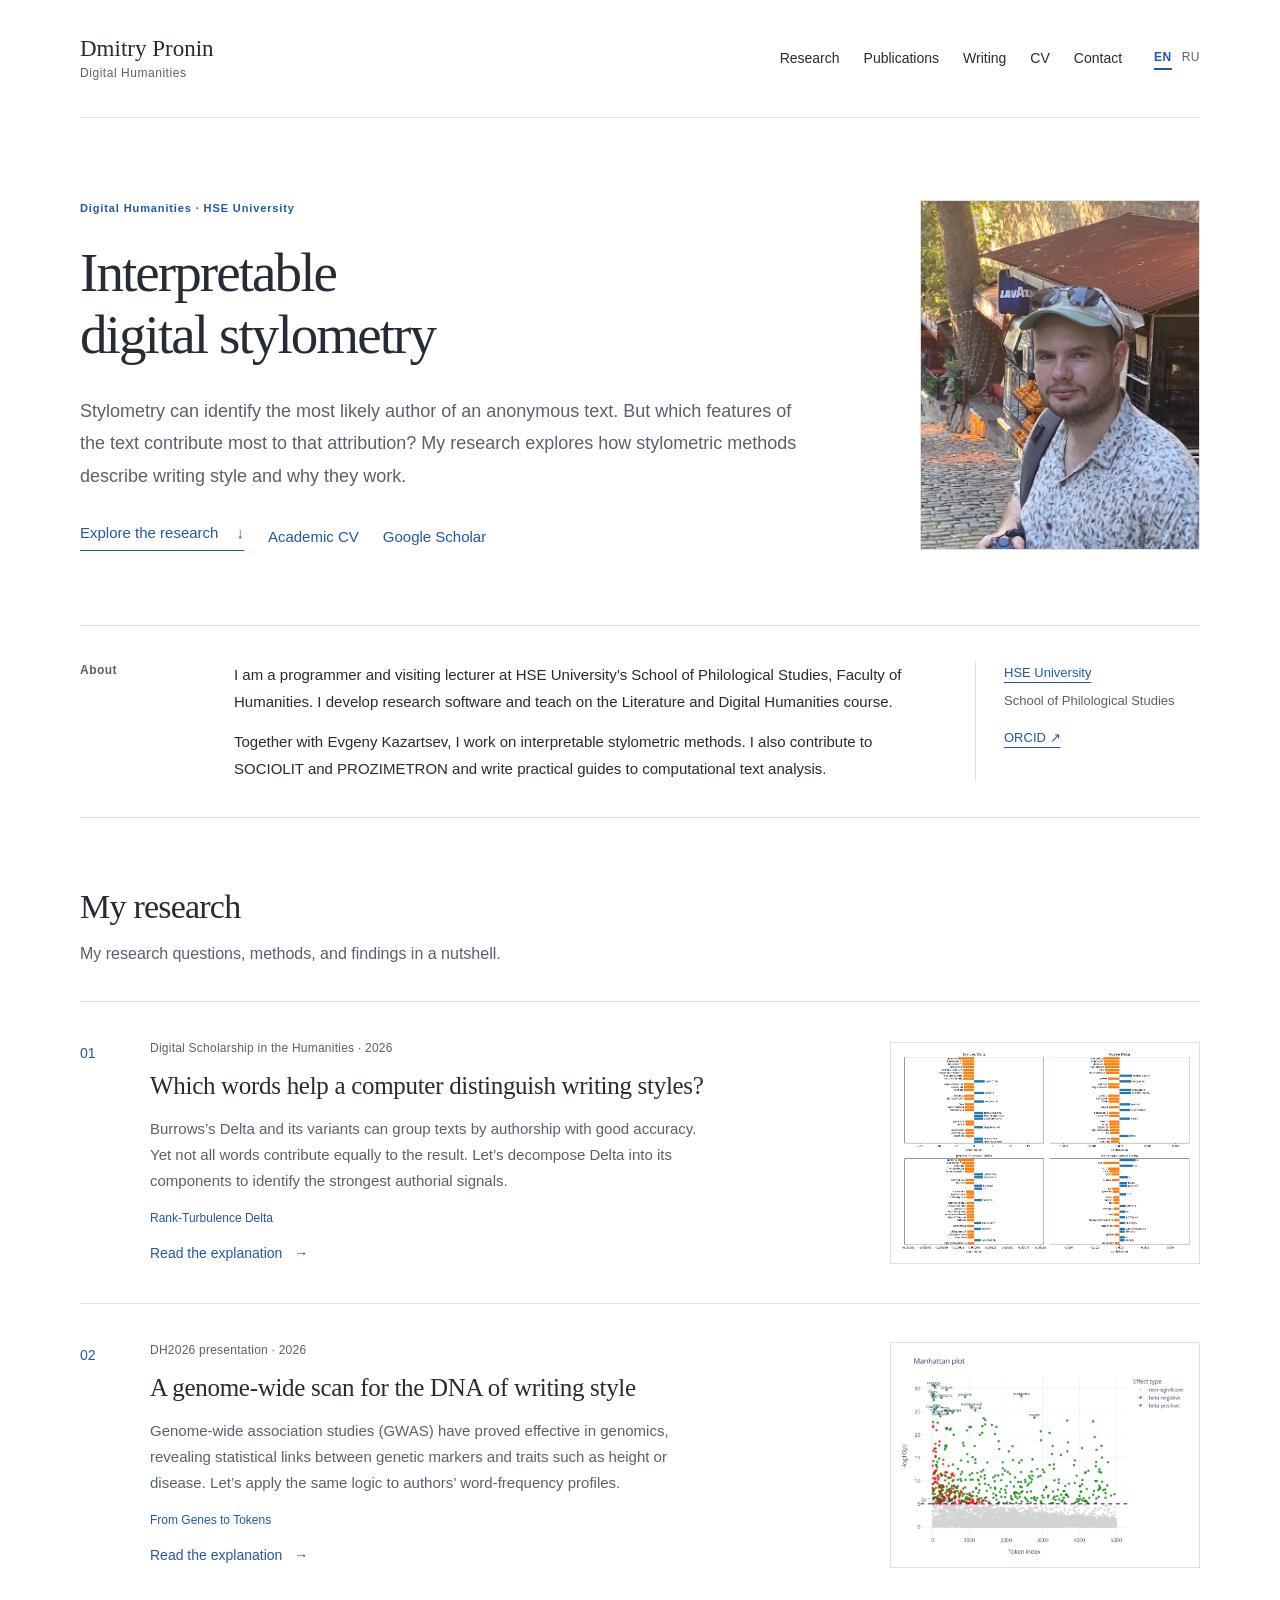
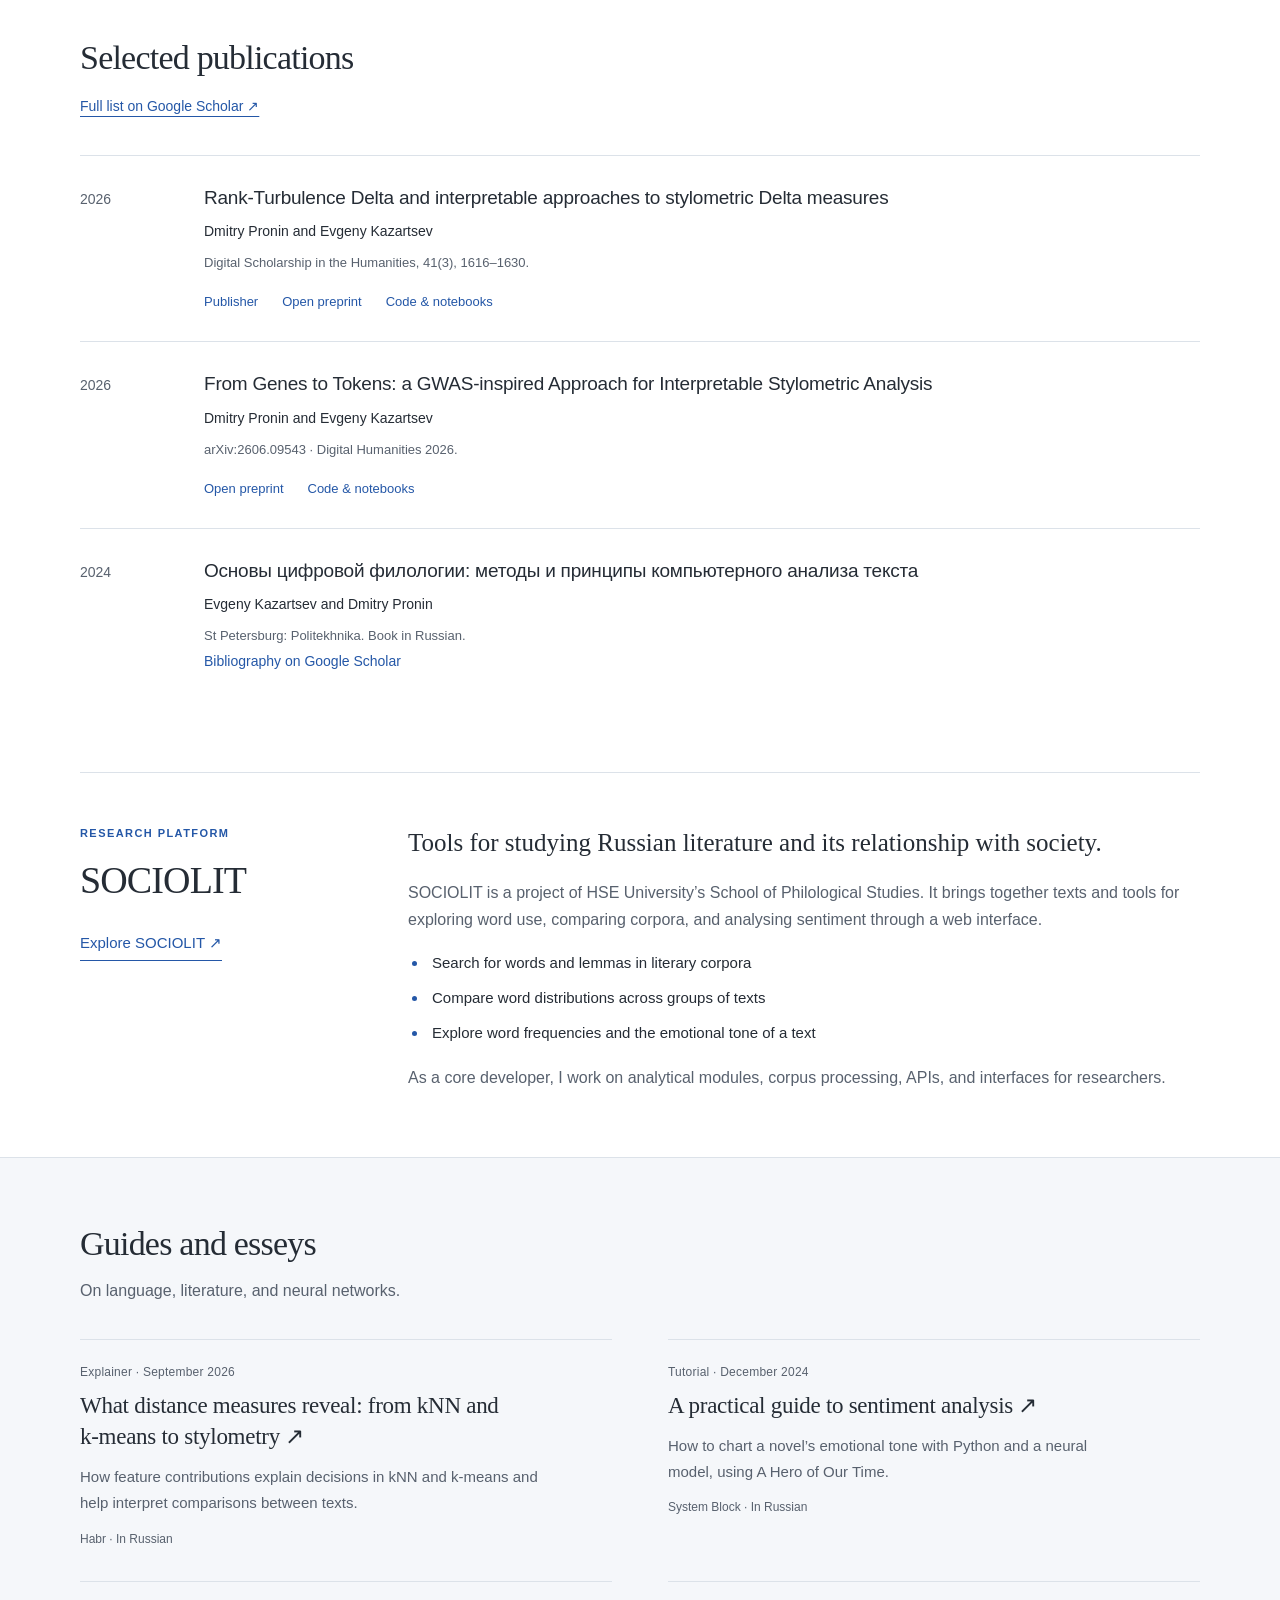
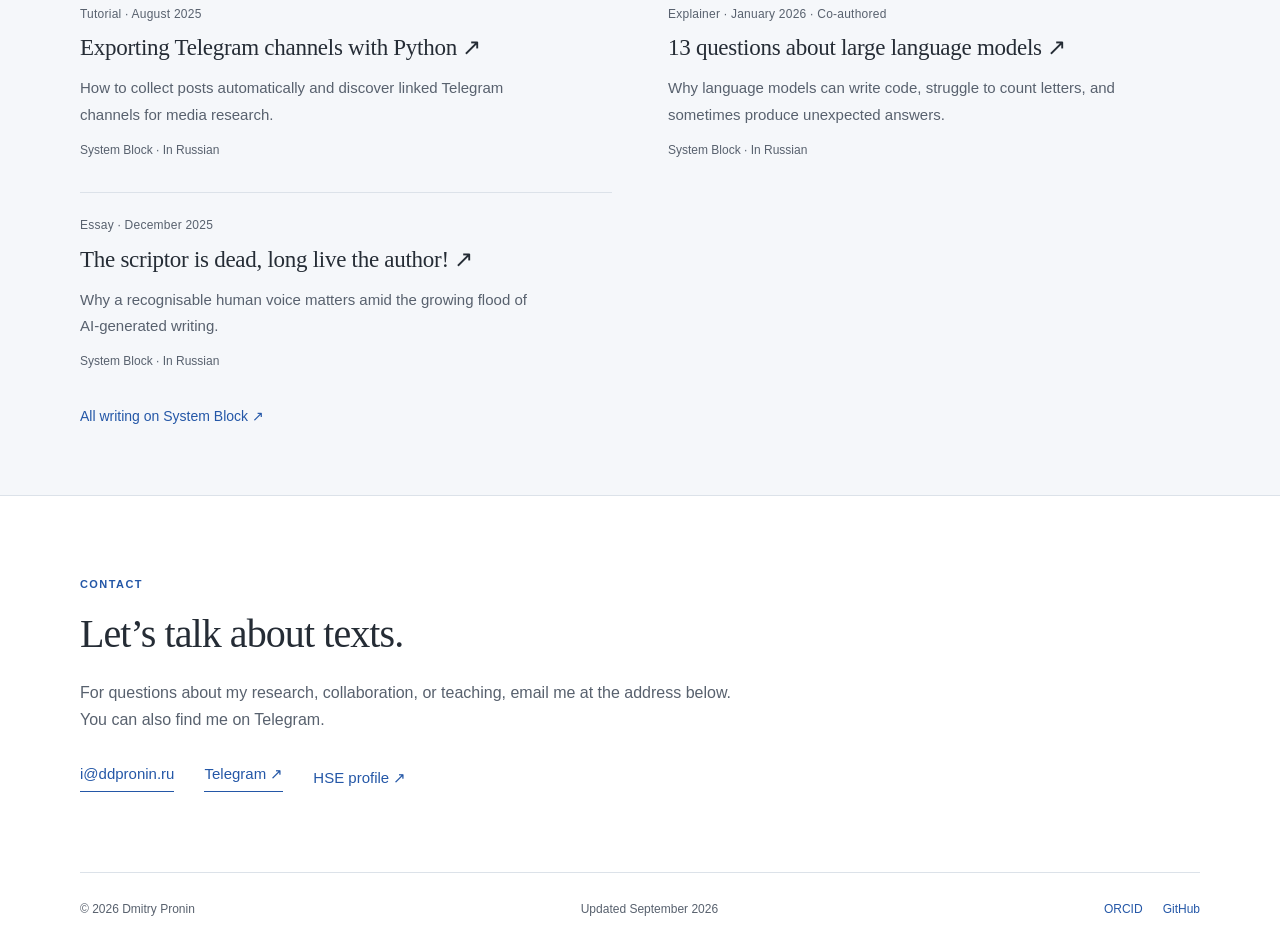
<file: index.html>
<!doctype html><html lang="en"><head><meta charset="utf-8"><meta name="viewport" content="width=device-width,initial-scale=1"><title>Dmitry Pronin | Interpretable Digital Stylometry</title><meta name="description" content="Stylometry can identify the most likely author of an anonymous text. But which features of the text contribute most to that attribution? My research explores how stylometric methods describe writing style and why they work."><meta name="google-site-verification" content="-tZKN1_AK3pRdSizpO0ij21z4VwoRTKR8ajikITCX8Q"><meta name="theme-color" content="#ffffff"><meta property="og:type" content="website"><meta property="og:title" content="Dmitry Pronin | Interpretable Digital Stylometry"><meta property="og:description" content="Stylometry can identify the most likely author of an anonymous text. But which features of the text contribute most to that attribution? My research explores how stylometric methods describe writing style and why they work."><meta property="og:locale" content="en_US"><link rel="canonical" href="https://ddpronin.github.io/"><meta property="og:url" content="https://ddpronin.github.io/"><link rel="alternate" hreflang="en" href="https://ddpronin.github.io/"><link rel="alternate" hreflang="ru" href="https://ddpronin.github.io/ru/"><link rel="alternate" hreflang="x-default" href="https://ddpronin.github.io/"><link rel="icon" href="./assets/favicon.svg" type="image/svg+xml"><link rel="stylesheet" href="./assets/style.css?v=4"><script defer src="./assets/site.js"></script><script type="application/ld+json">{"@context":"https://schema.org","@type":"ProfilePage","name":"Dmitry Pronin | Interpretable Digital Stylometry","inLanguage":"en","url":"https://ddpronin.github.io/","mainEntity":{"@type":"Person","name":"Dmitry Pronin","alternateName":"Дмитрий Пронин","email":"i@ddpronin.ru","image":"https://ddpronin.github.io/assets/dmitry-pronin.jpg?v=2","sameAs":["https://www.hse.ru/org/persons/848712523/","https://orcid.org/0009-0001-0521-1849","https://scholar.google.com/citations?user=V0GgjkYAAAAJ","https://github.com/DDPronin"],"affiliation":{"@type":"Organization","name":"HSE University"}}}</script><!-- Google tag (gtag.js) -->
<script async src="https://www.googletagmanager.com/gtag/js?id=G-VGW93F30CH"></script>
<script>
  window.dataLayer = window.dataLayer || [];
  function gtag(){dataLayer.push(arguments);}
  gtag('js', new Date());
  gtag('config', 'G-VGW93F30CH');
</script></head><body><a class="skip" href="#main">Skip to content</a><header class="header wrap"><a class="wordmark" href="./index.html">Dmitry Pronin<span>Digital Humanities</span></a><nav aria-label="Main navigation"><a href="./index.html#research">Research</a><a href="./index.html#publications">Publications</a><a href="./index.html#writing">Writing</a><a href="./cv/index.html">CV</a><a href="./index.html#contact">Contact</a></nav><div class="languages" aria-label="Language"><a href="./index.html" lang="en" hreflang="en" aria-current="page">EN</a><a href="./ru/index.html" lang="ru" hreflang="ru" >RU</a></div></header><main id="main">
  <section class="hero wrap"><div class="hero-copy"><p class="eyebrow">Digital Humanities · HSE University</p><h1>Interpretable<br>digital stylometry</h1><p class="intro">Stylometry can identify the most likely author of an anonymous text. But which features of the text contribute most to that attribution? My research explores how stylometric methods describe writing style and why they work.</p><div class="hero-links"><a class="primary-link" href="#research">Explore the research <span aria-hidden="true">↓</span></a><a href="./cv/index.html">Academic CV</a><a href="https://scholar.google.com/citations?user=V0GgjkYAAAAJ">Google Scholar</a></div></div><figure class="portrait"><img src="./assets/dmitry-pronin.jpg?v=2" alt="Dmitry Pronin holding a camera outdoors" width="1179" height="1701" fetchpriority="high"></figure></section>
  <section class="about wrap" aria-labelledby="about-title"><h2 class="section-label" id="about-title">About</h2><div><p>I am a programmer and visiting lecturer at HSE University’s School of Philological Studies, Faculty of Humanities. I develop research software and teach on the Literature and Digital Humanities course.</p><p>Together with Evgeny Kazartsev, I work on interpretable stylometric methods. I also contribute to SOCIOLIT and PROZIMETRON and write practical guides to computational text analysis.</p></div><aside><a href="https://www.hse.ru/org/persons/848712523/">HSE University</a><p>School of Philological Studies</p><a href="https://orcid.org/0009-0001-0521-1849">ORCID ↗</a></aside></section>
  <section class="research-section wrap" id="research"><div class="section-heading"><h2>My research</h2><p>My research questions, methods, and findings in a nutshell.</p></div><article class="research-row"><div class="research-number">01</div><div class="research-copy"><p class="meta">Digital Scholarship in the Humanities · 2026</p><h3><a href="./research/rank-turbulence-delta/index.html">Which words help a computer distinguish writing styles?</a></h3><p>Burrows’s Delta and its variants can group texts by authorship with good accuracy. Yet not all words contribute equally to the result. Let’s decompose Delta into its components to identify the strongest authorial signals.</p><p class="method-name">Rank-Turbulence Delta</p><a class="read-link" href="./research/rank-turbulence-delta/index.html">Read the explanation <span aria-hidden="true">→</span></a></div><a class="research-image" href="./research/rank-turbulence-delta/index.html" tabindex="-1" aria-hidden="true"><img src="./assets/rank-russian.png" alt="" width="4457" height="3120" loading="lazy"></a></article><article class="research-row"><div class="research-number">02</div><div class="research-copy"><p class="meta">DH2026 presentation · 2026</p><h3><a href="./research/from-genes-to-tokens/index.html">A genome-wide scan for the DNA of writing style</a></h3><p>Genome-wide association studies (GWAS) have proved effective in genomics, revealing statistical links between genetic markers and traits such as height or disease. Let’s apply the same logic to authors’ word-frequency profiles.</p><p class="method-name">From Genes to Tokens</p><a class="read-link" href="./research/from-genes-to-tokens/index.html">Read the explanation <span aria-hidden="true">→</span></a></div><a class="research-image" href="./research/from-genes-to-tokens/index.html" tabindex="-1" aria-hidden="true"><img src="./assets/gwas-tolstoy.png" alt="" width="3500" height="2500" loading="lazy"></a></article></section>
  <section class="wrap publications-section" id="publications"><div class="section-heading"><h2>Selected publications</h2><a href="https://scholar.google.com/citations?user=V0GgjkYAAAAJ">Full list on Google Scholar ↗</a></div><div class="pub-list"><article class="publication"><span class="year">2026</span><div><h3><a href="https://doi.org/10.1093/llc/fqag072">Rank-Turbulence Delta and interpretable approaches to stylometric Delta measures</a></h3><p>Dmitry Pronin and Evgeny Kazartsev</p><p class="venue">Digital Scholarship in the Humanities, 41(3), 1616–1630.</p><div class="resource-links"><a href="https://doi.org/10.1093/llc/fqag072">Publisher</a><a href="https://arxiv.org/abs/2604.19499">Open preprint</a><a href="https://github.com/DDPronin/Rank-Turbulence-Delta">Code & notebooks</a></div></div></article><article class="publication"><span class="year">2026</span><div><h3><a href="https://arxiv.org/abs/2606.09543">From Genes to Tokens: a GWAS-inspired Approach for Interpretable Stylometric Analysis</a></h3><p>Dmitry Pronin and Evgeny Kazartsev</p><p class="venue">arXiv:2606.09543 · Digital Humanities 2026.</p><div class="resource-links"><a href="https://arxiv.org/abs/2606.09543">Open preprint</a><a href="https://github.com/DDPronin/GWAS-stylometry">Code & notebooks</a></div></div></article><article class="publication"><span class="year">2024</span><div><h3>Основы цифровой филологии: методы и принципы компьютерного анализа текста</h3><p>Evgeny Kazartsev and Dmitry Pronin</p><p class="venue">St Petersburg: Politekhnika. Book in Russian.</p><a class="read-link" href="https://scholar.google.com/citations?user=V0GgjkYAAAAJ">Bibliography on Google Scholar</a></div></article></div></section>
  <section class="platform-section wrap" id="sociolit"><div><p class="eyebrow">Research platform</p><h2>SOCIOLIT</h2><a class="primary-link" href="https://sociolit.ru/">Explore SOCIOLIT ↗</a></div><div class="platform-copy"><p class="platform-intro">Tools for studying Russian literature and its relationship with society.</p><p>SOCIOLIT is a project of HSE University’s School of Philological Studies. It brings together texts and tools for exploring word use, comparing corpora, and analysing sentiment through a web interface.</p><ul><li>Search for words and lemmas in literary corpora</li><li>Compare word distributions across groups of texts</li><li>Explore word frequencies and the emotional tone of a text</li></ul><p>As a core developer, I work on analytical modules, corpus processing, APIs, and interfaces for researchers.</p></div></section>
  <section class="writing-section" id="writing"><div class="wrap"><div class="section-heading"><h2>Guides and esseys</h2><p>On language, literature, and neural networks.</p></div><div class="writing-grid"><article><p class="meta">Explainer · September 2026</p><h3><a href="https://habr.com/ru/articles/1088162/">What distance measures reveal: from kNN and k-means to stylometry <span aria-hidden="true">↗</span></a></h3><p class="writing-summary">How feature contributions explain decisions in kNN and k-means and help interpret comparisons between texts.</p><p class="publication-name">Habr · In Russian</p></article><article><p class="meta">Tutorial · December 2024</p><h3><a href="https://sysblok.ru/courses/kak-provesti-analiz-tonalnosti-teksta/">A practical guide to sentiment analysis <span aria-hidden="true">↗</span></a></h3><p class="writing-summary">How to chart a novel’s emotional tone with Python and a neural model, using A Hero of Our Time.</p><p class="publication-name">System Block · In Russian</p></article><article><p class="meta">Tutorial · August 2025</p><h3><a href="https://sysblok.ru/courses/kak-skachat-ves-telegram-avtomatizacija-vygruzki-kanalov-s-pomoshhju-python/">Exporting Telegram channels with Python <span aria-hidden="true">↗</span></a></h3><p class="writing-summary">How to collect posts automatically and discover linked Telegram channels for media research.</p><p class="publication-name">System Block · In Russian</p></article><article><p class="meta">Explainer · January 2026 · Co-authored</p><h3><a href="https://sysblok.ru/ai/llm/">13 questions about large language models <span aria-hidden="true">↗</span></a></h3><p class="writing-summary">Why language models can write code, struggle to count letters, and sometimes produce unexpected answers.</p><p class="publication-name">System Block · In Russian</p></article><article><p class="meta">Essay · December 2025</p><h3><a href="https://sysblok.ru/blog/blog_dmitrii_pronin/skriptor-umer-da-zdravstvuet-avtor-est-li-mesto-chelovecheskomu-tekstu-v-jepohu-bolshih-jazykovyh-modelej/">The scriptor is dead, long live the author! <span aria-hidden="true">↗</span></a></h3><p class="writing-summary">Why a recognisable human voice matters amid the growing flood of AI-generated writing.</p><p class="publication-name">System Block · In Russian</p></article></div><a class="read-link" href="https://sysblok.ru/author/dmitrii_pronin/">All writing on System Block ↗</a></div></section>
  <section class="wrap contact-section" id="contact"><p class="eyebrow">Contact</p><h2>Let’s talk about texts.</h2><p>For questions about my research, collaboration, or teaching, email me at the address below. You can also find me on Telegram.</p><div class="hero-links"><a class="primary-link" href="mailto:i@ddpronin.ru">i@ddpronin.ru</a><a class="primary-link" href="https://t.me/DDPronin">Telegram ↗</a><a href="https://www.hse.ru/org/persons/848712523/">HSE profile ↗</a></div></section></main><footer class="wrap footer"><span>© 2026 Dmitry Pronin</span><span>Updated September 2026</span><div><a href="https://orcid.org/0009-0001-0521-1849">ORCID</a><a href="https://github.com/DDPronin">GitHub</a></div></footer></body></html>
</file>
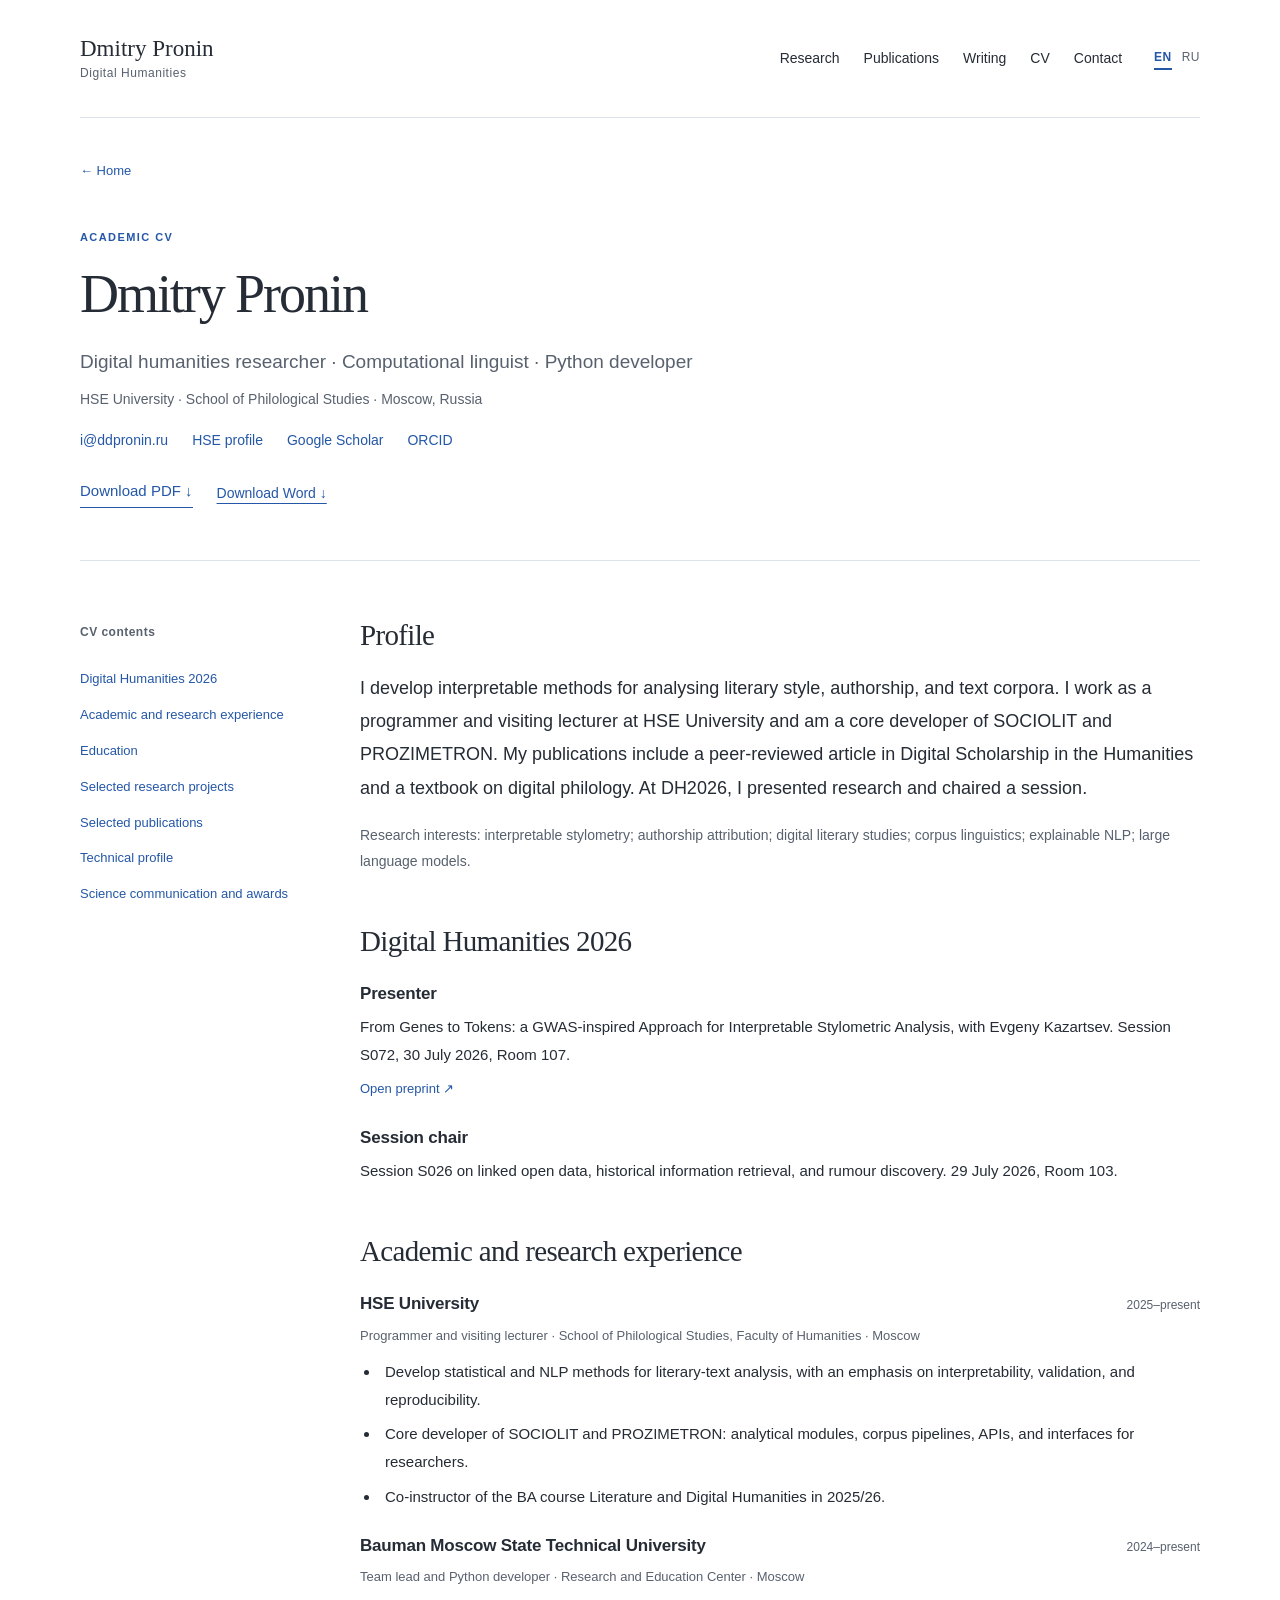
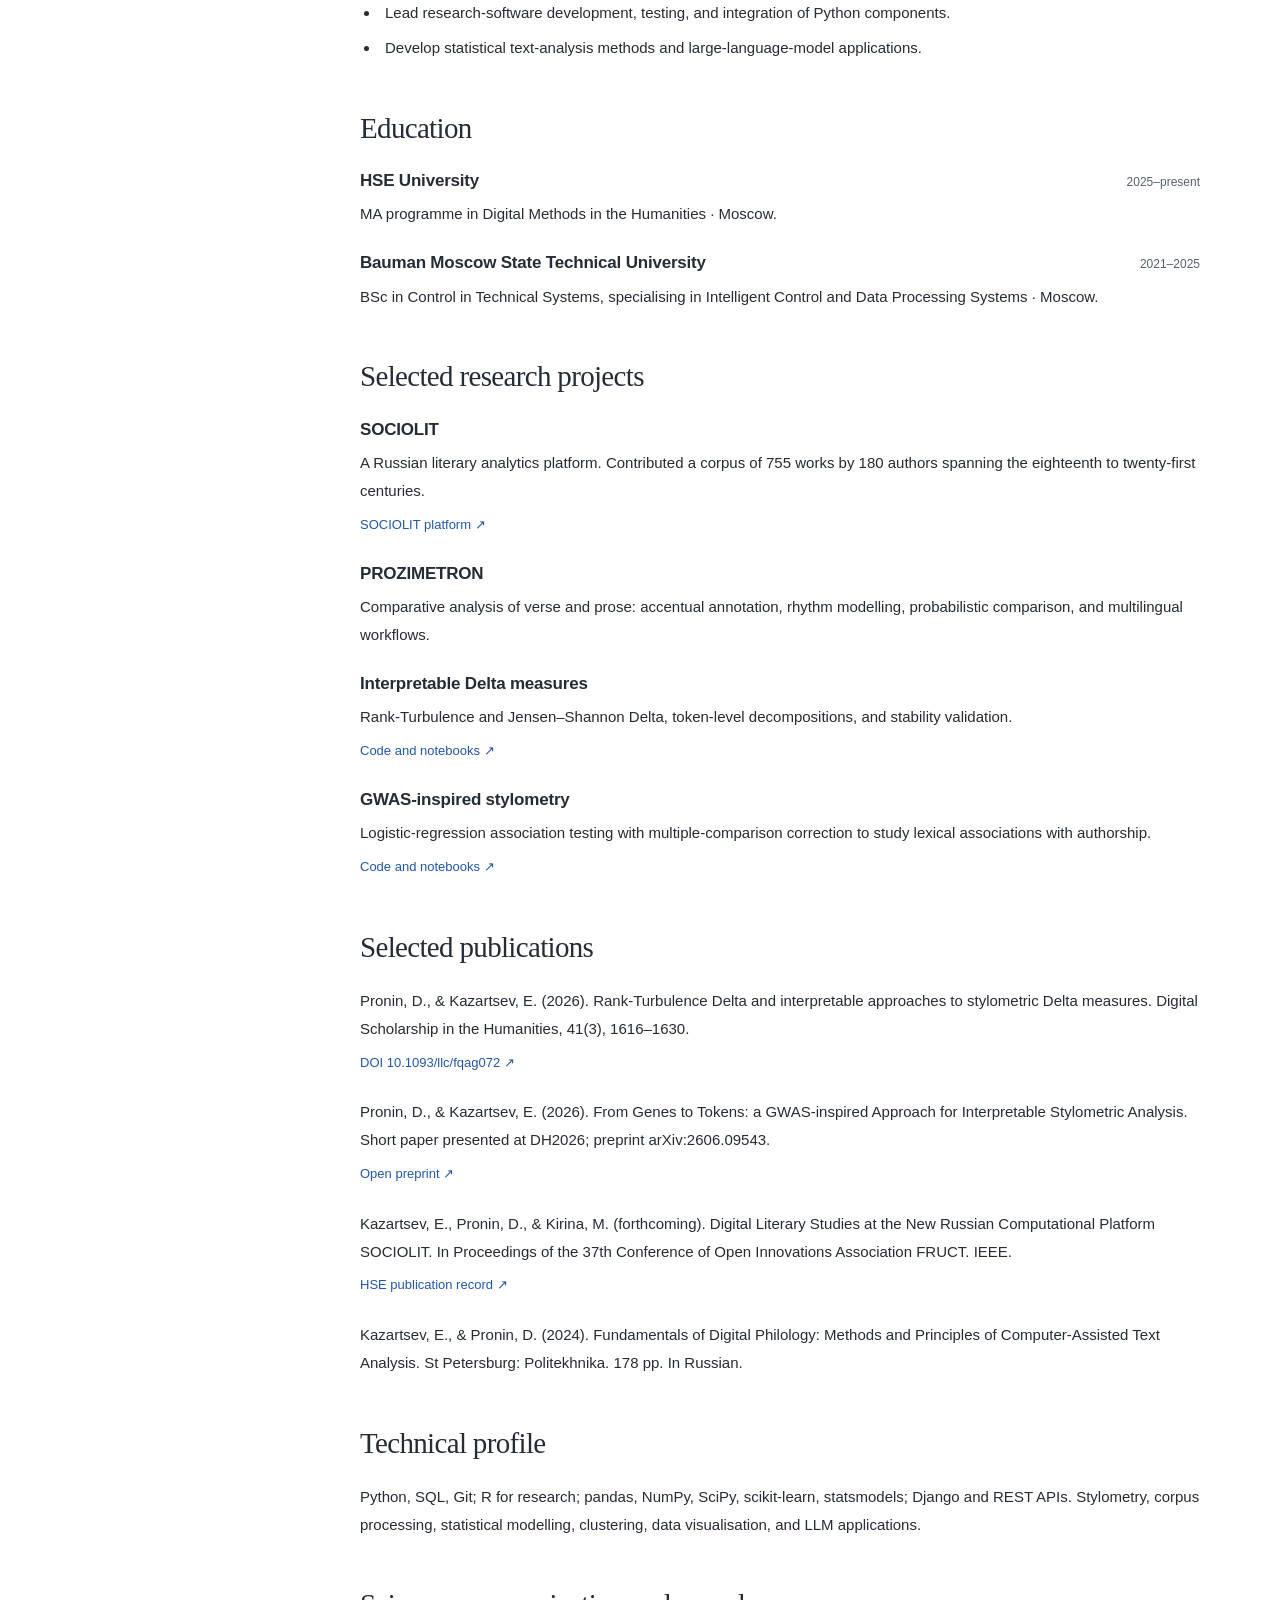
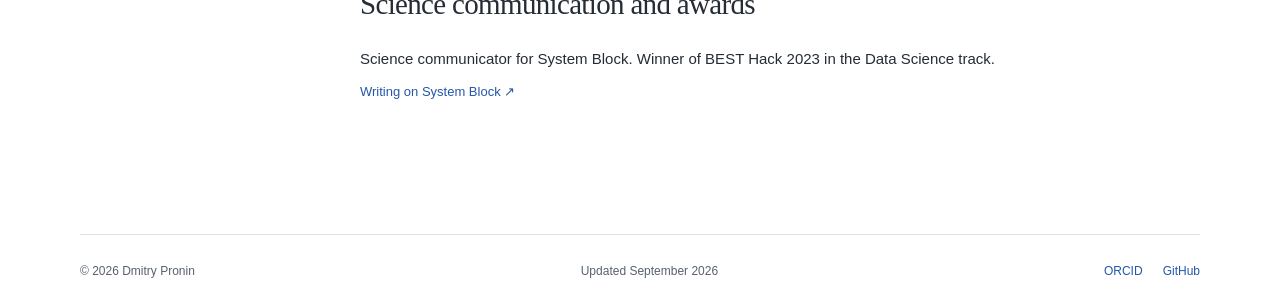
<file: cv/index.html>
<!doctype html><html lang="en"><head><meta charset="utf-8"><meta name="viewport" content="width=device-width,initial-scale=1"><title>Dmitry Pronin — Academic CV</title><meta name="description" content="I develop interpretable methods for analysing literary style, authorship, and text corpora. I work as a programmer and visiting lecturer at HSE University and am a core developer of SOCIOLIT and PROZIMETRON. My publications include a peer-reviewed article in Digital Scholarship in the Humanities and a textbook on digital philology. At DH2026, I presented research and chaired a session."><meta name="google-site-verification" content="-tZKN1_AK3pRdSizpO0ij21z4VwoRTKR8ajikITCX8Q"><meta name="theme-color" content="#ffffff"><meta property="og:type" content="website"><meta property="og:title" content="Dmitry Pronin — Academic CV"><meta property="og:description" content="I develop interpretable methods for analysing literary style, authorship, and text corpora. I work as a programmer and visiting lecturer at HSE University and am a core developer of SOCIOLIT and PROZIMETRON. My publications include a peer-reviewed article in Digital Scholarship in the Humanities and a textbook on digital philology. At DH2026, I presented research and chaired a session."><meta property="og:locale" content="en_US"><link rel="canonical" href="https://ddpronin.github.io/cv/"><meta property="og:url" content="https://ddpronin.github.io/cv/"><link rel="alternate" hreflang="en" href="https://ddpronin.github.io/cv/"><link rel="alternate" hreflang="ru" href="https://ddpronin.github.io/ru/cv/"><link rel="alternate" hreflang="x-default" href="https://ddpronin.github.io/cv/"><link rel="icon" href="../assets/favicon.svg" type="image/svg+xml"><link rel="stylesheet" href="../assets/style.css?v=4"><script defer src="../assets/site.js"></script><script type="application/ld+json">{"@context":"https://schema.org","@type":"ProfilePage","name":"Dmitry Pronin — Academic CV","inLanguage":"en","url":"https://ddpronin.github.io/cv/","mainEntity":{"@type":"Person","name":"Dmitry Pronin","alternateName":"Дмитрий Пронин","email":"i@ddpronin.ru","image":"https://ddpronin.github.io/assets/dmitry-pronin.jpg?v=2","sameAs":["https://www.hse.ru/org/persons/848712523/","https://orcid.org/0009-0001-0521-1849","https://scholar.google.com/citations?user=V0GgjkYAAAAJ","https://github.com/DDPronin"],"affiliation":{"@type":"Organization","name":"HSE University"}}}</script><!-- Google tag (gtag.js) -->
<script async src="https://www.googletagmanager.com/gtag/js?id=G-VGW93F30CH"></script>
<script>
  window.dataLayer = window.dataLayer || [];
  function gtag(){dataLayer.push(arguments);}
  gtag('js', new Date());
  gtag('config', 'G-VGW93F30CH');
</script></head><body><a class="skip" href="#main">Skip to content</a><header class="header wrap"><a class="wordmark" href="../index.html">Dmitry Pronin<span>Digital Humanities</span></a><nav aria-label="Main navigation"><a href="../index.html#research">Research</a><a href="../index.html#publications">Publications</a><a href="../index.html#writing">Writing</a><a href="../cv/index.html">CV</a><a href="../index.html#contact">Contact</a></nav><div class="languages" aria-label="Language"><a href="../cv/index.html" lang="en" hreflang="en" aria-current="page">EN</a><a href="../ru/cv/index.html" lang="ru" hreflang="ru" >RU</a></div></header><main id="main">
  <header class="article-header wrap cv-header"><a class="back-link" href="../index.html">← Home</a><p class="eyebrow">Academic CV</p><h1>Dmitry Pronin</h1><p class="cv-tagline">Digital humanities researcher · Computational linguist · Python developer</p><p class="cv-affiliation">HSE University · School of Philological Studies · Moscow, Russia</p><div class="resource-links"><a href="mailto:i@ddpronin.ru">i@ddpronin.ru</a><a href="https://www.hse.ru/org/persons/848712523/">HSE profile</a><a href="https://scholar.google.com/citations?user=V0GgjkYAAAAJ">Google Scholar</a><a href="https://orcid.org/0009-0001-0521-1849">ORCID</a></div><div class="cv-downloads"><a class="primary-link" href="../cv-files/Dmitry-Pronin-CV-EN.pdf" download>Download PDF ↓</a><a href="../cv-files/Dmitry-Pronin-CV-EN.docx" download>Download Word ↓</a></div></header>
  <div class="article-body wrap"><aside class="article-toc"><span class="section-label">CV contents</span><nav aria-label="CV sections"><a href="#conference">Digital Humanities 2026</a><a href="#experience">Academic and research experience</a><a href="#education">Education</a><a href="#projects">Selected research projects</a><a href="#publications">Selected publications</a><a href="#skills">Technical profile</a><a href="#activity">Science communication and awards</a></nav></aside><div class="article-content cv-content"><section id="profile"><h2>Profile</h2><p class="lead">I develop interpretable methods for analysing literary style, authorship, and text corpora. I work as a programmer and visiting lecturer at HSE University and am a core developer of SOCIOLIT and PROZIMETRON. My publications include a peer-reviewed article in Digital Scholarship in the Humanities and a textbook on digital philology. At DH2026, I presented research and chaired a session.</p><p class="cv-interests">Research interests: interpretable stylometry; authorship attribution; digital literary studies; corpus linguistics; explainable NLP; large language models.</p></section><section id="conference"><h2>Digital Humanities 2026</h2><article class="cv-entry"><div class="cv-entry-heading"><h3>Presenter</h3></div><p>From Genes to Tokens: a GWAS-inspired Approach for Interpretable Stylometric Analysis, with Evgeny Kazartsev. Session S072, 30 July 2026, Room 107.</p><a class="read-link" href="https://arxiv.org/abs/2606.09543">Open preprint ↗</a></article><article class="cv-entry"><div class="cv-entry-heading"><h3>Session chair</h3></div><p>Session S026 on linked open data, historical information retrieval, and rumour discovery. 29 July 2026, Room 103.</p></article></section><section id="experience"><h2>Academic and research experience</h2><article class="cv-entry"><div class="cv-entry-heading"><h3>HSE University</h3><span>2025–present</span></div><p class="cv-subtitle">Programmer and visiting lecturer · School of Philological Studies, Faculty of Humanities · Moscow</p><ul><li>Develop statistical and NLP methods for literary-text analysis, with an emphasis on interpretability, validation, and reproducibility.</li><li>Core developer of SOCIOLIT and PROZIMETRON: analytical modules, corpus pipelines, APIs, and interfaces for researchers.</li><li>Co-instructor of the BA course Literature and Digital Humanities in 2025/26.</li></ul></article><article class="cv-entry"><div class="cv-entry-heading"><h3>Bauman Moscow State Technical University</h3><span>2024–present</span></div><p class="cv-subtitle">Team lead and Python developer · Research and Education Center · Moscow</p><ul><li>Lead research-software development, testing, and integration of Python components.</li><li>Develop statistical text-analysis methods and large-language-model applications.</li></ul></article></section><section id="education"><h2>Education</h2><article class="cv-entry"><div class="cv-entry-heading"><h3>HSE University</h3><span>2025–present</span></div><p>MA programme in Digital Methods in the Humanities · Moscow.</p></article><article class="cv-entry"><div class="cv-entry-heading"><h3>Bauman Moscow State Technical University</h3><span>2021–2025</span></div><p>BSc in Control in Technical Systems, specialising in Intelligent Control and Data Processing Systems · Moscow.</p></article></section><section id="projects"><h2>Selected research projects</h2><article class="cv-entry"><div class="cv-entry-heading"><h3>SOCIOLIT</h3></div><p>A Russian literary analytics platform. Contributed a corpus of 755 works by 180 authors spanning the eighteenth to twenty-first centuries.</p><a class="read-link" href="https://sociolit.ru/">SOCIOLIT platform ↗</a></article><article class="cv-entry"><div class="cv-entry-heading"><h3>PROZIMETRON</h3></div><p>Comparative analysis of verse and prose: accentual annotation, rhythm modelling, probabilistic comparison, and multilingual workflows.</p></article><article class="cv-entry"><div class="cv-entry-heading"><h3>Interpretable Delta measures</h3></div><p>Rank-Turbulence and Jensen–Shannon Delta, token-level decompositions, and stability validation.</p><a class="read-link" href="https://github.com/DDPronin/Rank-Turbulence-Delta">Code and notebooks ↗</a></article><article class="cv-entry"><div class="cv-entry-heading"><h3>GWAS-inspired stylometry</h3></div><p>Logistic-regression association testing with multiple-comparison correction to study lexical associations with authorship.</p><a class="read-link" href="https://github.com/DDPronin/GWAS-stylometry">Code and notebooks ↗</a></article></section><section id="publications"><h2>Selected publications</h2><article class="cv-entry"><p>Pronin, D., & Kazartsev, E. (2026). Rank-Turbulence Delta and interpretable approaches to stylometric Delta measures. Digital Scholarship in the Humanities, 41(3), 1616–1630.</p><a class="read-link" href="https://doi.org/10.1093/llc/fqag072">DOI 10.1093/llc/fqag072 ↗</a></article><article class="cv-entry"><p>Pronin, D., & Kazartsev, E. (2026). From Genes to Tokens: a GWAS-inspired Approach for Interpretable Stylometric Analysis. Short paper presented at DH2026; preprint arXiv:2606.09543.</p><a class="read-link" href="https://arxiv.org/abs/2606.09543">Open preprint ↗</a></article><article class="cv-entry"><p>Kazartsev, E., Pronin, D., & Kirina, M. (forthcoming). Digital Literary Studies at the New Russian Computational Platform SOCIOLIT. In Proceedings of the 37th Conference of Open Innovations Association FRUCT. IEEE.</p><a class="read-link" href="https://publications.hse.ru/chapters/1025704970">HSE publication record ↗</a></article><article class="cv-entry"><p>Kazartsev, E., & Pronin, D. (2024). Fundamentals of Digital Philology: Methods and Principles of Computer-Assisted Text Analysis. St Petersburg: Politekhnika. 178 pp. In Russian.</p></article></section><section id="skills"><h2>Technical profile</h2><article class="cv-entry"><p>Python, SQL, Git; R for research; pandas, NumPy, SciPy, scikit-learn, statsmodels; Django and REST APIs. Stylometry, corpus processing, statistical modelling, clustering, data visualisation, and LLM applications.</p></article></section><section id="activity"><h2>Science communication and awards</h2><article class="cv-entry"><p>Science communicator for System Block. Winner of BEST Hack 2023 in the Data Science track.</p><a class="read-link" href="https://sysblok.ru/author/dmitrii_pronin/">Writing on System Block ↗</a></article></section></div></div></main><footer class="wrap footer"><span>© 2026 Dmitry Pronin</span><span>Updated September 2026</span><div><a href="https://orcid.org/0009-0001-0521-1849">ORCID</a><a href="https://github.com/DDPronin">GitHub</a></div></footer></body></html>
</file>
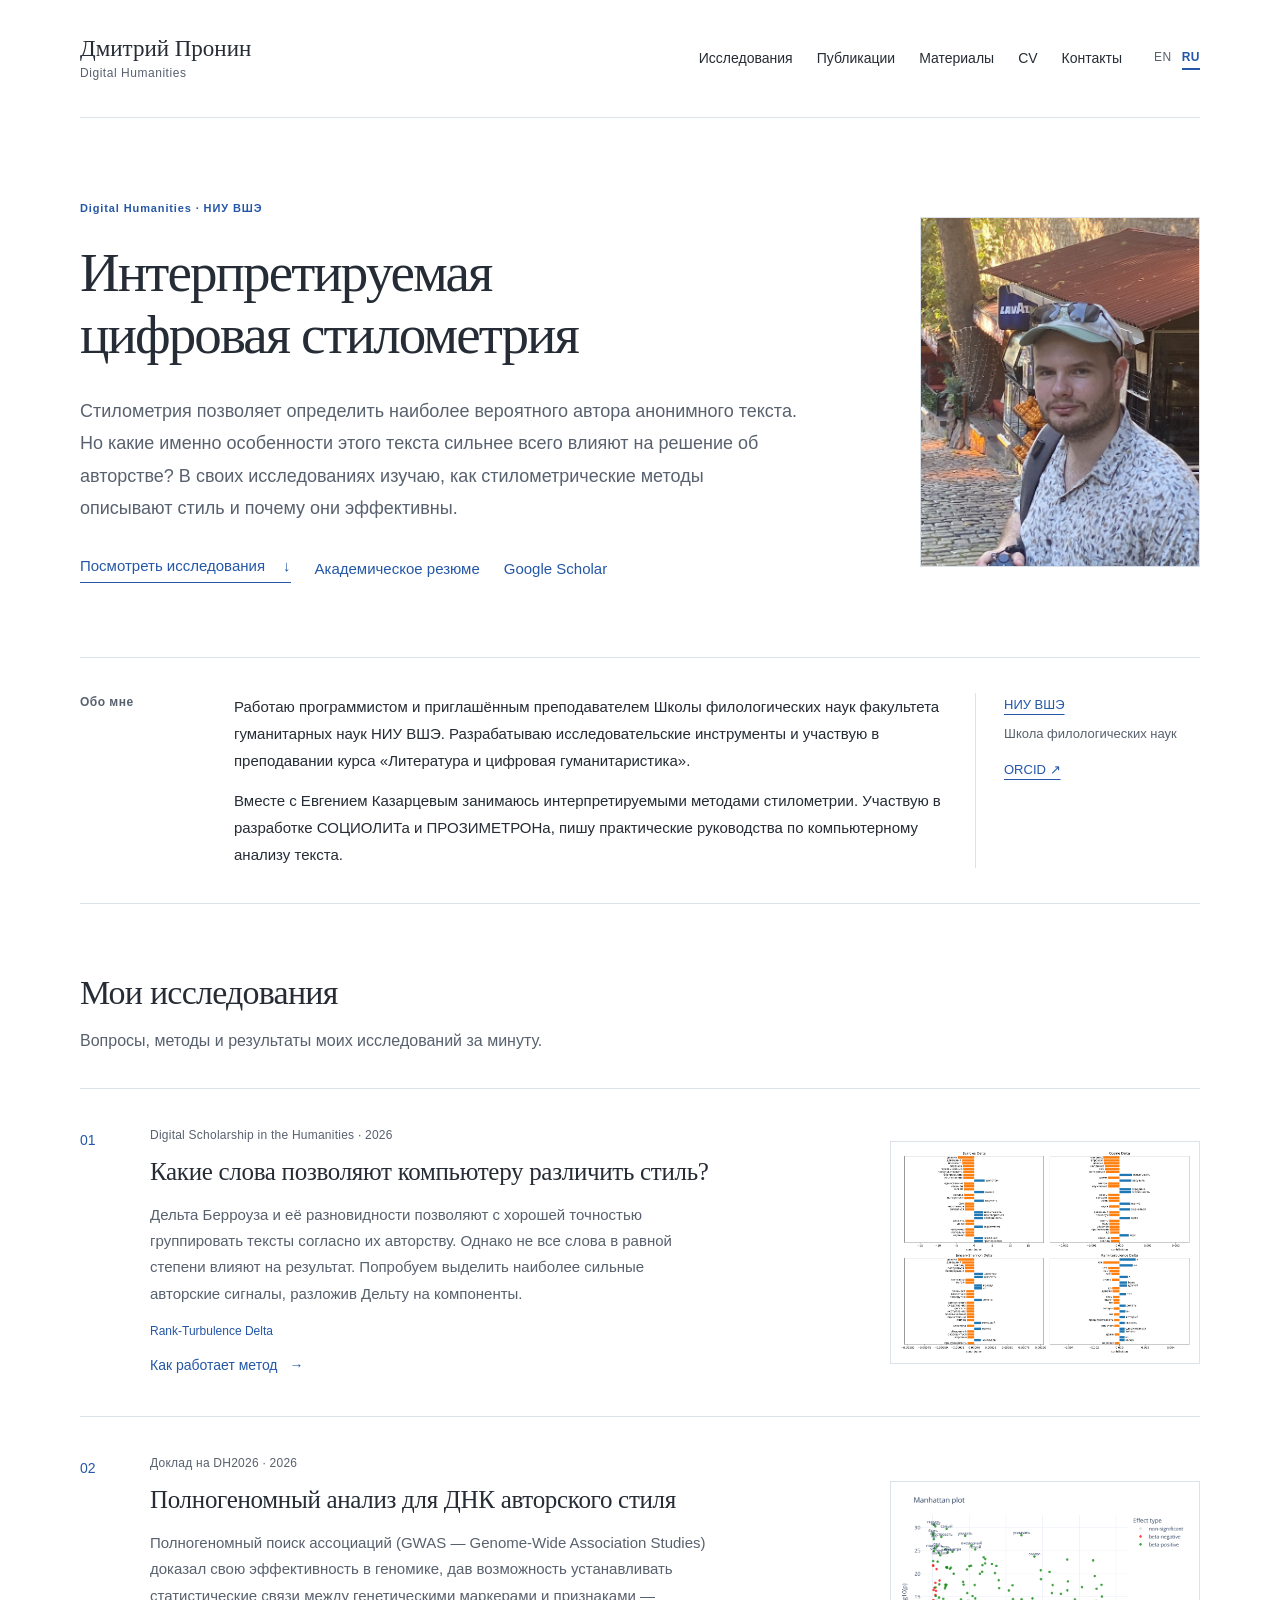
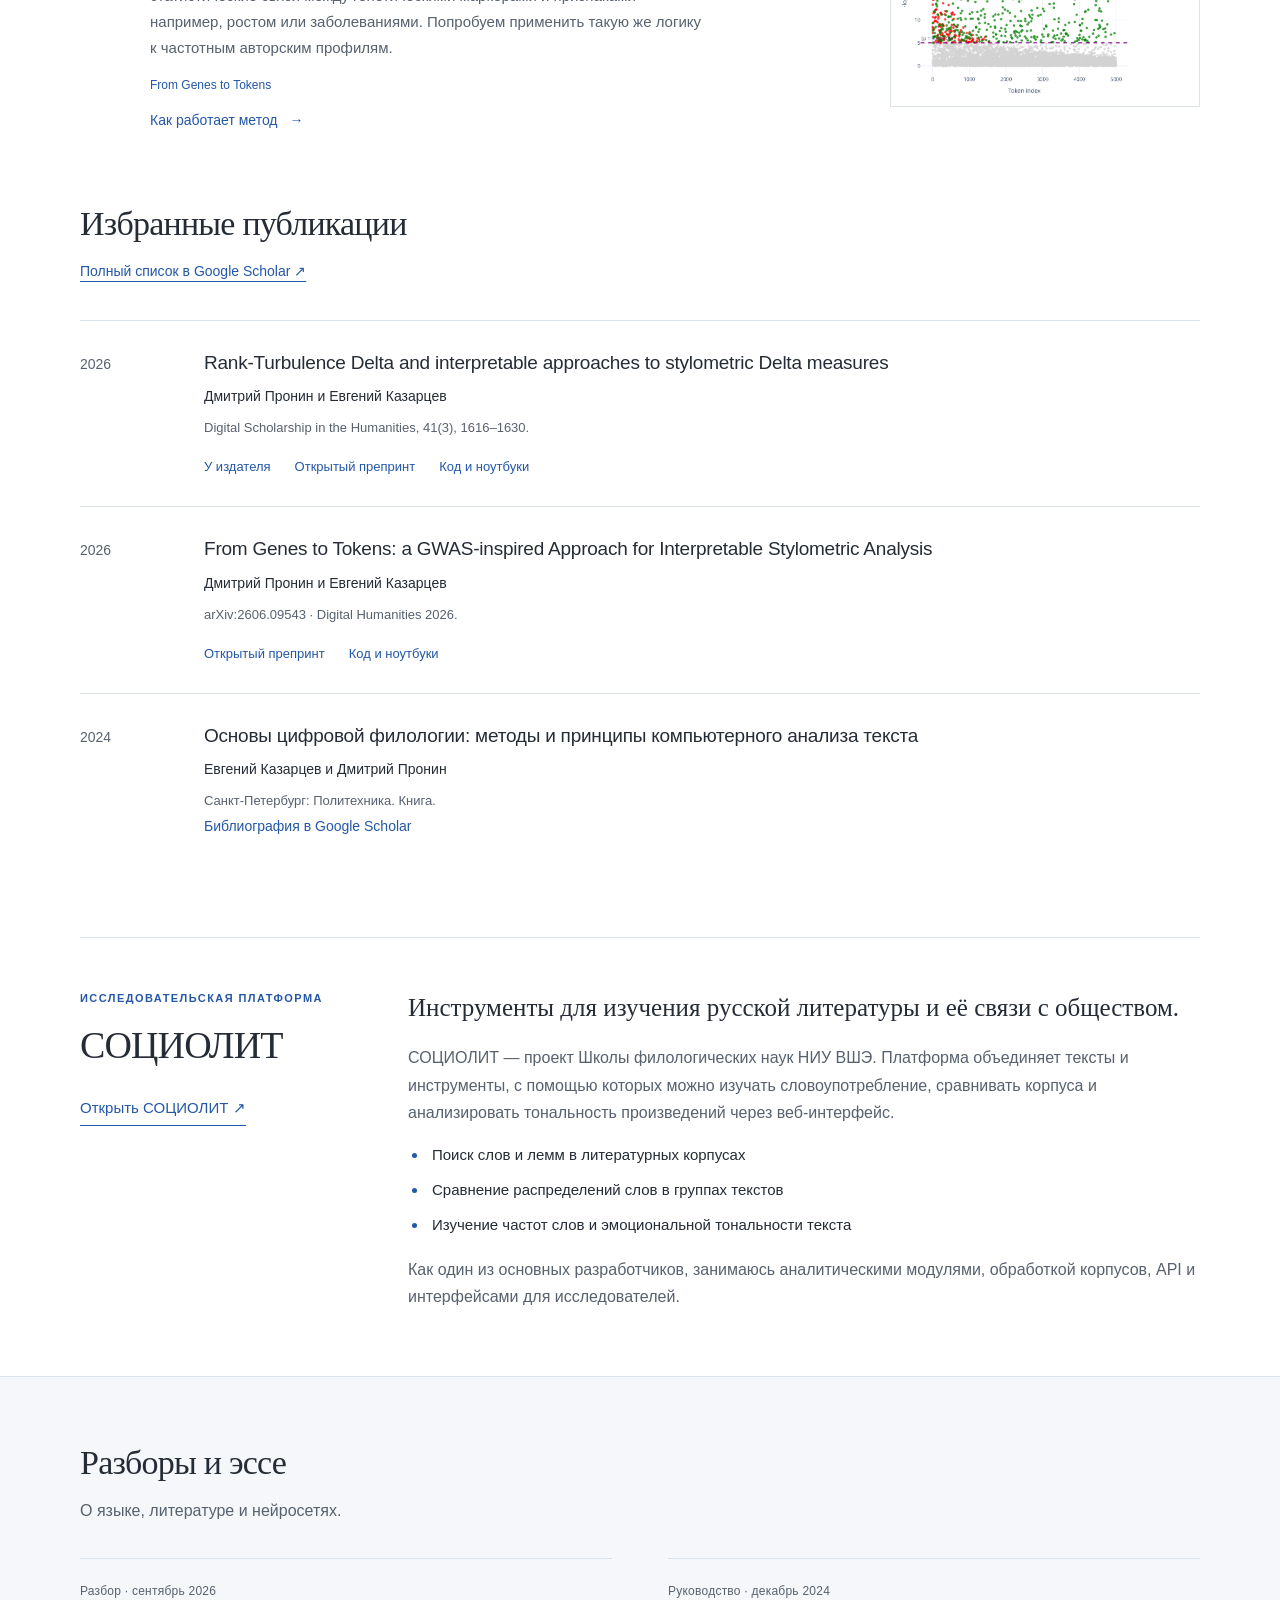
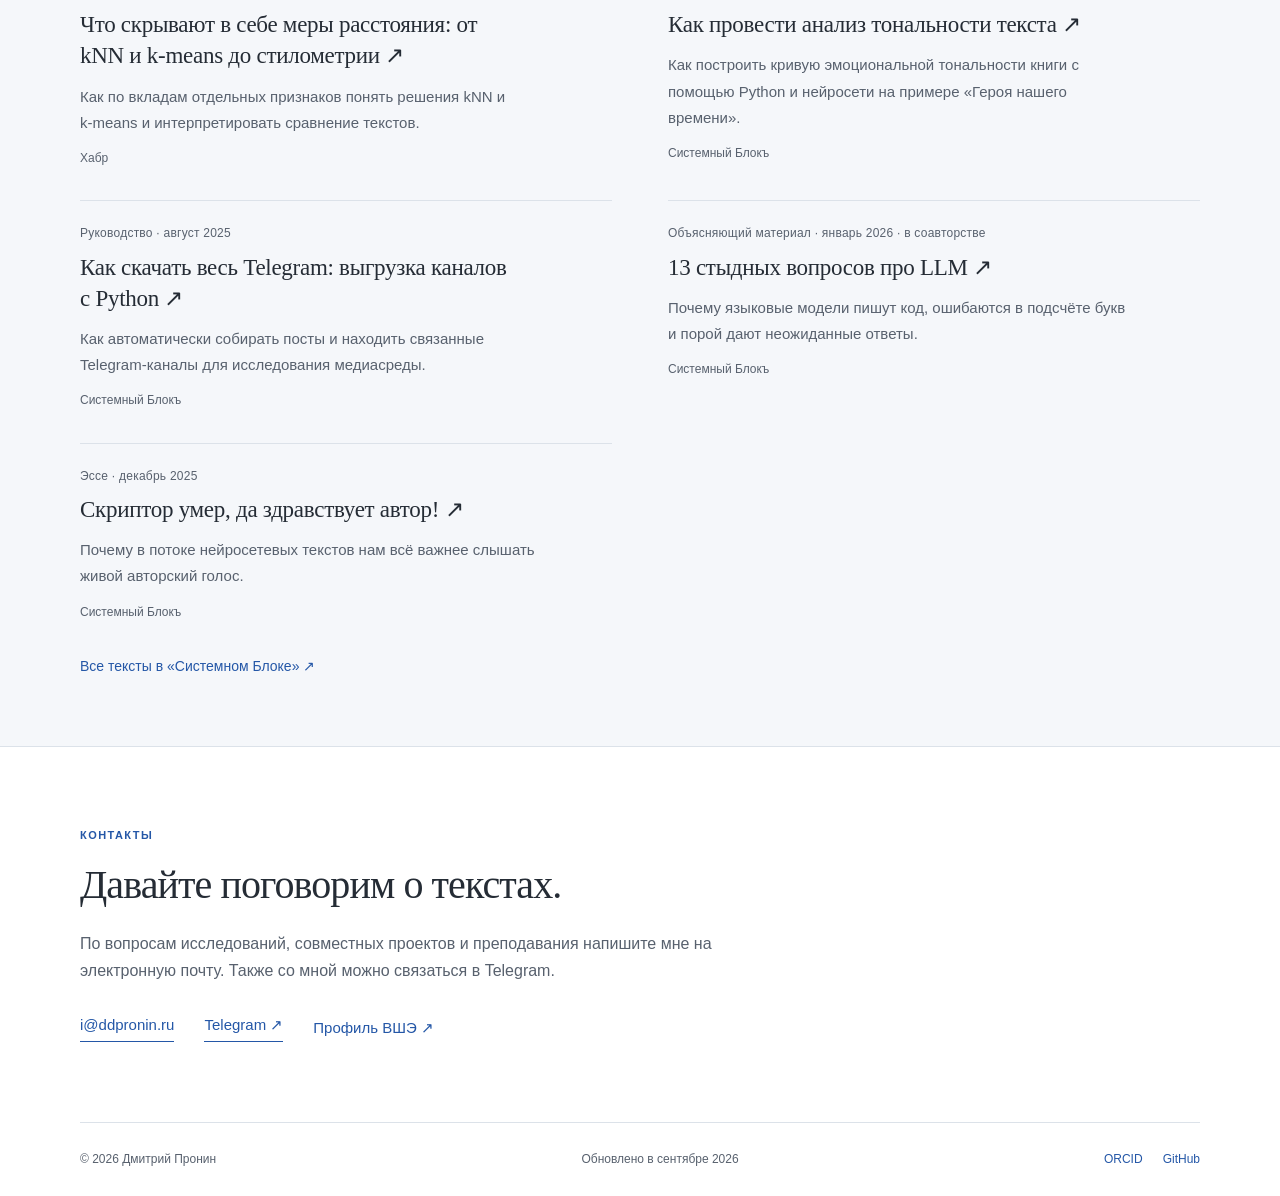
<file: ru/index.html>
<!doctype html><html lang="ru"><head><meta charset="utf-8"><meta name="viewport" content="width=device-width,initial-scale=1"><title>Дмитрий Пронин | Интерпретируемая цифровая стилометрия</title><meta name="description" content="Стилометрия позволяет определить наиболее вероятного автора анонимного текста. Но какие именно особенности этого текста сильнее всего влияют на решение об авторстве? В своих исследованиях изучаю, как стилометрические методы описывают стиль и почему они эффективны."><meta name="google-site-verification" content="-tZKN1_AK3pRdSizpO0ij21z4VwoRTKR8ajikITCX8Q"><meta name="theme-color" content="#ffffff"><meta property="og:type" content="website"><meta property="og:title" content="Дмитрий Пронин | Интерпретируемая цифровая стилометрия"><meta property="og:description" content="Стилометрия позволяет определить наиболее вероятного автора анонимного текста. Но какие именно особенности этого текста сильнее всего влияют на решение об авторстве? В своих исследованиях изучаю, как стилометрические методы описывают стиль и почему они эффективны."><meta property="og:locale" content="ru_RU"><link rel="canonical" href="https://ddpronin.github.io/ru/"><meta property="og:url" content="https://ddpronin.github.io/ru/"><link rel="alternate" hreflang="en" href="https://ddpronin.github.io/"><link rel="alternate" hreflang="ru" href="https://ddpronin.github.io/ru/"><link rel="alternate" hreflang="x-default" href="https://ddpronin.github.io/"><link rel="icon" href="../assets/favicon.svg" type="image/svg+xml"><link rel="stylesheet" href="../assets/style.css?v=4"><script defer src="../assets/site.js"></script><script type="application/ld+json">{"@context":"https://schema.org","@type":"ProfilePage","name":"Дмитрий Пронин | Интерпретируемая цифровая стилометрия","inLanguage":"ru","url":"https://ddpronin.github.io/ru/","mainEntity":{"@type":"Person","name":"Dmitry Pronin","alternateName":"Дмитрий Пронин","email":"i@ddpronin.ru","image":"https://ddpronin.github.io/assets/dmitry-pronin.jpg?v=2","sameAs":["https://www.hse.ru/org/persons/848712523/","https://orcid.org/0009-0001-0521-1849","https://scholar.google.com/citations?user=V0GgjkYAAAAJ","https://github.com/DDPronin"],"affiliation":{"@type":"Organization","name":"HSE University"}}}</script><!-- Google tag (gtag.js) -->
<script async src="https://www.googletagmanager.com/gtag/js?id=G-VGW93F30CH"></script>
<script>
  window.dataLayer = window.dataLayer || [];
  function gtag(){dataLayer.push(arguments);}
  gtag('js', new Date());
  gtag('config', 'G-VGW93F30CH');
</script></head><body><a class="skip" href="#main">Перейти к содержанию</a><header class="header wrap"><a class="wordmark" href="../ru/index.html">Дмитрий Пронин<span>Digital Humanities</span></a><nav aria-label="Основная навигация"><a href="../ru/index.html#research">Исследования</a><a href="../ru/index.html#publications">Публикации</a><a href="../ru/index.html#writing">Материалы</a><a href="../ru/cv/index.html">CV</a><a href="../ru/index.html#contact">Контакты</a></nav><div class="languages" aria-label="Язык"><a href="../index.html" lang="en" hreflang="en" >EN</a><a href="../ru/index.html" lang="ru" hreflang="ru" aria-current="page">RU</a></div></header><main id="main">
  <section class="hero wrap"><div class="hero-copy"><p class="eyebrow">Digital Humanities · НИУ ВШЭ</p><h1>Интерпретируемая<br>цифровая стилометрия</h1><p class="intro">Стилометрия позволяет определить наиболее вероятного автора анонимного текста. Но какие именно особенности этого текста сильнее всего влияют на решение об авторстве? В своих исследованиях изучаю, как стилометрические методы описывают стиль и почему они эффективны.</p><div class="hero-links"><a class="primary-link" href="#research">Посмотреть исследования <span aria-hidden="true">↓</span></a><a href="../ru/cv/index.html">Академическое резюме</a><a href="https://scholar.google.com/citations?user=V0GgjkYAAAAJ">Google Scholar</a></div></div><figure class="portrait"><img src="../assets/dmitry-pronin.jpg?v=2" alt="Дмитрий Пронин с фотоаппаратом на улице" width="1179" height="1701" fetchpriority="high"></figure></section>
  <section class="about wrap" aria-labelledby="about-title"><h2 class="section-label" id="about-title">Обо мне</h2><div><p>Работаю программистом и приглашённым преподавателем Школы филологических наук факультета гуманитарных наук НИУ ВШЭ. Разрабатываю исследовательские инструменты и участвую в преподавании курса «Литература и цифровая гуманитаристика».</p><p>Вместе с Евгением Казарцевым занимаюсь интерпретируемыми методами стилометрии. Участвую в разработке СОЦИОЛИТа и ПРОЗИМЕТРОНа, пишу практические руководства по компьютерному анализу текста.</p></div><aside><a href="https://www.hse.ru/org/persons/848712523/">НИУ ВШЭ</a><p>Школа филологических наук</p><a href="https://orcid.org/0009-0001-0521-1849">ORCID ↗</a></aside></section>
  <section class="research-section wrap" id="research"><div class="section-heading"><h2>Мои исследования</h2><p>Вопросы, методы и результаты моих исследований за минуту.</p></div><article class="research-row"><div class="research-number">01</div><div class="research-copy"><p class="meta">Digital Scholarship in the Humanities · 2026</p><h3><a href="../ru/research/rank-turbulence-delta/index.html">Какие слова позволяют компьютеру различить стиль?</a></h3><p>Дельта Берроуза и её разновидности позволяют с хорошей точностью группировать тексты согласно их авторству. Однако не все слова в равной степени влияют на результат. Попробуем выделить наиболее сильные авторские сигналы, разложив Дельту на компоненты.</p><p class="method-name">Rank-Turbulence Delta</p><a class="read-link" href="../ru/research/rank-turbulence-delta/index.html">Как работает метод <span aria-hidden="true">→</span></a></div><a class="research-image" href="../ru/research/rank-turbulence-delta/index.html" tabindex="-1" aria-hidden="true"><img src="../assets/rank-russian.png" alt="" width="4457" height="3120" loading="lazy"></a></article><article class="research-row"><div class="research-number">02</div><div class="research-copy"><p class="meta">Доклад на DH2026 · 2026</p><h3><a href="../ru/research/from-genes-to-tokens/index.html">Полногеномный анализ для ДНК авторского стиля</a></h3><p>Полногеномный поиск ассоциаций (GWAS — Genome-Wide Association Studies) доказал свою эффективность в геномике, дав возможность устанавливать статистические связи между генетическими маркерами и признаками — например, ростом или заболеваниями. Попробуем применить такую же логику к частотным авторским профилям.</p><p class="method-name">From Genes to Tokens</p><a class="read-link" href="../ru/research/from-genes-to-tokens/index.html">Как работает метод <span aria-hidden="true">→</span></a></div><a class="research-image" href="../ru/research/from-genes-to-tokens/index.html" tabindex="-1" aria-hidden="true"><img src="../assets/gwas-tolstoy.png" alt="" width="3500" height="2500" loading="lazy"></a></article></section>
  <section class="wrap publications-section" id="publications"><div class="section-heading"><h2>Избранные публикации</h2><a href="https://scholar.google.com/citations?user=V0GgjkYAAAAJ">Полный список в Google Scholar ↗</a></div><div class="pub-list"><article class="publication"><span class="year">2026</span><div><h3><a href="https://doi.org/10.1093/llc/fqag072">Rank-Turbulence Delta and interpretable approaches to stylometric Delta measures</a></h3><p>Дмитрий Пронин и Евгений Казарцев</p><p class="venue">Digital Scholarship in the Humanities, 41(3), 1616–1630.</p><div class="resource-links"><a href="https://doi.org/10.1093/llc/fqag072">У издателя</a><a href="https://arxiv.org/abs/2604.19499">Открытый препринт</a><a href="https://github.com/DDPronin/Rank-Turbulence-Delta">Код и ноутбуки</a></div></div></article><article class="publication"><span class="year">2026</span><div><h3><a href="https://arxiv.org/abs/2606.09543">From Genes to Tokens: a GWAS-inspired Approach for Interpretable Stylometric Analysis</a></h3><p>Дмитрий Пронин и Евгений Казарцев</p><p class="venue">arXiv:2606.09543 · Digital Humanities 2026.</p><div class="resource-links"><a href="https://arxiv.org/abs/2606.09543">Открытый препринт</a><a href="https://github.com/DDPronin/GWAS-stylometry">Код и ноутбуки</a></div></div></article><article class="publication"><span class="year">2024</span><div><h3>Основы цифровой филологии: методы и принципы компьютерного анализа текста</h3><p>Евгений Казарцев и Дмитрий Пронин</p><p class="venue">Санкт-Петербург: Политехника. Книга.</p><a class="read-link" href="https://scholar.google.com/citations?user=V0GgjkYAAAAJ">Библиография в Google Scholar</a></div></article></div></section>
  <section class="platform-section wrap" id="sociolit"><div><p class="eyebrow">Исследовательская платформа</p><h2>СОЦИОЛИТ</h2><a class="primary-link" href="https://sociolit.ru/">Открыть СОЦИОЛИТ ↗</a></div><div class="platform-copy"><p class="platform-intro">Инструменты для изучения русской литературы и её связи с обществом.</p><p>СОЦИОЛИТ — проект Школы филологических наук НИУ ВШЭ. Платформа объединяет тексты и инструменты, с помощью которых можно изучать словоупотребление, сравнивать корпуса и анализировать тональность произведений через веб-интерфейс.</p><ul><li>Поиск слов и лемм в литературных корпусах</li><li>Сравнение распределений слов в группах текстов</li><li>Изучение частот слов и эмоциональной тональности текста</li></ul><p>Как один из основных разработчиков, занимаюсь аналитическими модулями, обработкой корпусов, API и интерфейсами для исследователей.</p></div></section>
  <section class="writing-section" id="writing"><div class="wrap"><div class="section-heading"><h2>Разборы и эссе</h2><p>О языке, литературе и нейросетях.</p></div><div class="writing-grid"><article><p class="meta">Разбор · сентябрь 2026</p><h3><a href="https://habr.com/ru/articles/1088162/">Что скрывают в себе меры расстояния: от kNN и k‑means до стилометрии <span aria-hidden="true">↗</span></a></h3><p class="writing-summary">Как по вкладам отдельных признаков понять решения kNN и k‑means и интерпретировать сравнение текстов.</p><p class="publication-name">Хабр</p></article><article><p class="meta">Руководство · декабрь 2024</p><h3><a href="https://sysblok.ru/courses/kak-provesti-analiz-tonalnosti-teksta/">Как провести анализ тональности текста <span aria-hidden="true">↗</span></a></h3><p class="writing-summary">Как построить кривую эмоциональной тональности книги с помощью Python и нейросети на примере «Героя нашего времени».</p><p class="publication-name">Системный Блокъ</p></article><article><p class="meta">Руководство · август 2025</p><h3><a href="https://sysblok.ru/courses/kak-skachat-ves-telegram-avtomatizacija-vygruzki-kanalov-s-pomoshhju-python/">Как скачать весь Telegram: выгрузка каналов с Python <span aria-hidden="true">↗</span></a></h3><p class="writing-summary">Как автоматически собирать посты и находить связанные Telegram-каналы для исследования медиасреды.</p><p class="publication-name">Системный Блокъ</p></article><article><p class="meta">Объясняющий материал · январь 2026 · в соавторстве</p><h3><a href="https://sysblok.ru/ai/llm/">13 стыдных вопросов про LLM <span aria-hidden="true">↗</span></a></h3><p class="writing-summary">Почему языковые модели пишут код, ошибаются в подсчёте букв и порой дают неожиданные ответы.</p><p class="publication-name">Системный Блокъ</p></article><article><p class="meta">Эссе · декабрь 2025</p><h3><a href="https://sysblok.ru/blog/blog_dmitrii_pronin/skriptor-umer-da-zdravstvuet-avtor-est-li-mesto-chelovecheskomu-tekstu-v-jepohu-bolshih-jazykovyh-modelej/">Скриптор умер, да здравствует автор! <span aria-hidden="true">↗</span></a></h3><p class="writing-summary">Почему в потоке нейросетевых текстов нам всё важнее слышать живой авторский голос.</p><p class="publication-name">Системный Блокъ</p></article></div><a class="read-link" href="https://sysblok.ru/author/dmitrii_pronin/">Все тексты в «Системном Блоке» ↗</a></div></section>
  <section class="wrap contact-section" id="contact"><p class="eyebrow">Контакты</p><h2>Давайте поговорим о текстах.</h2><p>По вопросам исследований, совместных проектов и преподавания напишите мне на электронную почту. Также со мной можно связаться в Telegram.</p><div class="hero-links"><a class="primary-link" href="mailto:i@ddpronin.ru">i@ddpronin.ru</a><a class="primary-link" href="https://t.me/DDPronin">Telegram ↗</a><a href="https://www.hse.ru/org/persons/848712523/">Профиль ВШЭ ↗</a></div></section></main><footer class="wrap footer"><span>© 2026 Дмитрий Пронин</span><span>Обновлено в сентябре 2026</span><div><a href="https://orcid.org/0009-0001-0521-1849">ORCID</a><a href="https://github.com/DDPronin">GitHub</a></div></footer></body></html>
</file>
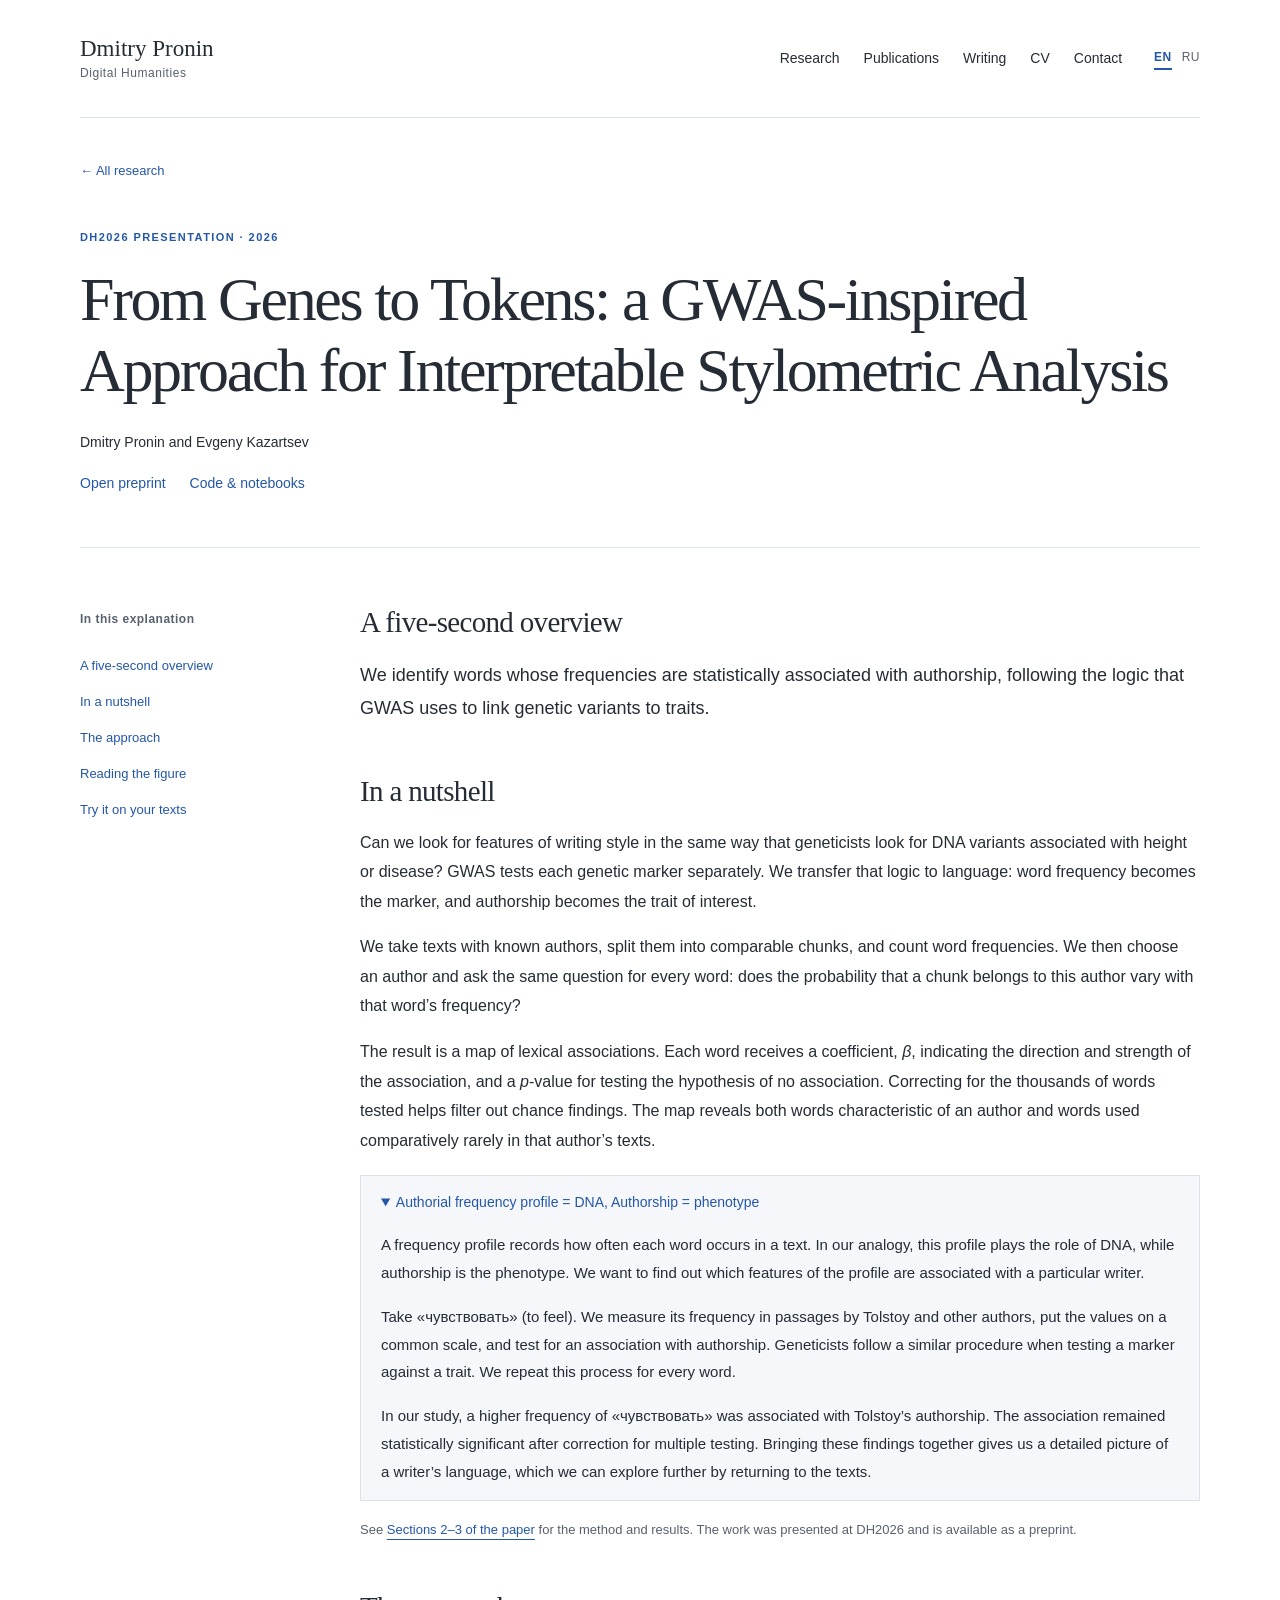
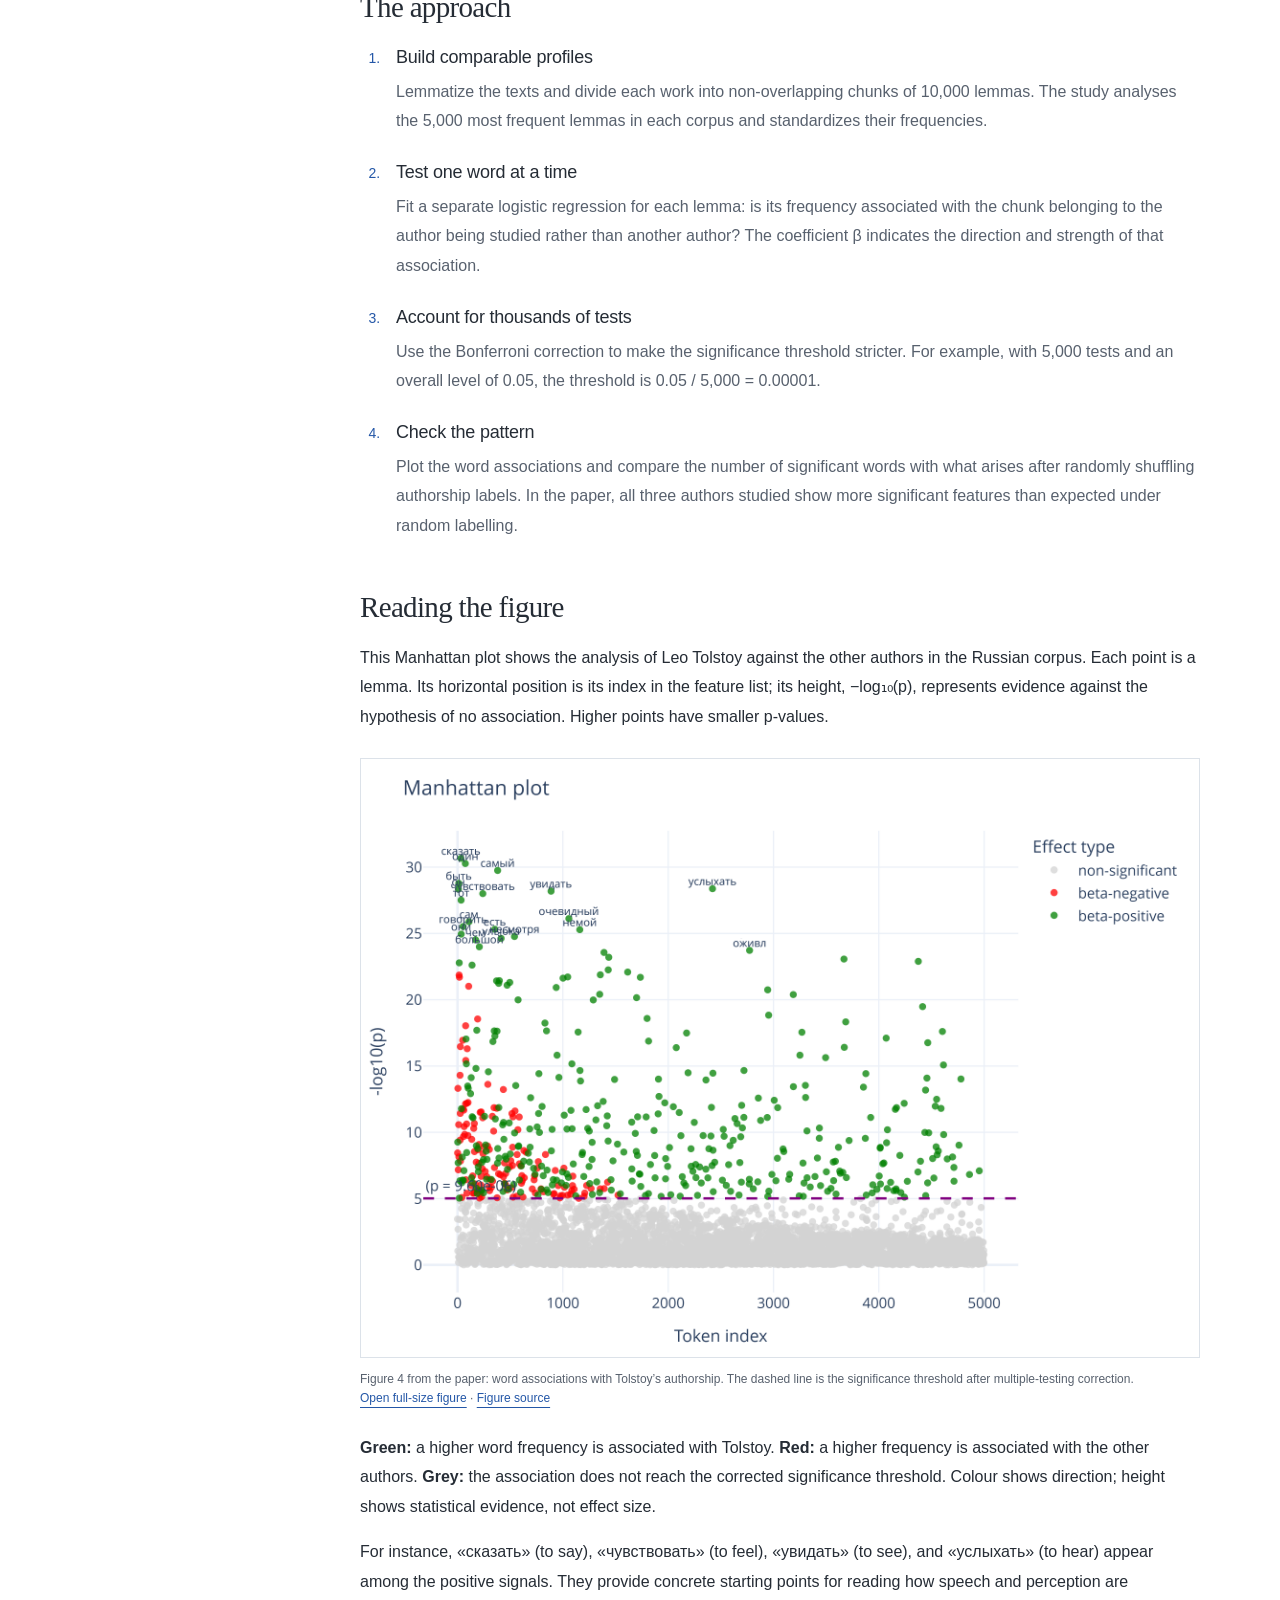
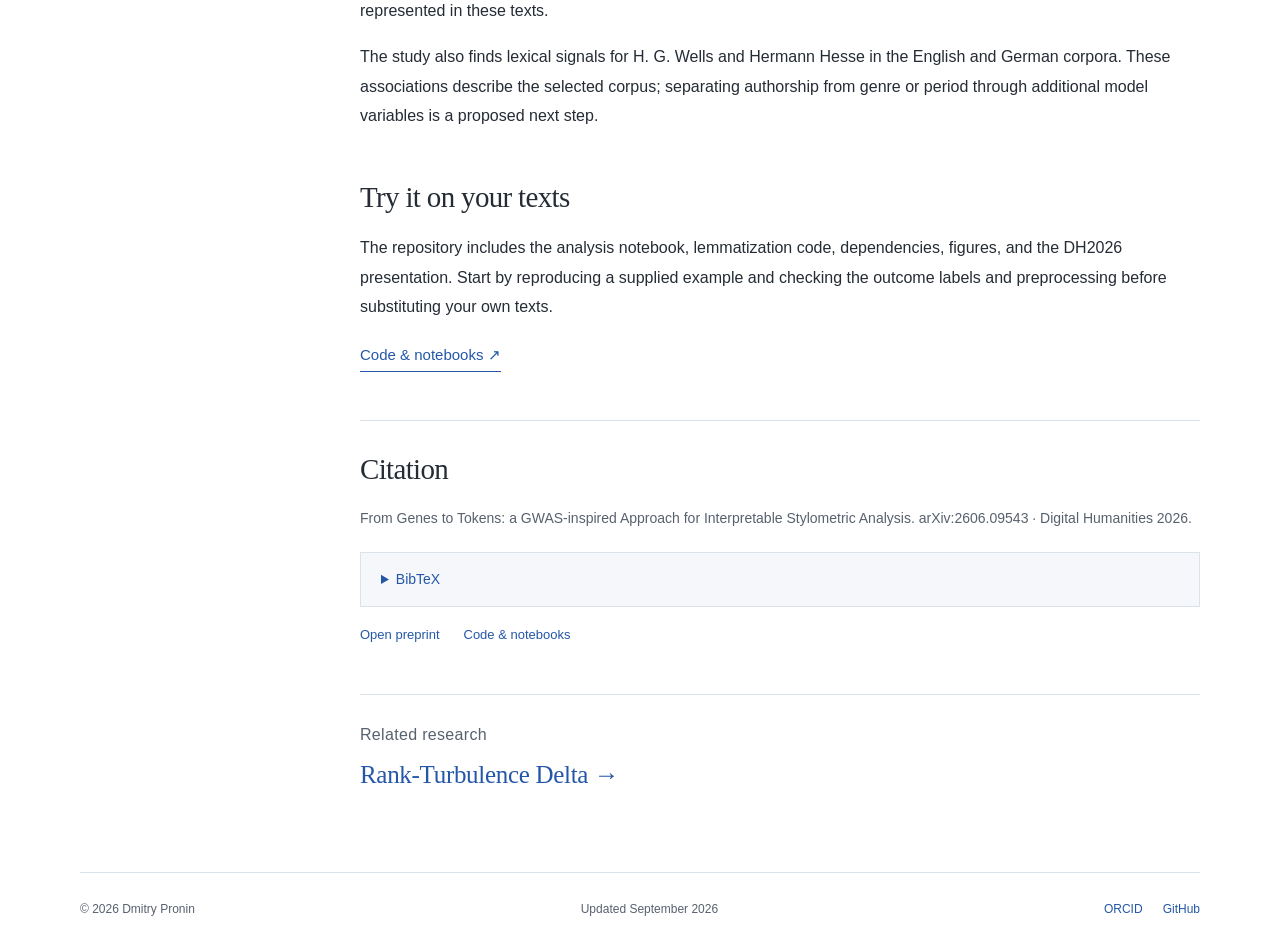
<file: research/from-genes-to-tokens/index.html>
<!doctype html><html lang="en"><head><meta charset="utf-8"><meta name="viewport" content="width=device-width,initial-scale=1"><title>From Genes to Tokens: a GWAS-inspired Approach for Interpretable Stylometric Analysis — Dmitry Pronin</title><meta name="description" content="We identify words whose frequencies are statistically associated with authorship, following the logic that GWAS uses to link genetic variants to traits."><meta name="google-site-verification" content="-tZKN1_AK3pRdSizpO0ij21z4VwoRTKR8ajikITCX8Q"><meta name="theme-color" content="#ffffff"><meta property="og:type" content="website"><meta property="og:title" content="From Genes to Tokens: a GWAS-inspired Approach for Interpretable Stylometric Analysis — Dmitry Pronin"><meta property="og:description" content="We identify words whose frequencies are statistically associated with authorship, following the logic that GWAS uses to link genetic variants to traits."><meta property="og:locale" content="en_US"><link rel="canonical" href="https://ddpronin.github.io/research/from-genes-to-tokens/"><meta property="og:url" content="https://ddpronin.github.io/research/from-genes-to-tokens/"><link rel="alternate" hreflang="en" href="https://ddpronin.github.io/research/from-genes-to-tokens/"><link rel="alternate" hreflang="ru" href="https://ddpronin.github.io/ru/research/from-genes-to-tokens/"><link rel="alternate" hreflang="x-default" href="https://ddpronin.github.io/research/from-genes-to-tokens/"><link rel="icon" href="../../assets/favicon.svg" type="image/svg+xml"><link rel="stylesheet" href="../../assets/style.css?v=4"><script defer src="../../assets/site.js"></script><script type="application/ld+json">{"@context":"https://schema.org","@type":"WebPage","name":"From Genes to Tokens: a GWAS-inspired Approach for Interpretable Stylometric Analysis — Dmitry Pronin","inLanguage":"en","url":"https://ddpronin.github.io/research/from-genes-to-tokens/","mainEntity":{"@type":"ScholarlyArticle","name":"From Genes to Tokens: a GWAS-inspired Approach for Interpretable Stylometric Analysis","author":[{"@type":"Person","name":"Dmitry Pronin"},{"@type":"Person","name":"Evgeny Kazartsev"}],"sameAs":"https://arxiv.org/abs/2606.09543"}}</script><!-- Google tag (gtag.js) -->
<script async src="https://www.googletagmanager.com/gtag/js?id=G-VGW93F30CH"></script>
<script>
  window.dataLayer = window.dataLayer || [];
  function gtag(){dataLayer.push(arguments);}
  gtag('js', new Date());
  gtag('config', 'G-VGW93F30CH');
</script></head><body><a class="skip" href="#main">Skip to content</a><header class="header wrap"><a class="wordmark" href="../../index.html">Dmitry Pronin<span>Digital Humanities</span></a><nav aria-label="Main navigation"><a href="../../index.html#research">Research</a><a href="../../index.html#publications">Publications</a><a href="../../index.html#writing">Writing</a><a href="../../cv/index.html">CV</a><a href="../../index.html#contact">Contact</a></nav><div class="languages" aria-label="Language"><a href="../../research/from-genes-to-tokens/index.html" lang="en" hreflang="en" aria-current="page">EN</a><a href="../../ru/research/from-genes-to-tokens/index.html" lang="ru" hreflang="ru" >RU</a></div></header><main id="main">
  <header class="article-header wrap"><a class="back-link" href="../../index.html#research">← All research</a><p class="eyebrow">DH2026 presentation · 2026</p><h1>From Genes to Tokens: a GWAS-inspired Approach for Interpretable Stylometric Analysis</h1><p class="authors">Dmitry Pronin and Evgeny Kazartsev</p><div class="resource-links"><a href="https://arxiv.org/abs/2606.09543">Open preprint</a><a href="https://github.com/DDPronin/GWAS-stylometry">Code & notebooks</a></div></header>
  <div class="article-body wrap"><aside class="article-toc"><span class="section-label">In this explanation</span><nav aria-label="Research sections"><a href="#question">A five-second overview</a><a href="#brief">In a nutshell</a><a href="#method">The approach</a><a href="#figure">Reading the figure</a><a href="#start">Try it on your texts</a></nav></aside><div class="article-content"><section id="question"><h2>A five-second overview</h2><p class="lead">We identify words whose frequencies are statistically associated with authorship, following the logic that GWAS uses to link genetic variants to traits.</p></section><section id="brief"><h2>In a nutshell</h2>
    <p>Can we look for features of writing style in the same way that geneticists look for DNA variants associated with height or disease? GWAS tests each genetic marker separately. We transfer that logic to language: word frequency becomes the marker, and authorship becomes the trait of interest.</p>
    <p>We take texts with known authors, split them into comparable chunks, and count word frequencies. We then choose an author and ask the same question for every word: does the probability that a chunk belongs to this author vary with that word’s frequency?</p>
    <p>The result is a map of lexical associations. Each word receives a coefficient, <i>β</i>, indicating the direction and strength of the association, and a <i>p</i>-value for testing the hypothesis of no association. Correcting for the thousands of words tested helps filter out chance findings. The map reveals both words characteristic of an author and words used comparatively rarely in that author’s texts.</p>
    <details class="worked-example" open><summary>Authorial frequency profile = DNA, Authorship = phenotype</summary>
    <p>A frequency profile records how often each word occurs in a text. In our analogy, this profile plays the role of DNA, while authorship is the phenotype. We want to find out which features of the profile are associated with a particular writer.</p>
    <p>Take «чувствовать» (to feel). We measure its frequency in passages by Tolstoy and other authors, put the values on a common scale, and test for an association with authorship. Geneticists follow a similar procedure when testing a marker against a trait. We repeat this process for every word.</p>
    <p>In our study, a higher frequency of «чувствовать» was associated with Tolstoy’s authorship. The association remained statistically significant after correction for multiple testing. Bringing these findings together gives us a detailed picture of a writer’s language, which we can explore further by returning to the texts.</p></details>
    <p class="formula-note">See <a href="https://arxiv.org/pdf/2606.09543#page=2">Sections 2–3 of the paper</a> for the method and results. The work was presented at DH2026 and is available as a preprint.</p>
  </section><section id="method"><h2>The approach</h2><ol class="method-steps"><li><h3>Build comparable profiles</h3><p>Lemmatize the texts and divide each work into non-overlapping chunks of 10,000 lemmas. The study analyses the 5,000 most frequent lemmas in each corpus and standardizes their frequencies.</p></li><li><h3>Test one word at a time</h3><p>Fit a separate logistic regression for each lemma: is its frequency associated with the chunk belonging to the author being studied rather than another author? The coefficient β indicates the direction and strength of that association.</p></li><li><h3>Account for thousands of tests</h3><p>Use the Bonferroni correction to make the significance threshold stricter. For example, with 5,000 tests and an overall level of 0.05, the threshold is 0.05 / 5,000 = 0.00001.</p></li><li><h3>Check the pattern</h3><p>Plot the word associations and compare the number of significant words with what arises after randomly shuffling authorship labels. In the paper, all three authors studied show more significant features than expected under random labelling.</p></li></ol></section><section id="figure"><h2>Reading the figure</h2><p>This Manhattan plot shows the analysis of Leo Tolstoy against the other authors in the Russian corpus. Each point is a lemma. Its horizontal position is its index in the feature list; its height, −log₁₀(p), represents evidence against the hypothesis of no association. Higher points have smaller p-values.</p><figure><a href="../../assets/gwas-tolstoy.png" aria-label="Open full-size figure"><img src="../../assets/gwas-tolstoy.png" alt="Manhattan plot comparing Tolstoy with other authors: green points have positive associations, red negative, and grey do not reach significance. A dashed line marks the corrected threshold." width="3500" height="2500" loading="lazy"></a><figcaption>Figure 4 from the paper: word associations with Tolstoy’s authorship. The dashed line is the significance threshold after multiple-testing correction. <br><a href="../../assets/gwas-tolstoy.png">Open full-size figure</a> · <a href="https://github.com/DDPronin/GWAS-stylometry/blob/main/imgs/manhattan_tolstoy.png">Figure source</a></figcaption></figure><p><strong>Green:</strong> a higher word frequency is associated with Tolstoy. <strong>Red:</strong> a higher frequency is associated with the other authors. <strong>Grey:</strong> the association does not reach the corrected significance threshold. Colour shows direction; height shows statistical evidence, not effect size.</p><p>For instance, «сказать» (to say), «чувствовать» (to feel), «увидать» (to see), and «услыхать» (to hear) appear among the positive signals. They provide concrete starting points for reading how speech and perception are represented in these texts.</p><p>The study also finds lexical signals for H. G. Wells and Hermann Hesse in the English and German corpora. These associations describe the selected corpus; separating authorship from genre or period through additional model variables is a proposed next step.</p></section><section id="start"><h2>Try it on your texts</h2><p>The repository includes the analysis notebook, lemmatization code, dependencies, figures, and the DH2026 presentation. Start by reproducing a supplied example and checking the outcome labels and preprocessing before substituting your own texts.</p><a class="primary-link" href="https://github.com/DDPronin/GWAS-stylometry">Code & notebooks ↗</a></section><section class="citation" id="citation"><h2>Citation</h2><p>From Genes to Tokens: a GWAS-inspired Approach for Interpretable Stylometric Analysis. arXiv:2606.09543 · Digital Humanities 2026.</p><details><summary>BibTeX</summary><button class="copy-button" type="button" data-copy="citation-bib" data-copied="Copied" data-failed="Select and copy the text below">Copy BibTeX</button><pre id="citation-bib"><code>@misc{pronin2026genes,
  author = {Pronin, Dmitry and Kazartsev, Evgeny},
  title = {From Genes to Tokens: a GWAS-inspired Approach for Interpretable Stylometric Analysis},
  year = {2026},
  eprint = {2606.09543},
  archivePrefix = {arXiv},
  url = {https://arxiv.org/abs/2606.09543}
}</code></pre><span class="copy-status" aria-live="polite"></span></details><div class="resource-links"><a href="https://arxiv.org/abs/2606.09543">Open preprint</a><a href="https://github.com/DDPronin/GWAS-stylometry">Code & notebooks</a></div></section><div class="related"><p class="meta">Related research</p><h3><a href="../../research/rank-turbulence-delta/index.html">Rank-Turbulence Delta →</a></h3></div></div></div></main><footer class="wrap footer"><span>© 2026 Dmitry Pronin</span><span>Updated September 2026</span><div><a href="https://orcid.org/0009-0001-0521-1849">ORCID</a><a href="https://github.com/DDPronin">GitHub</a></div></footer></body></html>
</file>
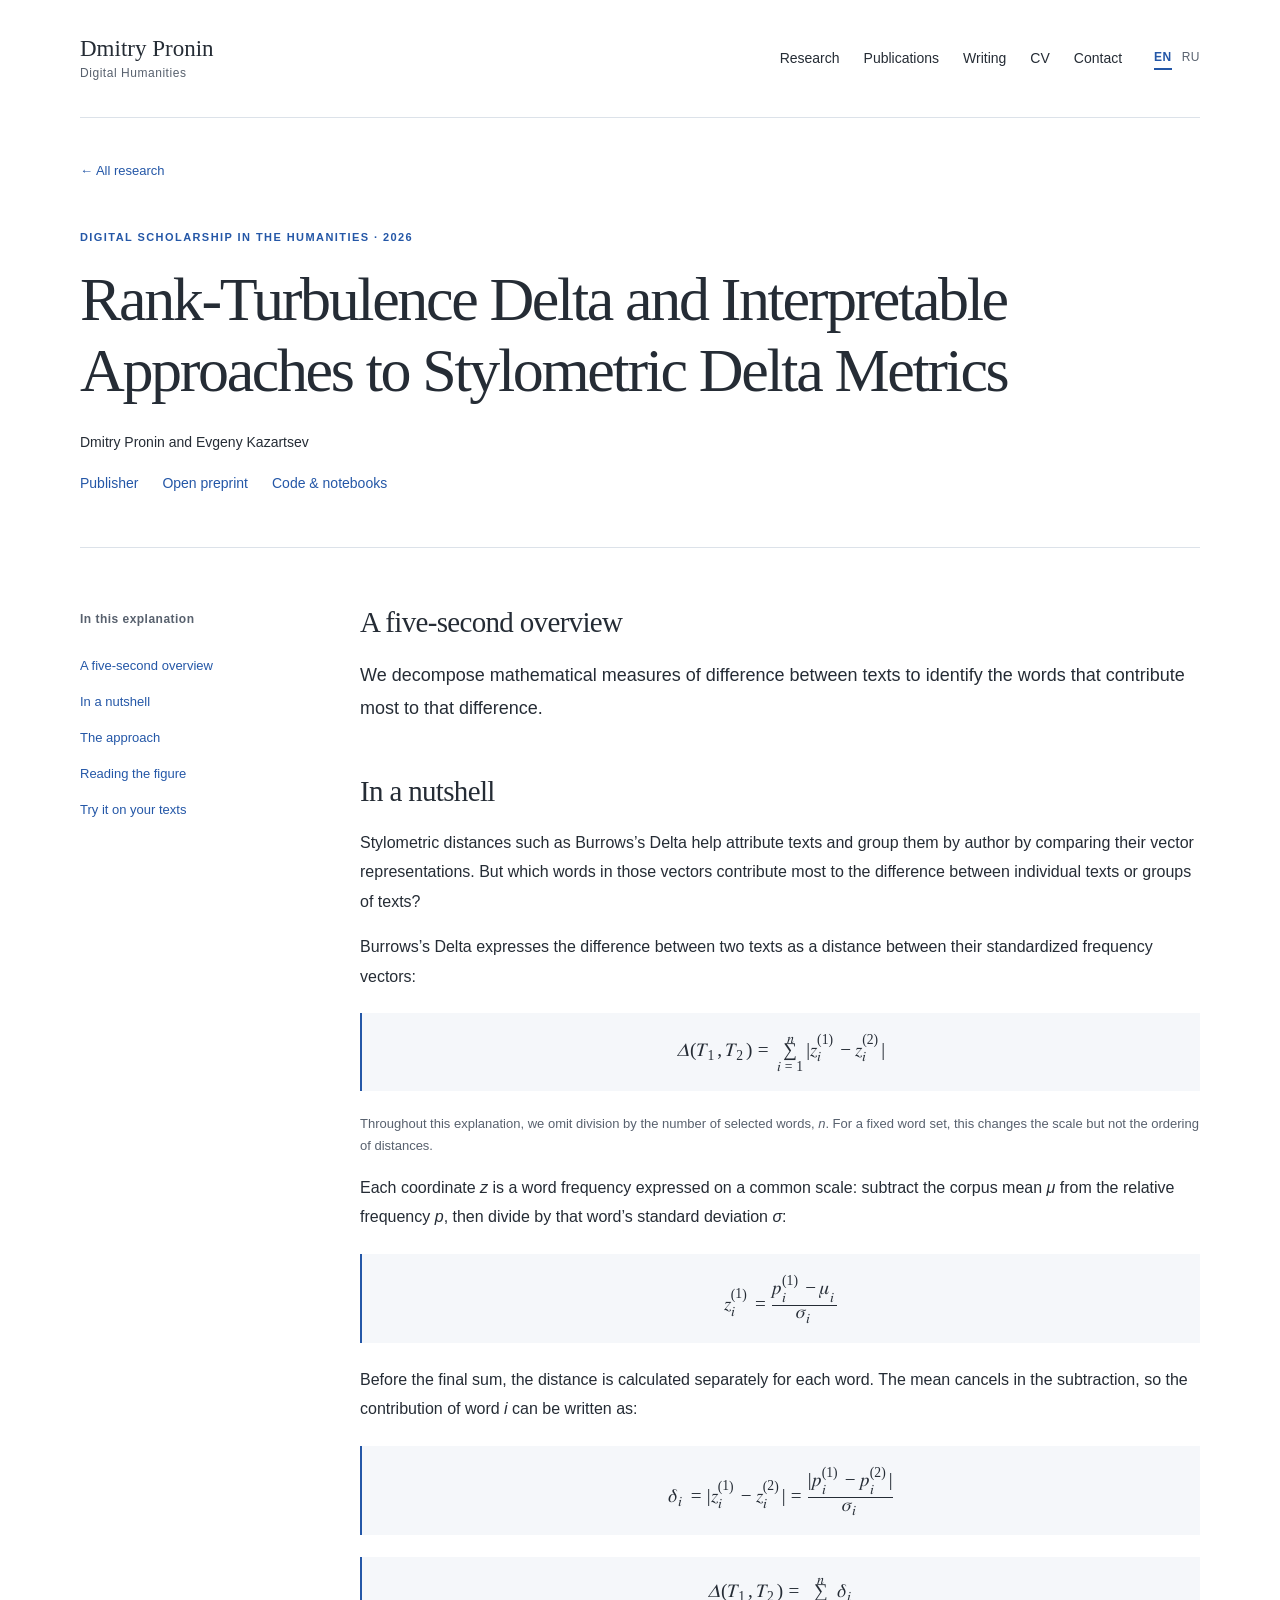
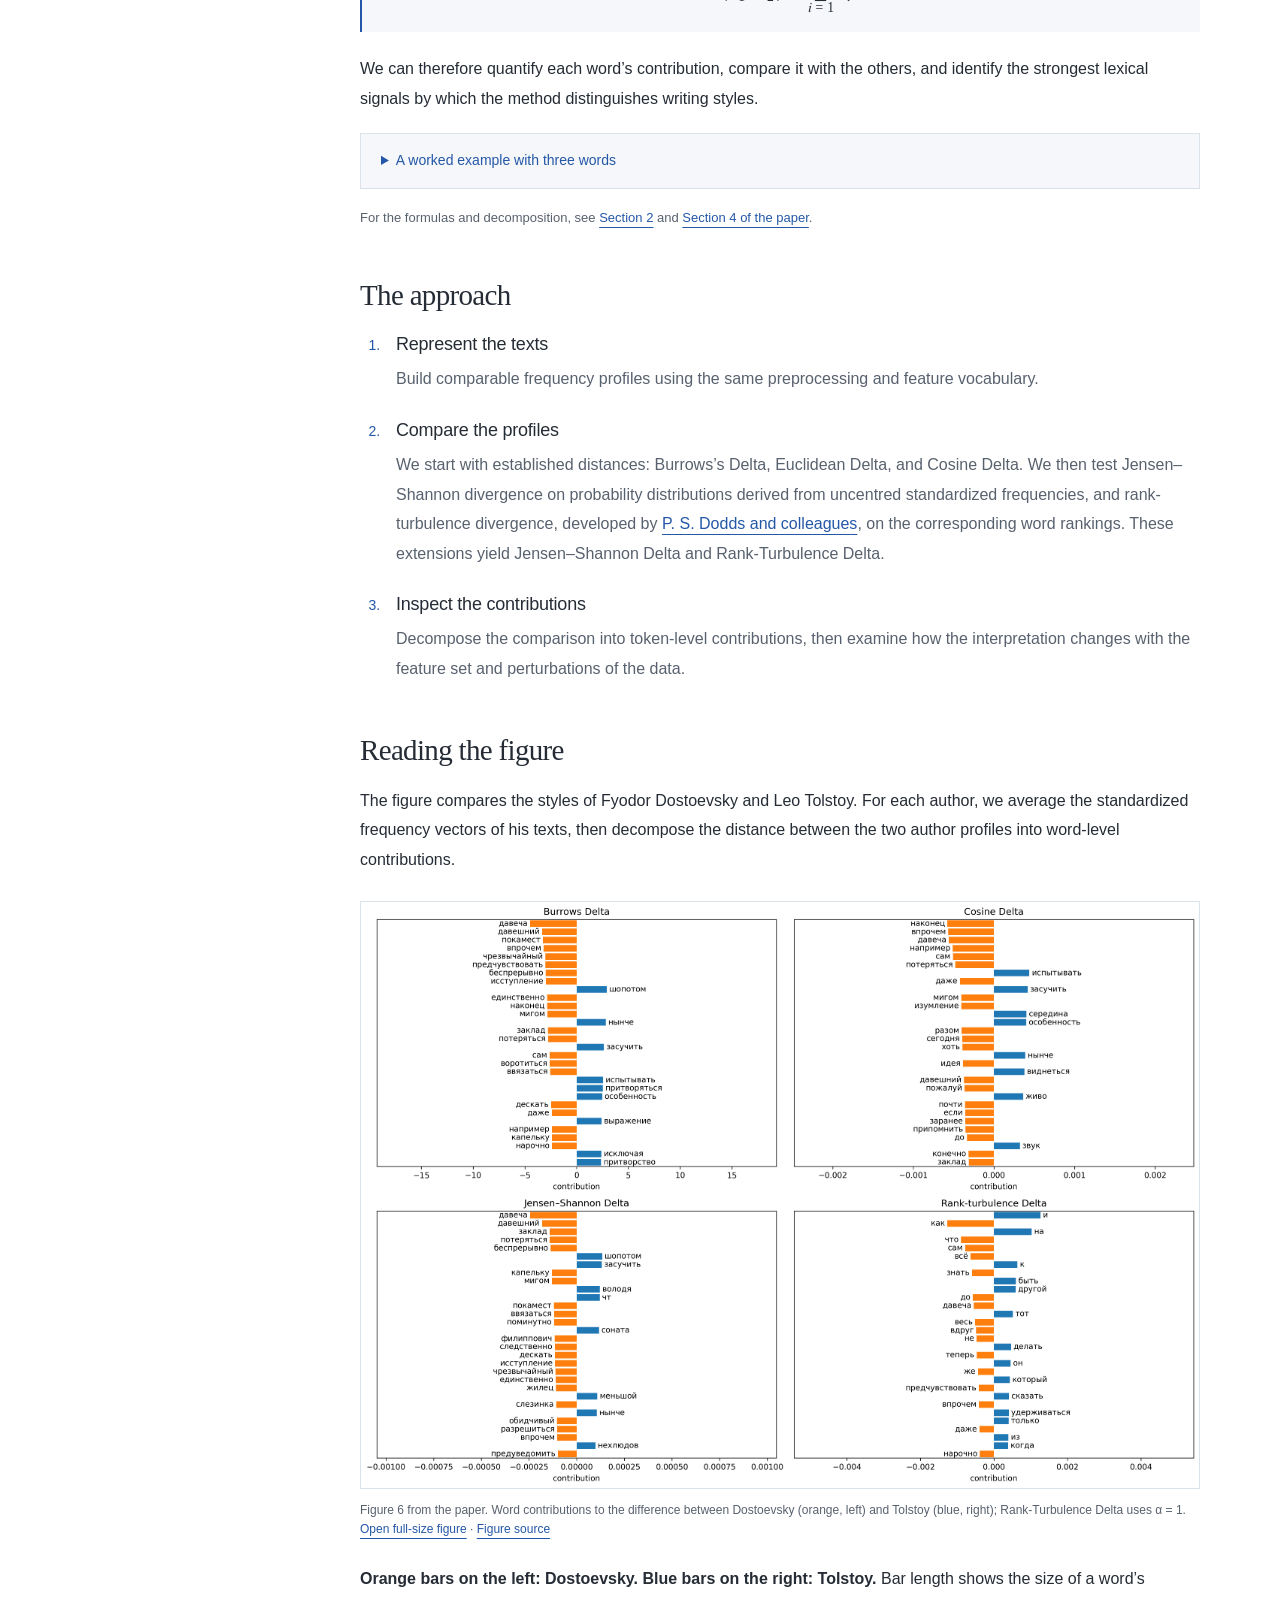
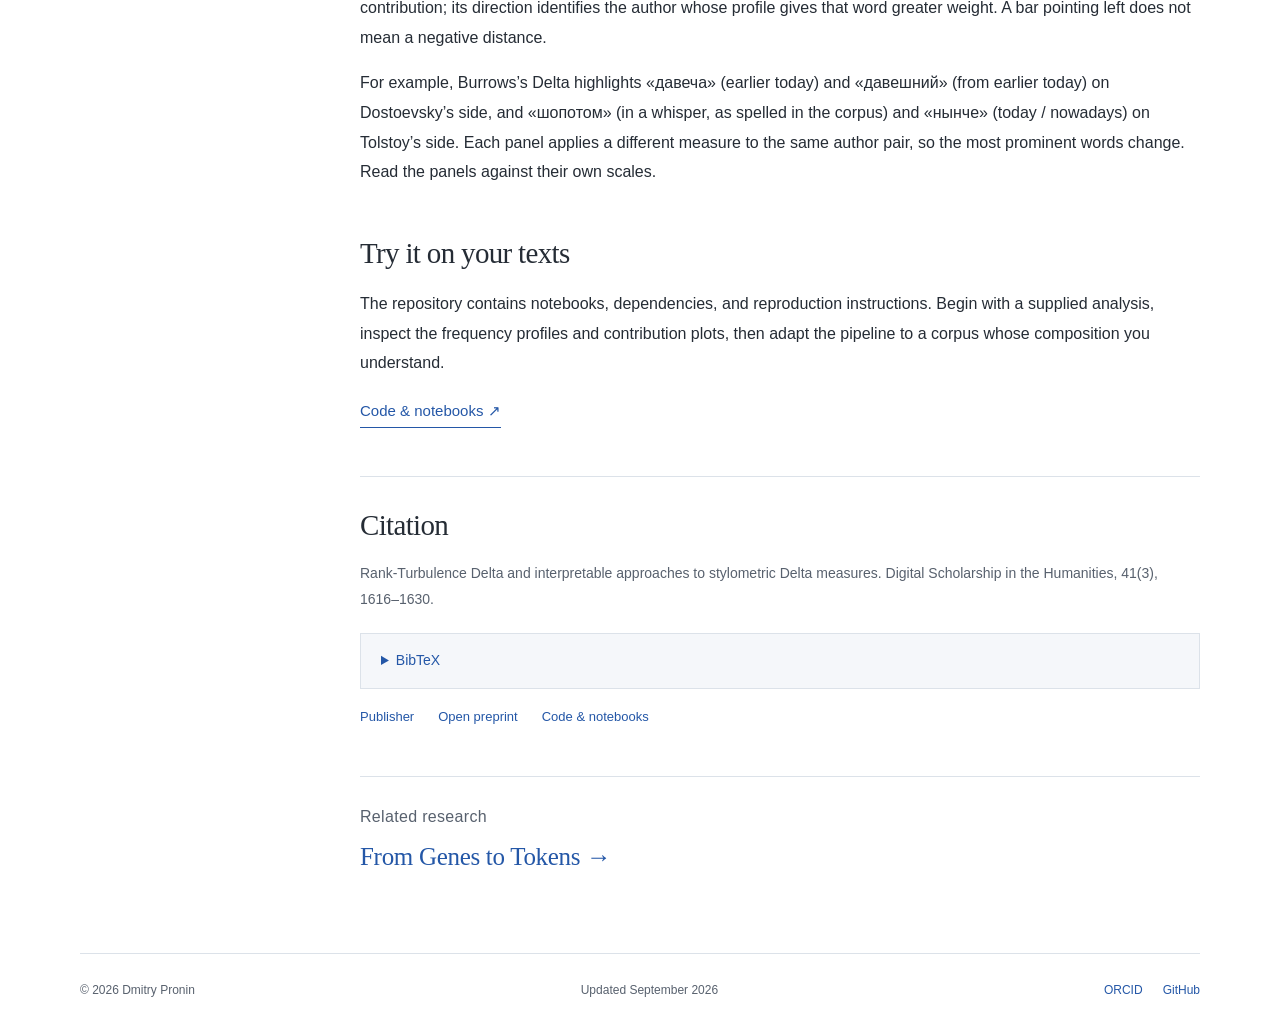
<file: research/rank-turbulence-delta/index.html>
<!doctype html><html lang="en"><head><meta charset="utf-8"><meta name="viewport" content="width=device-width,initial-scale=1"><title>Rank-Turbulence Delta and Interpretable Approaches to Stylometric Delta Metrics — Dmitry Pronin</title><meta name="description" content="We decompose mathematical measures of difference between texts to identify the words that contribute most to that difference."><meta name="google-site-verification" content="-tZKN1_AK3pRdSizpO0ij21z4VwoRTKR8ajikITCX8Q"><meta name="theme-color" content="#ffffff"><meta property="og:type" content="website"><meta property="og:title" content="Rank-Turbulence Delta and Interpretable Approaches to Stylometric Delta Metrics — Dmitry Pronin"><meta property="og:description" content="We decompose mathematical measures of difference between texts to identify the words that contribute most to that difference."><meta property="og:locale" content="en_US"><link rel="canonical" href="https://ddpronin.github.io/research/rank-turbulence-delta/"><meta property="og:url" content="https://ddpronin.github.io/research/rank-turbulence-delta/"><link rel="alternate" hreflang="en" href="https://ddpronin.github.io/research/rank-turbulence-delta/"><link rel="alternate" hreflang="ru" href="https://ddpronin.github.io/ru/research/rank-turbulence-delta/"><link rel="alternate" hreflang="x-default" href="https://ddpronin.github.io/research/rank-turbulence-delta/"><link rel="icon" href="../../assets/favicon.svg" type="image/svg+xml"><link rel="stylesheet" href="../../assets/style.css?v=4"><script defer src="../../assets/site.js"></script><script type="application/ld+json">{"@context":"https://schema.org","@type":"WebPage","name":"Rank-Turbulence Delta and Interpretable Approaches to Stylometric Delta Metrics — Dmitry Pronin","inLanguage":"en","url":"https://ddpronin.github.io/research/rank-turbulence-delta/","mainEntity":{"@type":"ScholarlyArticle","name":"Rank-Turbulence Delta and interpretable approaches to stylometric Delta measures","author":[{"@type":"Person","name":"Dmitry Pronin"},{"@type":"Person","name":"Evgeny Kazartsev"}],"sameAs":"https://doi.org/10.1093/llc/fqag072"}}</script><!-- Google tag (gtag.js) -->
<script async src="https://www.googletagmanager.com/gtag/js?id=G-VGW93F30CH"></script>
<script>
  window.dataLayer = window.dataLayer || [];
  function gtag(){dataLayer.push(arguments);}
  gtag('js', new Date());
  gtag('config', 'G-VGW93F30CH');
</script></head><body><a class="skip" href="#main">Skip to content</a><header class="header wrap"><a class="wordmark" href="../../index.html">Dmitry Pronin<span>Digital Humanities</span></a><nav aria-label="Main navigation"><a href="../../index.html#research">Research</a><a href="../../index.html#publications">Publications</a><a href="../../index.html#writing">Writing</a><a href="../../cv/index.html">CV</a><a href="../../index.html#contact">Contact</a></nav><div class="languages" aria-label="Language"><a href="../../research/rank-turbulence-delta/index.html" lang="en" hreflang="en" aria-current="page">EN</a><a href="../../ru/research/rank-turbulence-delta/index.html" lang="ru" hreflang="ru" >RU</a></div></header><main id="main">
  <header class="article-header wrap"><a class="back-link" href="../../index.html#research">← All research</a><p class="eyebrow">Digital Scholarship in the Humanities · 2026</p><h1>Rank-Turbulence Delta and Interpretable Approaches to Stylometric Delta Metrics</h1><p class="authors">Dmitry Pronin and Evgeny Kazartsev</p><div class="resource-links"><a href="https://doi.org/10.1093/llc/fqag072">Publisher</a><a href="https://arxiv.org/abs/2604.19499">Open preprint</a><a href="https://github.com/DDPronin/Rank-Turbulence-Delta">Code & notebooks</a></div></header>
  <div class="article-body wrap"><aside class="article-toc"><span class="section-label">In this explanation</span><nav aria-label="Research sections"><a href="#question">A five-second overview</a><a href="#brief">In a nutshell</a><a href="#method">The approach</a><a href="#figure">Reading the figure</a><a href="#start">Try it on your texts</a></nav></aside><div class="article-content"><section id="question"><h2>A five-second overview</h2><p class="lead">We decompose mathematical measures of difference between texts to identify the words that contribute most to that difference.</p></section><section id="brief"><h2>In a nutshell</h2>
    <p>Stylometric distances such as Burrows’s Delta help attribute texts and group them by author by comparing their vector representations. But which words in those vectors contribute most to the difference between individual texts or groups of texts?</p>
    <p>Burrows’s Delta expresses the difference between two texts as a distance between their standardized frequency vectors:</p>
    <div class="equation"><math xmlns="http://www.w3.org/1998/Math/MathML" display="block" aria-label="Delta is the sum of absolute differences between standardized word frequencies in two texts"><mrow><mi>Δ</mi><mo>(</mo><msub><mi>T</mi><mn>1</mn></msub><mo>,</mo><msub><mi>T</mi><mn>2</mn></msub><mo>)</mo></mrow><mo>=</mo><munderover><mo>∑</mo><mrow><mi>i</mi><mo>=</mo><mn>1</mn></mrow><mi>n</mi></munderover><mrow><mo>|</mo><msubsup><mi>z</mi><mi>i</mi><mrow><mo>(</mo><mn>1</mn><mo>)</mo></mrow></msubsup><mo>−</mo><msubsup><mi>z</mi><mi>i</mi><mrow><mo>(</mo><mn>2</mn><mo>)</mo></mrow></msubsup><mo>|</mo></mrow></math></div>
    <p class="formula-note">Throughout this explanation, we omit division by the number of selected words, <i>n</i>. For a fixed word set, this changes the scale but not the ordering of distances.</p>
    <p>Each coordinate <i>z</i> is a word frequency expressed on a common scale: subtract the corpus mean <i>μ</i> from the relative frequency <i>p</i>, then divide by that word’s standard deviation <i>σ</i>:</p>
    <div class="equation"><math xmlns="http://www.w3.org/1998/Math/MathML" display="block" aria-label="Standardized frequency: subtract the corpus mean from the word frequency and divide by its standard deviation"><msubsup><mi>z</mi><mi>i</mi><mrow><mo>(</mo><mn>1</mn><mo>)</mo></mrow></msubsup><mo>=</mo><mfrac><mrow><msubsup><mi>p</mi><mi>i</mi><mrow><mo>(</mo><mn>1</mn><mo>)</mo></mrow></msubsup><mo>−</mo><msub><mi>μ</mi><mi>i</mi></msub></mrow><msub><mi>σ</mi><mi>i</mi></msub></mfrac></math></div>
    <p>Before the final sum, the distance is calculated separately for each word. The mean cancels in the subtraction, so the contribution of word <i>i</i> can be written as:</p>
    <div class="equation"><math xmlns="http://www.w3.org/1998/Math/MathML" display="block" aria-label="A word’s contribution is its absolute frequency difference divided by its standard deviation"><msub><mi>δ</mi><mi>i</mi></msub><mo>=</mo><mrow><mo>|</mo><msubsup><mi>z</mi><mi>i</mi><mrow><mo>(</mo><mn>1</mn><mo>)</mo></mrow></msubsup><mo>−</mo><msubsup><mi>z</mi><mi>i</mi><mrow><mo>(</mo><mn>2</mn><mo>)</mo></mrow></msubsup><mo>|</mo></mrow><mo>=</mo><mfrac><mrow><mo>|</mo><msubsup><mi>p</mi><mi>i</mi><mrow><mo>(</mo><mn>1</mn><mo>)</mo></mrow></msubsup><mo>−</mo><msubsup><mi>p</mi><mi>i</mi><mrow><mo>(</mo><mn>2</mn><mo>)</mo></mrow></msubsup><mo>|</mo></mrow><msub><mi>σ</mi><mi>i</mi></msub></mfrac></math></div><div class="equation"><math xmlns="http://www.w3.org/1998/Math/MathML" display="block" aria-label="Delta equals the sum of all selected word contributions"><mrow><mi>Δ</mi><mo>(</mo><msub><mi>T</mi><mn>1</mn></msub><mo>,</mo><msub><mi>T</mi><mn>2</mn></msub><mo>)</mo></mrow><mo>=</mo><munderover><mo>∑</mo><mrow><mi>i</mi><mo>=</mo><mn>1</mn></mrow><mi>n</mi></munderover><msub><mi>δ</mi><mi>i</mi></msub></math></div>
    <p>We can therefore quantify each word’s contribution, compare it with the others, and identify the strongest lexical signals by which the method distinguishes writing styles.</p>
    <details class="worked-example"><summary>A worked example with three words</summary><p>Consider two hypothetical texts. These numbers illustrate the formula; they are not results from a comparison of writers.</p>
    <div class="table-scroll"><table><caption>Standardized frequencies and contributions</caption><thead><tr><th scope="col">Word</th><th scope="col">z in T₁</th><th scope="col">z in T₂</th><th scope="col">Contribution δ</th></tr></thead><tbody><tr><th scope="row">давеча</th><td>2</td><td>0</td><td>2</td></tr><tr><th scope="row">шёпотом</th><td>0</td><td>1</td><td>1</td></tr><tr><th scope="row">и</th><td>0.5</td><td>0.5</td><td>0</td></tr></tbody></table></div>
    <p>Delta is 2 + 1 + 0 = <strong>3</strong>. Here, «давеча» (earlier today) accounts for two thirds of the distance, «шёпотом» (in a whisper) for one third, and «и» (and) contributes nothing because its frequencies are identical.</p></details>
    <p class="formula-note">For the formulas and decomposition, see <a href="https://arxiv.org/pdf/2604.19499#page=3">Section 2</a> and <a href="https://arxiv.org/pdf/2604.19499#page=6">Section 4 of the paper</a>.</p>
  </section><section id="method"><h2>The approach</h2><ol class="method-steps"><li><h3>Represent the texts</h3><p>Build comparable frequency profiles using the same preprocessing and feature vocabulary.</p></li><li><h3>Compare the profiles</h3><p>We start with established distances: Burrows’s Delta, Euclidean Delta, and Cosine Delta. We then test Jensen–Shannon divergence on probability distributions derived from uncentred standardized frequencies, and rank-turbulence divergence, developed by <a href="https://doi.org/10.1140/epjds/s13688-023-00386-7">P. S. Dodds and colleagues</a>, on the corresponding word rankings. These extensions yield Jensen–Shannon Delta and Rank-Turbulence Delta.</p></li><li><h3>Inspect the contributions</h3><p>Decompose the comparison into token-level contributions, then examine how the interpretation changes with the feature set and perturbations of the data.</p></li></ol></section><section id="figure"><h2>Reading the figure</h2><p>The figure compares the styles of Fyodor Dostoevsky and Leo Tolstoy. For each author, we average the standardized frequency vectors of his texts, then decompose the distance between the two author profiles into word-level contributions.</p><figure><a href="../../assets/rank-russian.png" aria-label="Open full-size figure"><img src="../../assets/rank-russian.png" alt="Four word-contribution charts comparing Dostoevsky, orange bars on the left, and Tolstoy, blue bars on the right: Burrows, Cosine, Jensen–Shannon, and Rank-Turbulence Delta." width="4457" height="3120" loading="lazy"></a><figcaption>Figure 6 from the paper. Word contributions to the difference between Dostoevsky (orange, left) and Tolstoy (blue, right); Rank-Turbulence Delta uses α = 1. <br><a href="../../assets/rank-russian.png">Open full-size figure</a> · <a href="https://github.com/DDPronin/Rank-Turbulence-Delta/blob/main/figures/lexical_shift_RU_unigram.png">Figure source</a></figcaption></figure><p><strong>Orange bars on the left: Dostoevsky. Blue bars on the right: Tolstoy.</strong> Bar length shows the size of a word’s contribution; its direction identifies the author whose profile gives that word greater weight. A bar pointing left does not mean a negative distance.</p><p>For example, Burrows’s Delta highlights «давеча» (earlier today) and «давешний» (from earlier today) on Dostoevsky’s side, and «шопотом» (in a whisper, as spelled in the corpus) and «нынче» (today / nowadays) on Tolstoy’s side. Each panel applies a different measure to the same author pair, so the most prominent words change. Read the panels against their own scales.</p></section><section id="start"><h2>Try it on your texts</h2><p>The repository contains notebooks, dependencies, and reproduction instructions. Begin with a supplied analysis, inspect the frequency profiles and contribution plots, then adapt the pipeline to a corpus whose composition you understand.</p><a class="primary-link" href="https://github.com/DDPronin/Rank-Turbulence-Delta">Code & notebooks ↗</a></section><section class="citation" id="citation"><h2>Citation</h2><p>Rank-Turbulence Delta and interpretable approaches to stylometric Delta measures. Digital Scholarship in the Humanities, 41(3), 1616–1630.</p><details><summary>BibTeX</summary><button class="copy-button" type="button" data-copy="citation-bib" data-copied="Copied" data-failed="Select and copy the text below">Copy BibTeX</button><pre id="citation-bib"><code>@article{pronin2026rank,
  author = {Pronin, Dmitry and Kazartsev, Evgeny},
  title = {Rank-Turbulence Delta and interpretable approaches to stylometric Delta measures},
  journal = {Digital Scholarship in the Humanities},
  year = {2026},
  volume = {41},
  number = {3},
  pages = {1616--1630},
  doi = {10.1093/llc/fqag072}
}</code></pre><span class="copy-status" aria-live="polite"></span></details><div class="resource-links"><a href="https://doi.org/10.1093/llc/fqag072">Publisher</a><a href="https://arxiv.org/abs/2604.19499">Open preprint</a><a href="https://github.com/DDPronin/Rank-Turbulence-Delta">Code & notebooks</a></div></section><div class="related"><p class="meta">Related research</p><h3><a href="../../research/from-genes-to-tokens/index.html">From Genes to Tokens →</a></h3></div></div></div></main><footer class="wrap footer"><span>© 2026 Dmitry Pronin</span><span>Updated September 2026</span><div><a href="https://orcid.org/0009-0001-0521-1849">ORCID</a><a href="https://github.com/DDPronin">GitHub</a></div></footer></body></html>
</file>
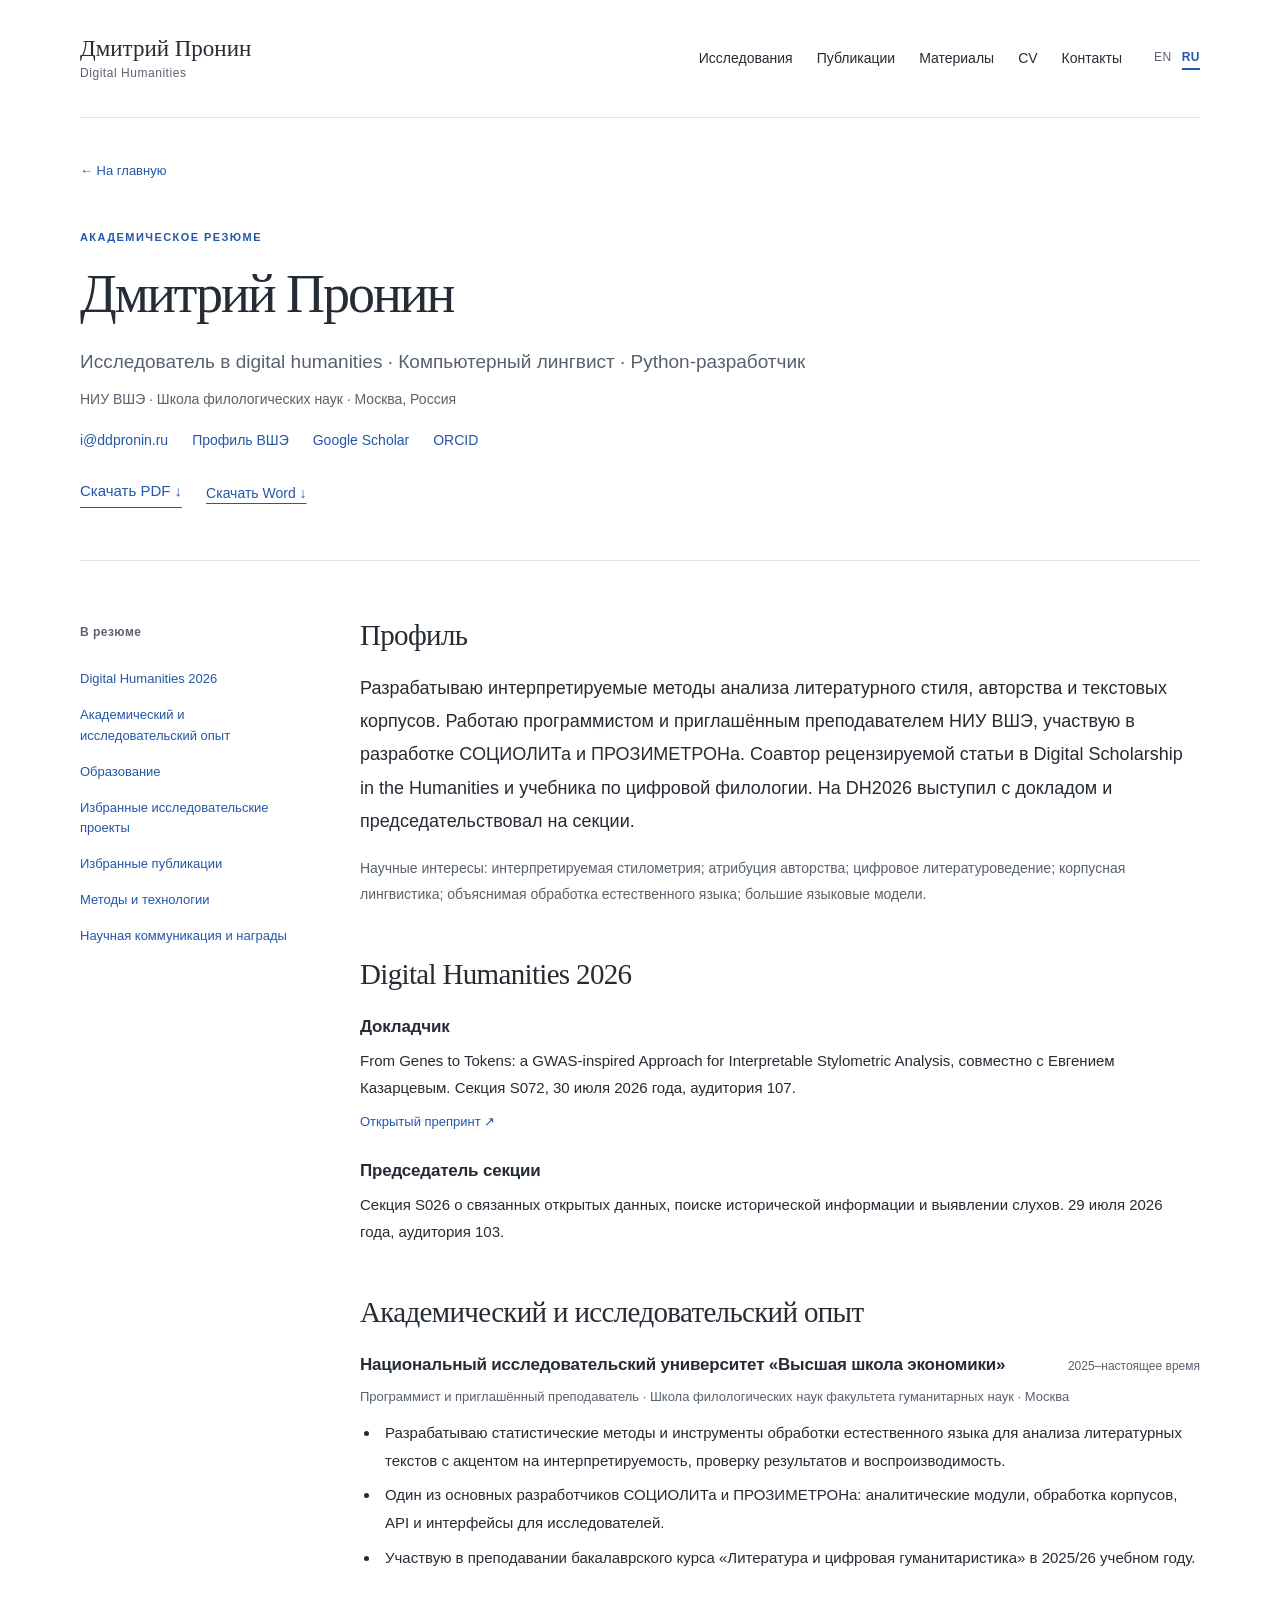
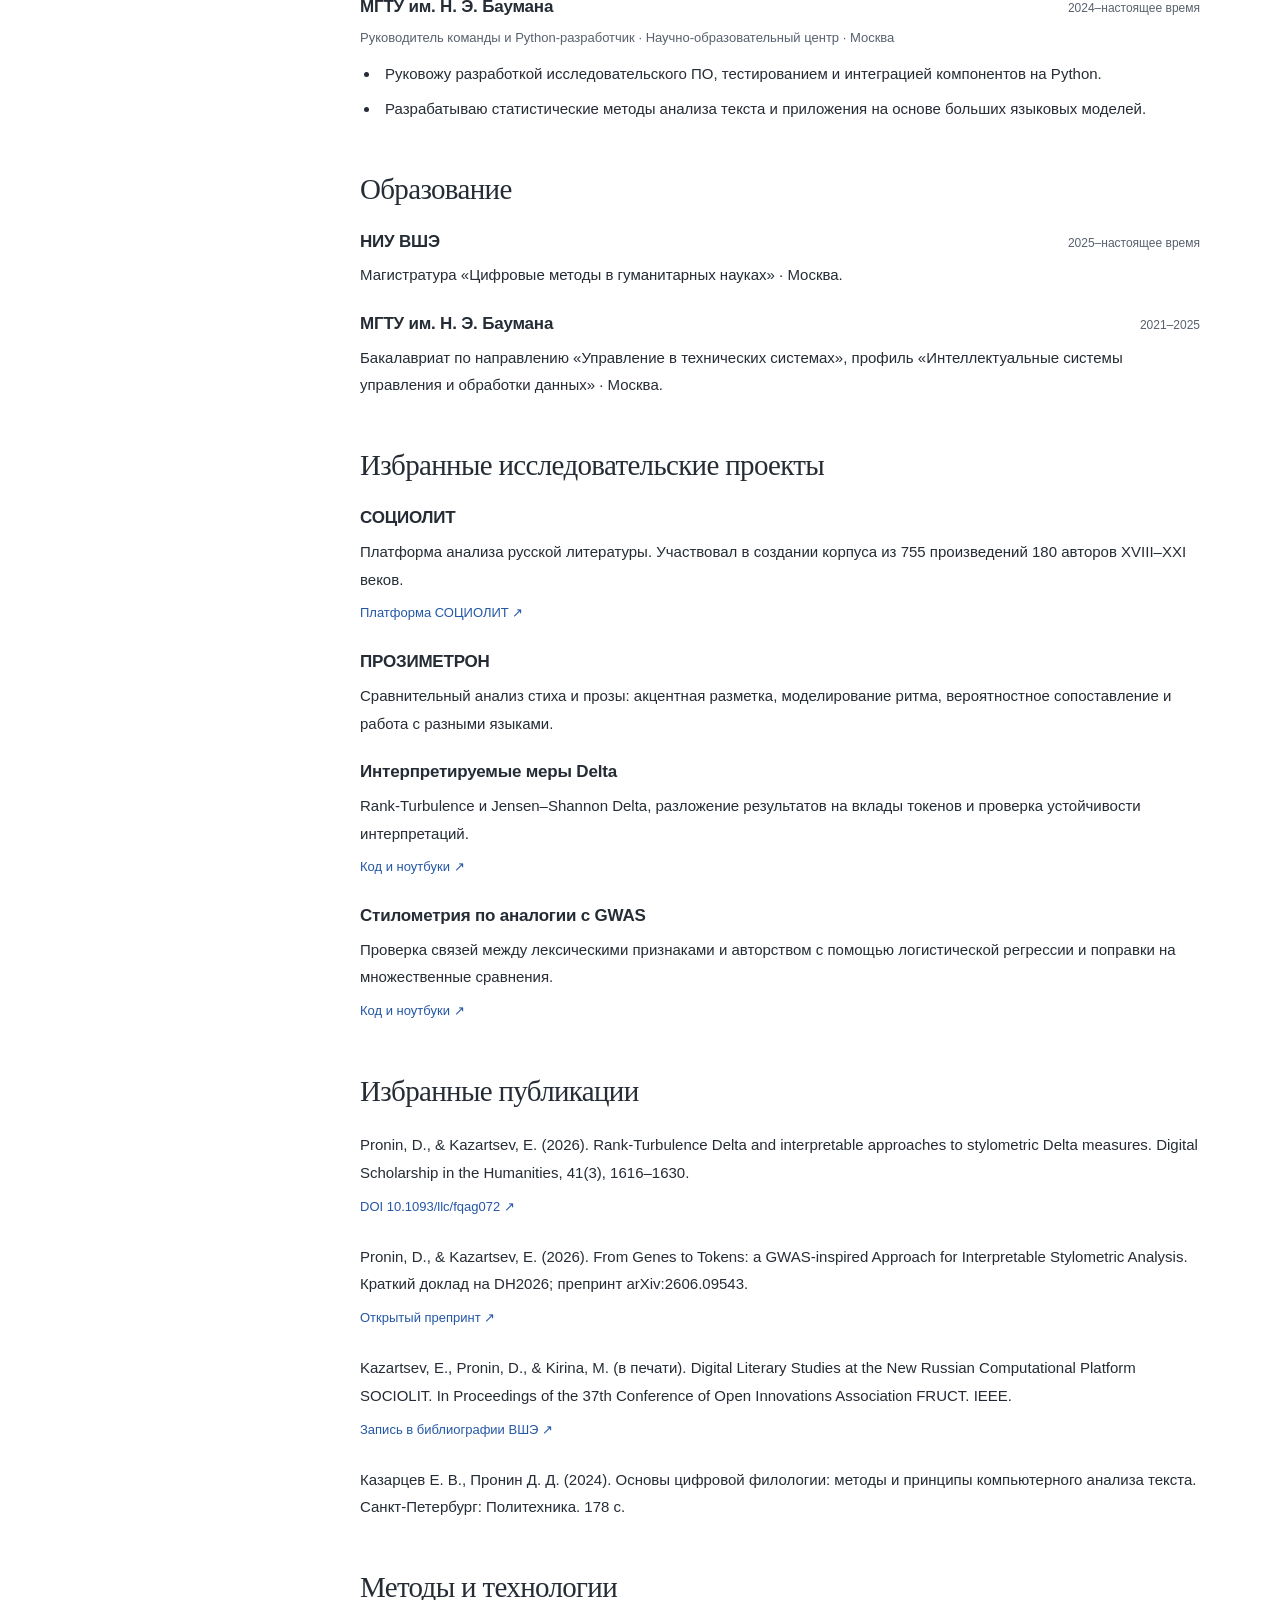
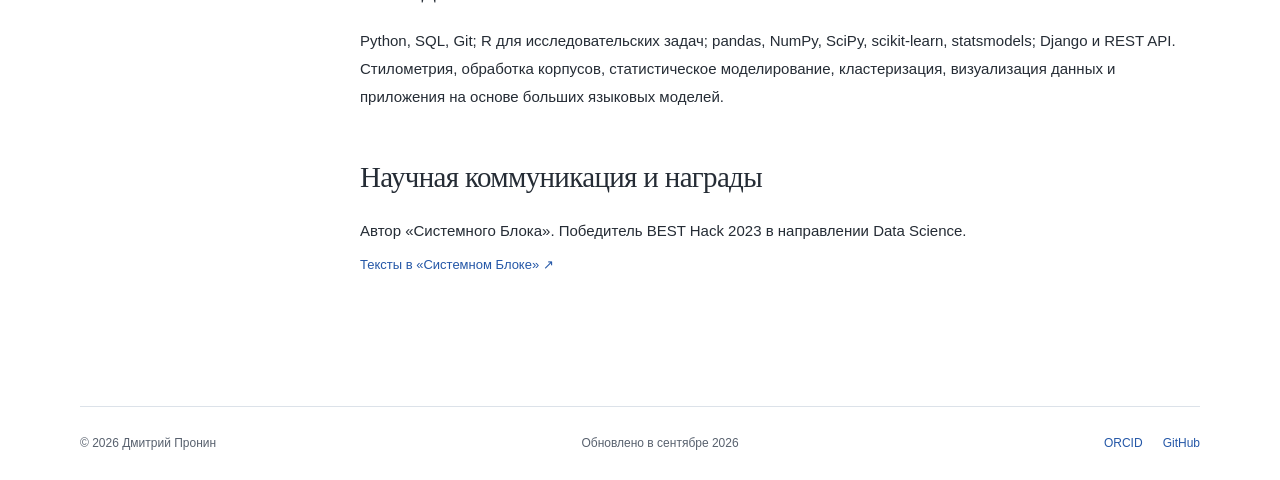
<file: ru/cv/index.html>
<!doctype html><html lang="ru"><head><meta charset="utf-8"><meta name="viewport" content="width=device-width,initial-scale=1"><title>Дмитрий Пронин — Академическое резюме</title><meta name="description" content="Разрабатываю интерпретируемые методы анализа литературного стиля, авторства и текстовых корпусов. Работаю программистом и приглашённым преподавателем НИУ ВШЭ, участвую в разработке СОЦИОЛИТа и ПРОЗИМЕТРОНа. Соавтор рецензируемой статьи в Digital Scholarship in the Humanities и учебника по цифровой филологии. На DH2026 выступил с докладом и председательствовал на секции."><meta name="google-site-verification" content="-tZKN1_AK3pRdSizpO0ij21z4VwoRTKR8ajikITCX8Q"><meta name="theme-color" content="#ffffff"><meta property="og:type" content="website"><meta property="og:title" content="Дмитрий Пронин — Академическое резюме"><meta property="og:description" content="Разрабатываю интерпретируемые методы анализа литературного стиля, авторства и текстовых корпусов. Работаю программистом и приглашённым преподавателем НИУ ВШЭ, участвую в разработке СОЦИОЛИТа и ПРОЗИМЕТРОНа. Соавтор рецензируемой статьи в Digital Scholarship in the Humanities и учебника по цифровой филологии. На DH2026 выступил с докладом и председательствовал на секции."><meta property="og:locale" content="ru_RU"><link rel="canonical" href="https://ddpronin.github.io/ru/cv/"><meta property="og:url" content="https://ddpronin.github.io/ru/cv/"><link rel="alternate" hreflang="en" href="https://ddpronin.github.io/cv/"><link rel="alternate" hreflang="ru" href="https://ddpronin.github.io/ru/cv/"><link rel="alternate" hreflang="x-default" href="https://ddpronin.github.io/cv/"><link rel="icon" href="../../assets/favicon.svg" type="image/svg+xml"><link rel="stylesheet" href="../../assets/style.css?v=4"><script defer src="../../assets/site.js"></script><script type="application/ld+json">{"@context":"https://schema.org","@type":"ProfilePage","name":"Дмитрий Пронин — Академическое резюме","inLanguage":"ru","url":"https://ddpronin.github.io/ru/cv/","mainEntity":{"@type":"Person","name":"Dmitry Pronin","alternateName":"Дмитрий Пронин","email":"i@ddpronin.ru","image":"https://ddpronin.github.io/assets/dmitry-pronin.jpg?v=2","sameAs":["https://www.hse.ru/org/persons/848712523/","https://orcid.org/0009-0001-0521-1849","https://scholar.google.com/citations?user=V0GgjkYAAAAJ","https://github.com/DDPronin"],"affiliation":{"@type":"Organization","name":"HSE University"}}}</script><!-- Google tag (gtag.js) -->
<script async src="https://www.googletagmanager.com/gtag/js?id=G-VGW93F30CH"></script>
<script>
  window.dataLayer = window.dataLayer || [];
  function gtag(){dataLayer.push(arguments);}
  gtag('js', new Date());
  gtag('config', 'G-VGW93F30CH');
</script></head><body><a class="skip" href="#main">Перейти к содержанию</a><header class="header wrap"><a class="wordmark" href="../../ru/index.html">Дмитрий Пронин<span>Digital Humanities</span></a><nav aria-label="Основная навигация"><a href="../../ru/index.html#research">Исследования</a><a href="../../ru/index.html#publications">Публикации</a><a href="../../ru/index.html#writing">Материалы</a><a href="../../ru/cv/index.html">CV</a><a href="../../ru/index.html#contact">Контакты</a></nav><div class="languages" aria-label="Язык"><a href="../../cv/index.html" lang="en" hreflang="en" >EN</a><a href="../../ru/cv/index.html" lang="ru" hreflang="ru" aria-current="page">RU</a></div></header><main id="main">
  <header class="article-header wrap cv-header"><a class="back-link" href="../../ru/index.html">← На главную</a><p class="eyebrow">Академическое резюме</p><h1>Дмитрий Пронин</h1><p class="cv-tagline">Исследователь в digital humanities · Компьютерный лингвист · Python-разработчик</p><p class="cv-affiliation">НИУ ВШЭ · Школа филологических наук · Москва, Россия</p><div class="resource-links"><a href="mailto:i@ddpronin.ru">i@ddpronin.ru</a><a href="https://www.hse.ru/org/persons/848712523/">Профиль ВШЭ</a><a href="https://scholar.google.com/citations?user=V0GgjkYAAAAJ">Google Scholar</a><a href="https://orcid.org/0009-0001-0521-1849">ORCID</a></div><div class="cv-downloads"><a class="primary-link" href="../../cv-files/Dmitry-Pronin-CV-RU.pdf" download>Скачать PDF ↓</a><a href="../../cv-files/Dmitry-Pronin-CV-RU.docx" download>Скачать Word ↓</a></div></header>
  <div class="article-body wrap"><aside class="article-toc"><span class="section-label">В резюме</span><nav aria-label="Разделы резюме"><a href="#conference">Digital Humanities 2026</a><a href="#experience">Академический и исследовательский опыт</a><a href="#education">Образование</a><a href="#projects">Избранные исследовательские проекты</a><a href="#publications">Избранные публикации</a><a href="#skills">Методы и технологии</a><a href="#activity">Научная коммуникация и награды</a></nav></aside><div class="article-content cv-content"><section id="profile"><h2>Профиль</h2><p class="lead">Разрабатываю интерпретируемые методы анализа литературного стиля, авторства и текстовых корпусов. Работаю программистом и приглашённым преподавателем НИУ ВШЭ, участвую в разработке СОЦИОЛИТа и ПРОЗИМЕТРОНа. Соавтор рецензируемой статьи в Digital Scholarship in the Humanities и учебника по цифровой филологии. На DH2026 выступил с докладом и председательствовал на секции.</p><p class="cv-interests">Научные интересы: интерпретируемая стилометрия; атрибуция авторства; цифровое литературоведение; корпусная лингвистика; объяснимая обработка естественного языка; большие языковые модели.</p></section><section id="conference"><h2>Digital Humanities 2026</h2><article class="cv-entry"><div class="cv-entry-heading"><h3>Докладчик</h3></div><p>From Genes to Tokens: a GWAS-inspired Approach for Interpretable Stylometric Analysis, совместно с Евгением Казарцевым. Секция S072, 30 июля 2026 года, аудитория 107.</p><a class="read-link" href="https://arxiv.org/abs/2606.09543">Открытый препринт ↗</a></article><article class="cv-entry"><div class="cv-entry-heading"><h3>Председатель секции</h3></div><p>Секция S026 о связанных открытых данных, поиске исторической информации и выявлении слухов. 29 июля 2026 года, аудитория 103.</p></article></section><section id="experience"><h2>Академический и исследовательский опыт</h2><article class="cv-entry"><div class="cv-entry-heading"><h3>Национальный исследовательский университет «Высшая школа экономики»</h3><span>2025–настоящее время</span></div><p class="cv-subtitle">Программист и приглашённый преподаватель · Школа филологических наук факультета гуманитарных наук · Москва</p><ul><li>Разрабатываю статистические методы и инструменты обработки естественного языка для анализа литературных текстов с акцентом на интерпретируемость, проверку результатов и воспроизводимость.</li><li>Один из основных разработчиков СОЦИОЛИТа и ПРОЗИМЕТРОНа: аналитические модули, обработка корпусов, API и интерфейсы для исследователей.</li><li>Участвую в преподавании бакалаврского курса «Литература и цифровая гуманитаристика» в 2025/26 учебном году.</li></ul></article><article class="cv-entry"><div class="cv-entry-heading"><h3>МГТУ им. Н. Э. Баумана</h3><span>2024–настоящее время</span></div><p class="cv-subtitle">Руководитель команды и Python-разработчик · Научно-образовательный центр · Москва</p><ul><li>Руковожу разработкой исследовательского ПО, тестированием и интеграцией компонентов на Python.</li><li>Разрабатываю статистические методы анализа текста и приложения на основе больших языковых моделей.</li></ul></article></section><section id="education"><h2>Образование</h2><article class="cv-entry"><div class="cv-entry-heading"><h3>НИУ ВШЭ</h3><span>2025–настоящее время</span></div><p>Магистратура «Цифровые методы в гуманитарных науках» · Москва.</p></article><article class="cv-entry"><div class="cv-entry-heading"><h3>МГТУ им. Н. Э. Баумана</h3><span>2021–2025</span></div><p>Бакалавриат по направлению «Управление в технических системах», профиль «Интеллектуальные системы управления и обработки данных» · Москва.</p></article></section><section id="projects"><h2>Избранные исследовательские проекты</h2><article class="cv-entry"><div class="cv-entry-heading"><h3>СОЦИОЛИТ</h3></div><p>Платформа анализа русской литературы. Участвовал в создании корпуса из 755 произведений 180 авторов XVIII–XXI веков.</p><a class="read-link" href="https://sociolit.ru/">Платформа СОЦИОЛИТ ↗</a></article><article class="cv-entry"><div class="cv-entry-heading"><h3>ПРОЗИМЕТРОН</h3></div><p>Сравнительный анализ стиха и прозы: акцентная разметка, моделирование ритма, вероятностное сопоставление и работа с разными языками.</p></article><article class="cv-entry"><div class="cv-entry-heading"><h3>Интерпретируемые меры Delta</h3></div><p>Rank-Turbulence и Jensen–Shannon Delta, разложение результатов на вклады токенов и проверка устойчивости интерпретаций.</p><a class="read-link" href="https://github.com/DDPronin/Rank-Turbulence-Delta">Код и ноутбуки ↗</a></article><article class="cv-entry"><div class="cv-entry-heading"><h3>Стилометрия по аналогии с GWAS</h3></div><p>Проверка связей между лексическими признаками и авторством с помощью логистической регрессии и поправки на множественные сравнения.</p><a class="read-link" href="https://github.com/DDPronin/GWAS-stylometry">Код и ноутбуки ↗</a></article></section><section id="publications"><h2>Избранные публикации</h2><article class="cv-entry"><p>Pronin, D., & Kazartsev, E. (2026). Rank-Turbulence Delta and interpretable approaches to stylometric Delta measures. Digital Scholarship in the Humanities, 41(3), 1616–1630.</p><a class="read-link" href="https://doi.org/10.1093/llc/fqag072">DOI 10.1093/llc/fqag072 ↗</a></article><article class="cv-entry"><p>Pronin, D., & Kazartsev, E. (2026). From Genes to Tokens: a GWAS-inspired Approach for Interpretable Stylometric Analysis. Краткий доклад на DH2026; препринт arXiv:2606.09543.</p><a class="read-link" href="https://arxiv.org/abs/2606.09543">Открытый препринт ↗</a></article><article class="cv-entry"><p>Kazartsev, E., Pronin, D., & Kirina, M. (в печати). Digital Literary Studies at the New Russian Computational Platform SOCIOLIT. In Proceedings of the 37th Conference of Open Innovations Association FRUCT. IEEE.</p><a class="read-link" href="https://publications.hse.ru/chapters/1025704970">Запись в библиографии ВШЭ ↗</a></article><article class="cv-entry"><p>Казарцев Е. В., Пронин Д. Д. (2024). Основы цифровой филологии: методы и принципы компьютерного анализа текста. Санкт-Петербург: Политехника. 178 с.</p></article></section><section id="skills"><h2>Методы и технологии</h2><article class="cv-entry"><p>Python, SQL, Git; R для исследовательских задач; pandas, NumPy, SciPy, scikit-learn, statsmodels; Django и REST API. Стилометрия, обработка корпусов, статистическое моделирование, кластеризация, визуализация данных и приложения на основе больших языковых моделей.</p></article></section><section id="activity"><h2>Научная коммуникация и награды</h2><article class="cv-entry"><p>Автор «Системного Блока». Победитель BEST Hack 2023 в направлении Data Science.</p><a class="read-link" href="https://sysblok.ru/author/dmitrii_pronin/">Тексты в «Системном Блоке» ↗</a></article></section></div></div></main><footer class="wrap footer"><span>© 2026 Дмитрий Пронин</span><span>Обновлено в сентябре 2026</span><div><a href="https://orcid.org/0009-0001-0521-1849">ORCID</a><a href="https://github.com/DDPronin">GitHub</a></div></footer></body></html>
</file>
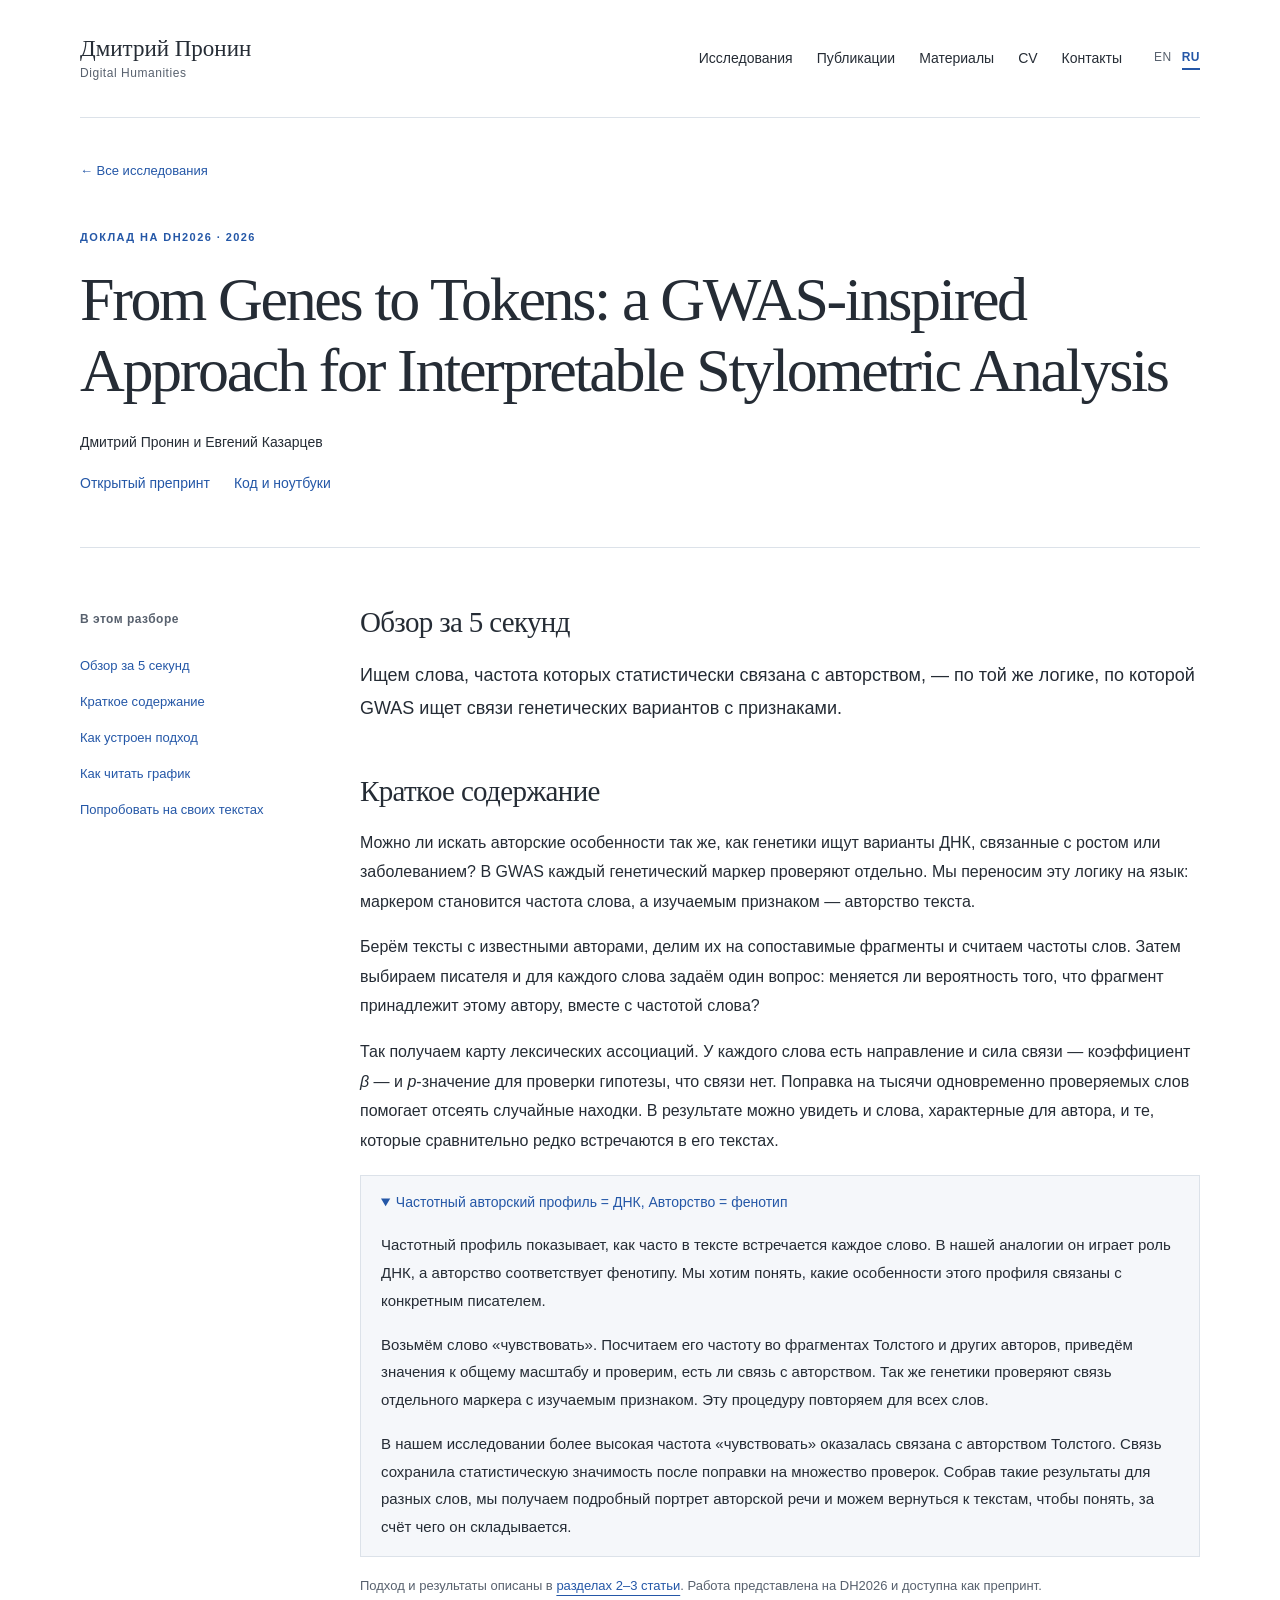
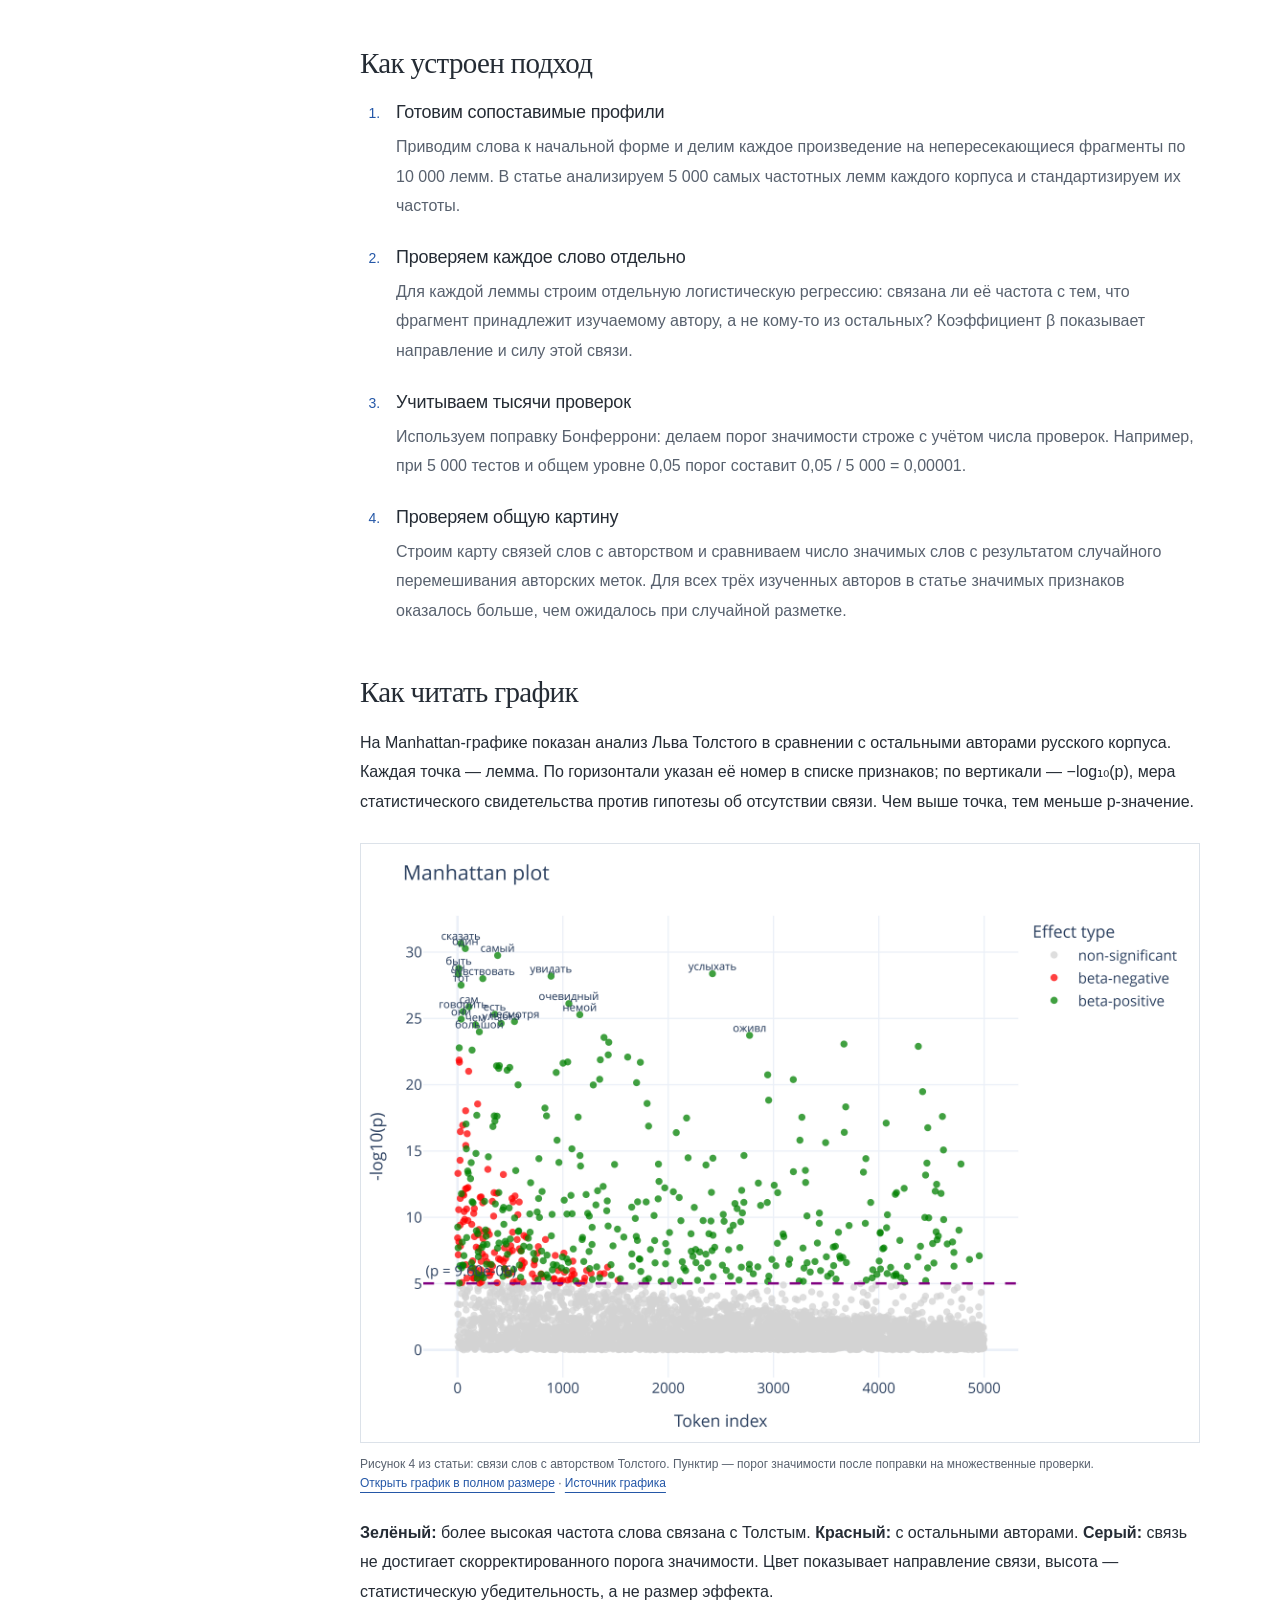
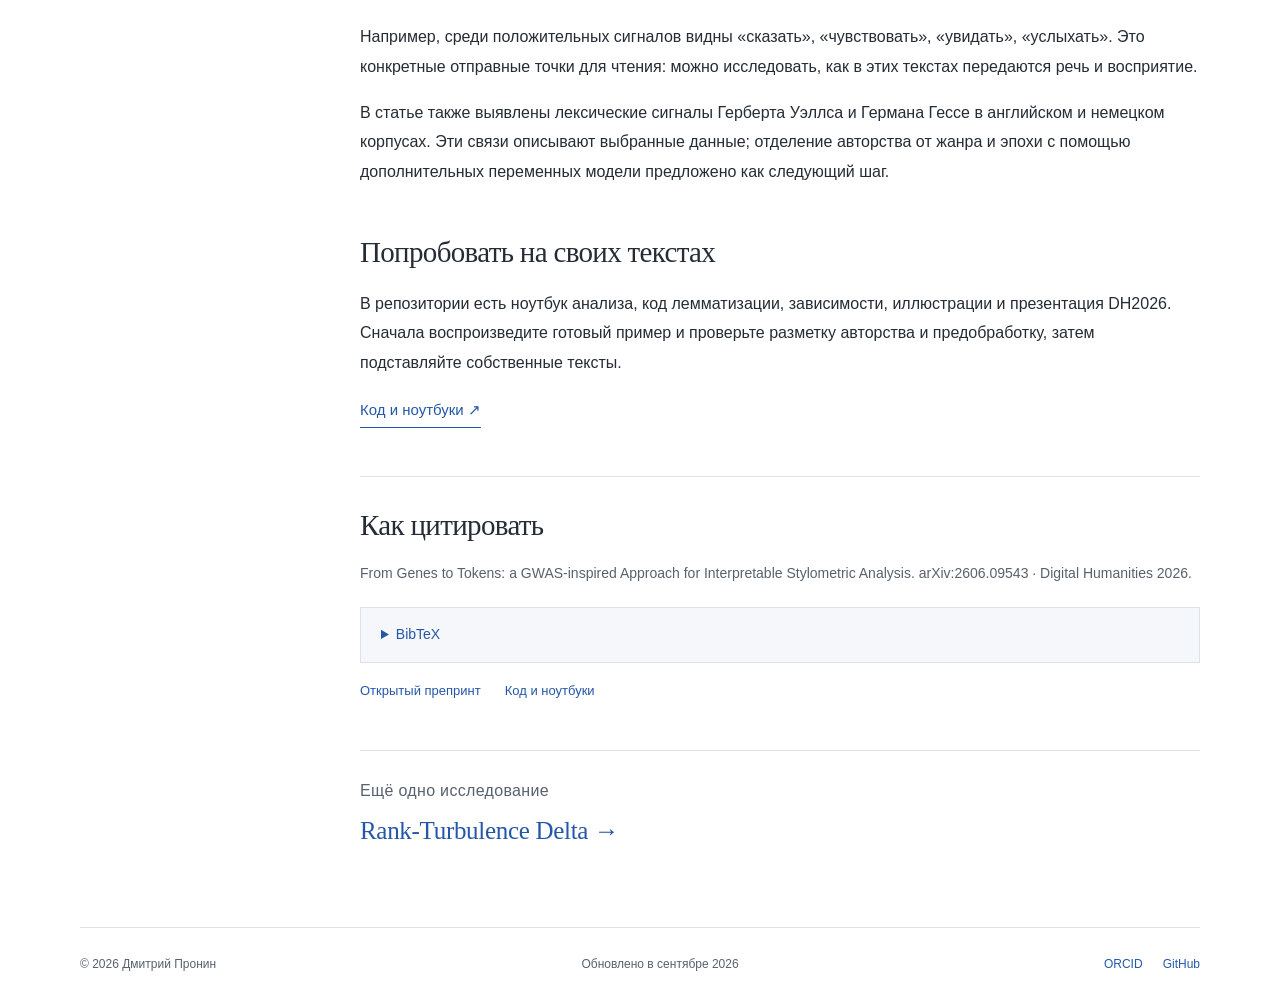
<file: ru/research/from-genes-to-tokens/index.html>
<!doctype html><html lang="ru"><head><meta charset="utf-8"><meta name="viewport" content="width=device-width,initial-scale=1"><title>From Genes to Tokens: a GWAS-inspired Approach for Interpretable Stylometric Analysis — Дмитрий Пронин</title><meta name="description" content="Ищем слова, частота которых статистически связана с авторством, — по той же логике, по которой GWAS ищет связи генетических вариантов с признаками."><meta name="google-site-verification" content="-tZKN1_AK3pRdSizpO0ij21z4VwoRTKR8ajikITCX8Q"><meta name="theme-color" content="#ffffff"><meta property="og:type" content="website"><meta property="og:title" content="From Genes to Tokens: a GWAS-inspired Approach for Interpretable Stylometric Analysis — Дмитрий Пронин"><meta property="og:description" content="Ищем слова, частота которых статистически связана с авторством, — по той же логике, по которой GWAS ищет связи генетических вариантов с признаками."><meta property="og:locale" content="ru_RU"><link rel="canonical" href="https://ddpronin.github.io/ru/research/from-genes-to-tokens/"><meta property="og:url" content="https://ddpronin.github.io/ru/research/from-genes-to-tokens/"><link rel="alternate" hreflang="en" href="https://ddpronin.github.io/research/from-genes-to-tokens/"><link rel="alternate" hreflang="ru" href="https://ddpronin.github.io/ru/research/from-genes-to-tokens/"><link rel="alternate" hreflang="x-default" href="https://ddpronin.github.io/research/from-genes-to-tokens/"><link rel="icon" href="../../../assets/favicon.svg" type="image/svg+xml"><link rel="stylesheet" href="../../../assets/style.css?v=4"><script defer src="../../../assets/site.js"></script><script type="application/ld+json">{"@context":"https://schema.org","@type":"WebPage","name":"From Genes to Tokens: a GWAS-inspired Approach for Interpretable Stylometric Analysis — Дмитрий Пронин","inLanguage":"ru","url":"https://ddpronin.github.io/ru/research/from-genes-to-tokens/","mainEntity":{"@type":"ScholarlyArticle","name":"From Genes to Tokens: a GWAS-inspired Approach for Interpretable Stylometric Analysis","author":[{"@type":"Person","name":"Dmitry Pronin"},{"@type":"Person","name":"Evgeny Kazartsev"}],"sameAs":"https://arxiv.org/abs/2606.09543"}}</script><!-- Google tag (gtag.js) -->
<script async src="https://www.googletagmanager.com/gtag/js?id=G-VGW93F30CH"></script>
<script>
  window.dataLayer = window.dataLayer || [];
  function gtag(){dataLayer.push(arguments);}
  gtag('js', new Date());
  gtag('config', 'G-VGW93F30CH');
</script></head><body><a class="skip" href="#main">Перейти к содержанию</a><header class="header wrap"><a class="wordmark" href="../../../ru/index.html">Дмитрий Пронин<span>Digital Humanities</span></a><nav aria-label="Основная навигация"><a href="../../../ru/index.html#research">Исследования</a><a href="../../../ru/index.html#publications">Публикации</a><a href="../../../ru/index.html#writing">Материалы</a><a href="../../../ru/cv/index.html">CV</a><a href="../../../ru/index.html#contact">Контакты</a></nav><div class="languages" aria-label="Язык"><a href="../../../research/from-genes-to-tokens/index.html" lang="en" hreflang="en" >EN</a><a href="../../../ru/research/from-genes-to-tokens/index.html" lang="ru" hreflang="ru" aria-current="page">RU</a></div></header><main id="main">
  <header class="article-header wrap"><a class="back-link" href="../../../ru/index.html#research">← Все исследования</a><p class="eyebrow">Доклад на DH2026 · 2026</p><h1>From Genes to Tokens: a GWAS-inspired Approach for Interpretable Stylometric Analysis</h1><p class="authors">Дмитрий Пронин и Евгений Казарцев</p><div class="resource-links"><a href="https://arxiv.org/abs/2606.09543">Открытый препринт</a><a href="https://github.com/DDPronin/GWAS-stylometry">Код и ноутбуки</a></div></header>
  <div class="article-body wrap"><aside class="article-toc"><span class="section-label">В этом разборе</span><nav aria-label="Разделы исследования"><a href="#question">Обзор за 5 секунд</a><a href="#brief">Краткое содержание</a><a href="#method">Как устроен подход</a><a href="#figure">Как читать график</a><a href="#start">Попробовать на своих текстах</a></nav></aside><div class="article-content"><section id="question"><h2>Обзор за 5 секунд</h2><p class="lead">Ищем слова, частота которых статистически связана с авторством, — по той же логике, по которой GWAS ищет связи генетических вариантов с признаками.</p></section><section id="brief"><h2>Краткое содержание</h2>
    <p>Можно ли искать авторские особенности так же, как генетики ищут варианты ДНК, связанные с ростом или заболеванием? В GWAS каждый генетический маркер проверяют отдельно. Мы переносим эту логику на язык: маркером становится частота слова, а изучаемым признаком — авторство текста.</p>
    <p>Берём тексты с известными авторами, делим их на сопоставимые фрагменты и считаем частоты слов. Затем выбираем писателя и для каждого слова задаём один вопрос: меняется ли вероятность того, что фрагмент принадлежит этому автору, вместе с частотой слова?</p>
    <p>Так получаем карту лексических ассоциаций. У каждого слова есть направление и сила связи — коэффициент <i>β</i> — и <i>p</i>-значение для проверки гипотезы, что связи нет. Поправка на тысячи одновременно проверяемых слов помогает отсеять случайные находки. В результате можно увидеть и слова, характерные для автора, и те, которые сравнительно редко встречаются в его текстах.</p>
    <details class="worked-example" open><summary>Частотный авторский профиль = ДНК, Авторство = фенотип</summary>
    <p>Частотный профиль показывает, как часто в тексте встречается каждое слово. В нашей аналогии он играет роль ДНК, а авторство соответствует фенотипу. Мы хотим понять, какие особенности этого профиля связаны с конкретным писателем.</p>
    <p>Возьмём слово «чувствовать». Посчитаем его частоту во фрагментах Толстого и других авторов, приведём значения к общему масштабу и проверим, есть ли связь с авторством. Так же генетики проверяют связь отдельного маркера с изучаемым признаком. Эту процедуру повторяем для всех слов.</p>
    <p>В нашем исследовании более высокая частота «чувствовать» оказалась связана с авторством Толстого. Связь сохранила статистическую значимость после поправки на множество проверок. Собрав такие результаты для разных слов, мы получаем подробный портрет авторской речи и можем вернуться к текстам, чтобы понять, за счёт чего он складывается.</p></details>
    <p class="formula-note">Подход и результаты описаны в <a href="https://arxiv.org/pdf/2606.09543#page=2">разделах 2–3 статьи</a>. Работа представлена на DH2026 и доступна как препринт.</p>
  </section><section id="method"><h2>Как устроен подход</h2><ol class="method-steps"><li><h3>Готовим сопоставимые профили</h3><p>Приводим слова к начальной форме и делим каждое произведение на непересекающиеся фрагменты по 10 000 лемм. В статье анализируем 5 000 самых частотных лемм каждого корпуса и стандартизируем их частоты.</p></li><li><h3>Проверяем каждое слово отдельно</h3><p>Для каждой леммы строим отдельную логистическую регрессию: связана ли её частота с тем, что фрагмент принадлежит изучаемому автору, а не кому-то из остальных? Коэффициент β показывает направление и силу этой связи.</p></li><li><h3>Учитываем тысячи проверок</h3><p>Используем поправку Бонферрони: делаем порог значимости строже с учётом числа проверок. Например, при 5 000 тестов и общем уровне 0,05 порог составит 0,05 / 5 000 = 0,00001.</p></li><li><h3>Проверяем общую картину</h3><p>Строим карту связей слов с авторством и сравниваем число значимых слов с результатом случайного перемешивания авторских меток. Для всех трёх изученных авторов в статье значимых признаков оказалось больше, чем ожидалось при случайной разметке.</p></li></ol></section><section id="figure"><h2>Как читать график</h2><p>На Manhattan-графике показан анализ Льва Толстого в сравнении с остальными авторами русского корпуса. Каждая точка — лемма. По горизонтали указан её номер в списке признаков; по вертикали — −log₁₀(p), мера статистического свидетельства против гипотезы об отсутствии связи. Чем выше точка, тем меньше p-значение.</p><figure><a href="../../../assets/gwas-tolstoy.png" aria-label="Открыть график в полном размере"><img src="../../../assets/gwas-tolstoy.png" alt="Manhattan-график сравнения Толстого с другими авторами: зелёные точки — положительные связи, красные — отрицательные, серые не достигают значимости. Пунктир обозначает скорректированный порог." width="3500" height="2500" loading="lazy"></a><figcaption>Рисунок 4 из статьи: связи слов с авторством Толстого. Пунктир — порог значимости после поправки на множественные проверки. <br><a href="../../../assets/gwas-tolstoy.png">Открыть график в полном размере</a> · <a href="https://github.com/DDPronin/GWAS-stylometry/blob/main/imgs/manhattan_tolstoy.png">Источник графика</a></figcaption></figure><p><strong>Зелёный:</strong> более высокая частота слова связана с Толстым. <strong>Красный:</strong> с остальными авторами. <strong>Серый:</strong> связь не достигает скорректированного порога значимости. Цвет показывает направление связи, высота — статистическую убедительность, а не размер эффекта.</p><p>Например, среди положительных сигналов видны «сказать», «чувствовать», «увидать», «услыхать». Это конкретные отправные точки для чтения: можно исследовать, как в этих текстах передаются речь и восприятие.</p><p>В статье также выявлены лексические сигналы Герберта Уэллса и Германа Гессе в английском и немецком корпусах. Эти связи описывают выбранные данные; отделение авторства от жанра и эпохи с помощью дополнительных переменных модели предложено как следующий шаг.</p></section><section id="start"><h2>Попробовать на своих текстах</h2><p>В репозитории есть ноутбук анализа, код лемматизации, зависимости, иллюстрации и презентация DH2026. Сначала воспроизведите готовый пример и проверьте разметку авторства и предобработку, затем подставляйте собственные тексты.</p><a class="primary-link" href="https://github.com/DDPronin/GWAS-stylometry">Код и ноутбуки ↗</a></section><section class="citation" id="citation"><h2>Как цитировать</h2><p>From Genes to Tokens: a GWAS-inspired Approach for Interpretable Stylometric Analysis. arXiv:2606.09543 · Digital Humanities 2026.</p><details><summary>BibTeX</summary><button class="copy-button" type="button" data-copy="citation-bib" data-copied="Скопировано" data-failed="Выделите и скопируйте текст ниже">Скопировать BibTeX</button><pre id="citation-bib"><code>@misc{pronin2026genes,
  author = {Pronin, Dmitry and Kazartsev, Evgeny},
  title = {From Genes to Tokens: a GWAS-inspired Approach for Interpretable Stylometric Analysis},
  year = {2026},
  eprint = {2606.09543},
  archivePrefix = {arXiv},
  url = {https://arxiv.org/abs/2606.09543}
}</code></pre><span class="copy-status" aria-live="polite"></span></details><div class="resource-links"><a href="https://arxiv.org/abs/2606.09543">Открытый препринт</a><a href="https://github.com/DDPronin/GWAS-stylometry">Код и ноутбуки</a></div></section><div class="related"><p class="meta">Ещё одно исследование</p><h3><a href="../../../ru/research/rank-turbulence-delta/index.html">Rank-Turbulence Delta →</a></h3></div></div></div></main><footer class="wrap footer"><span>© 2026 Дмитрий Пронин</span><span>Обновлено в сентябре 2026</span><div><a href="https://orcid.org/0009-0001-0521-1849">ORCID</a><a href="https://github.com/DDPronin">GitHub</a></div></footer></body></html>
</file>
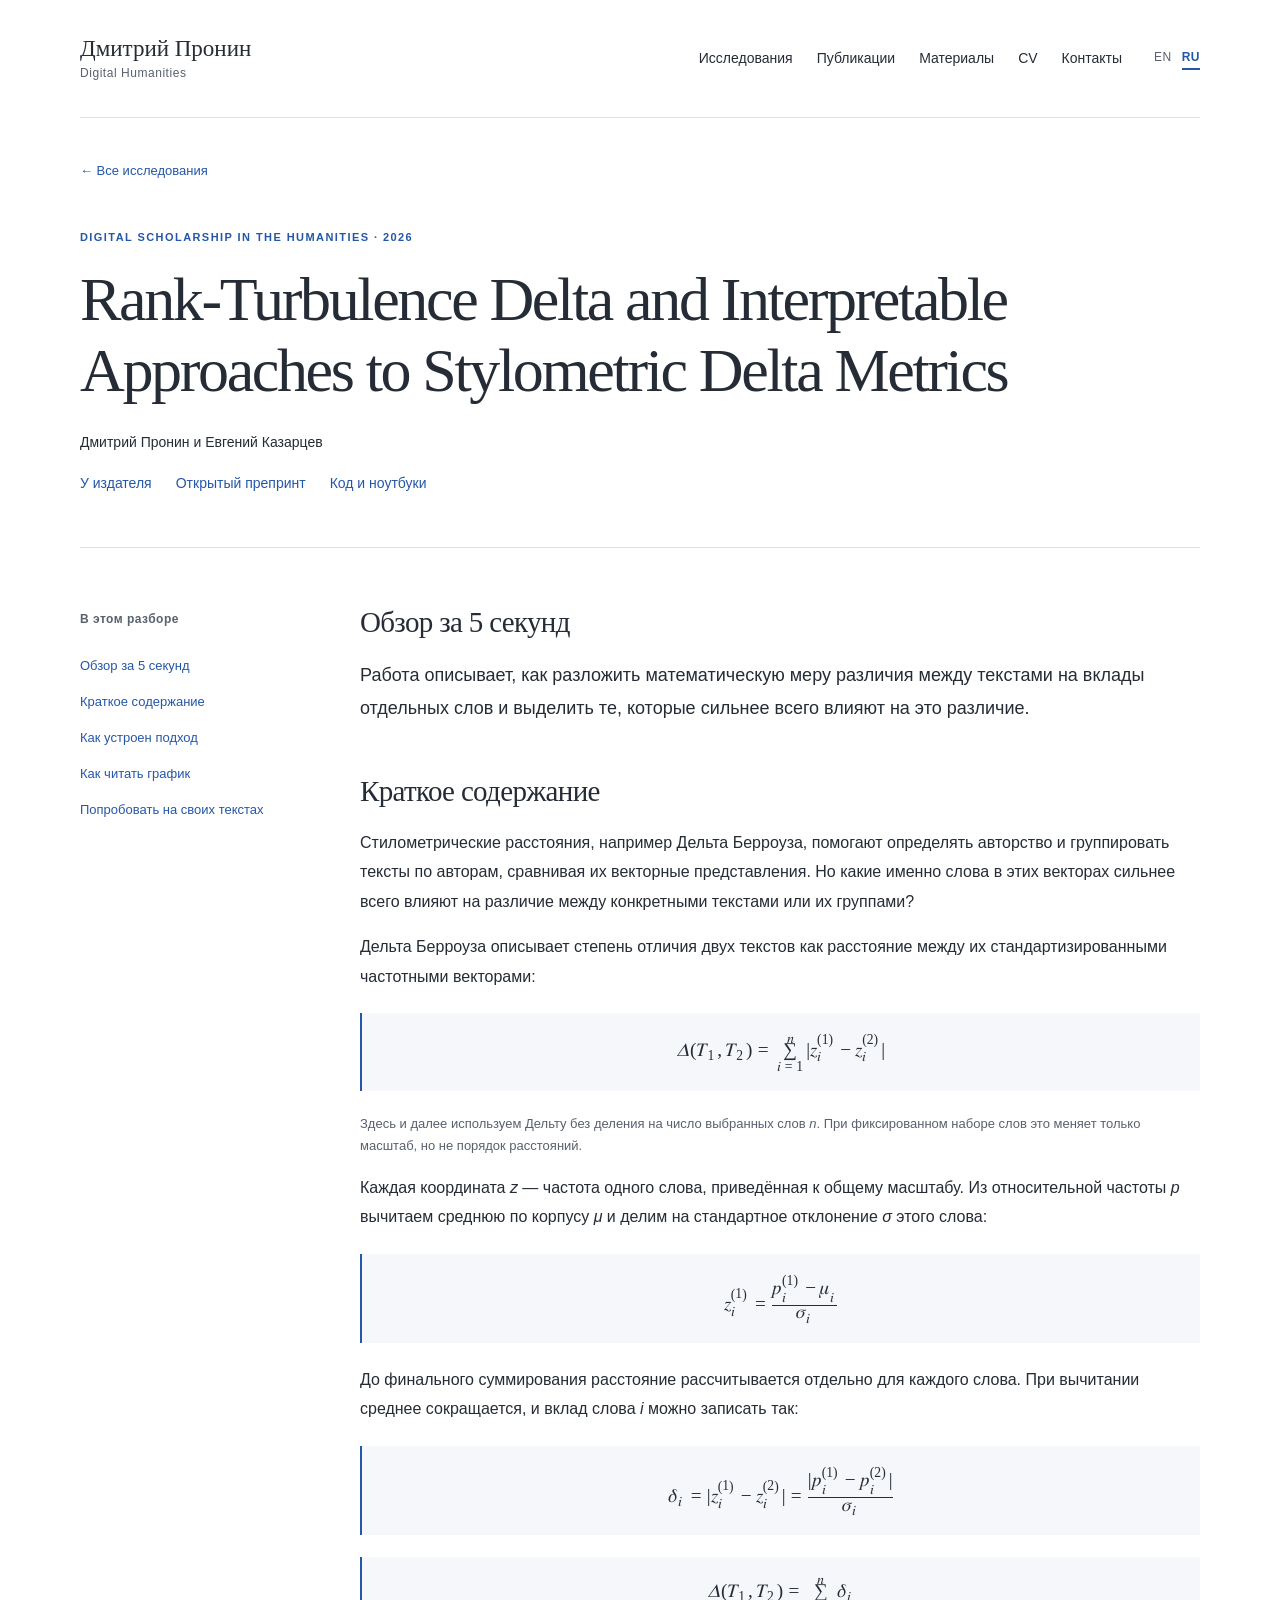
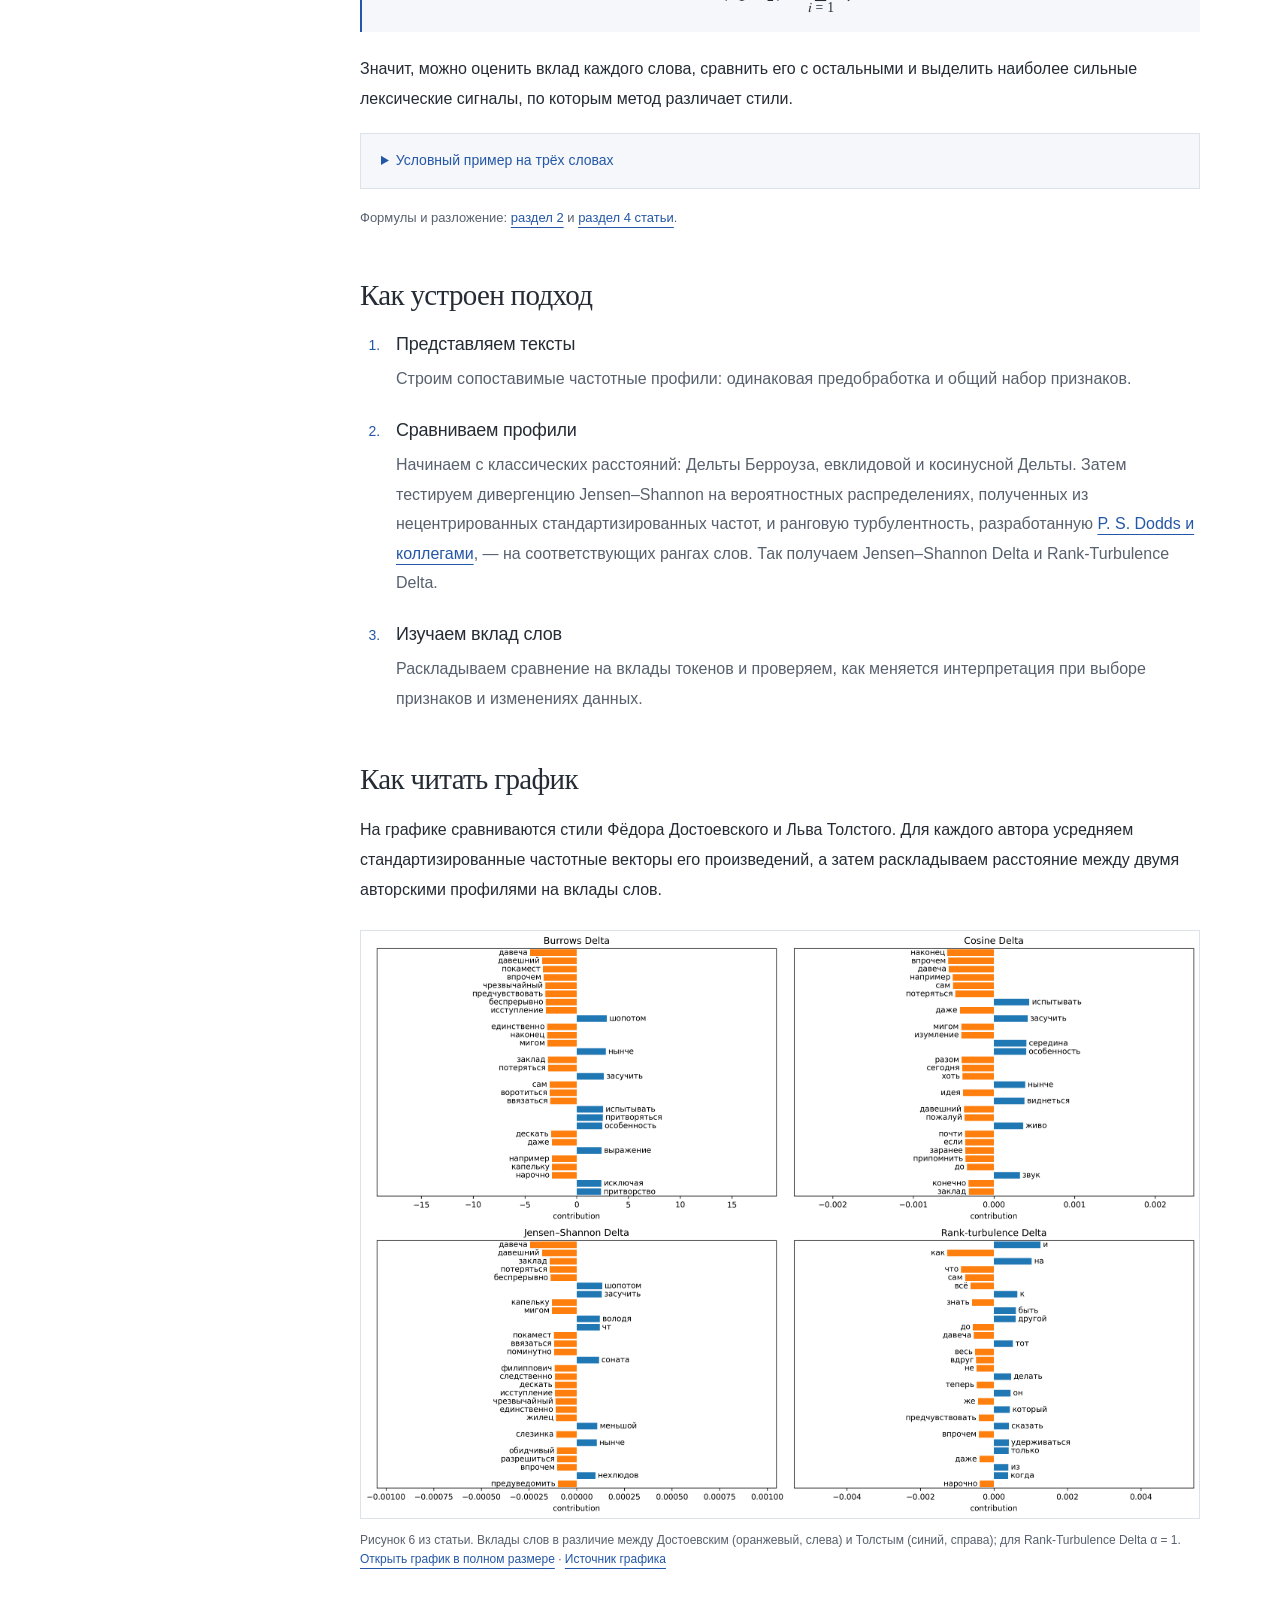
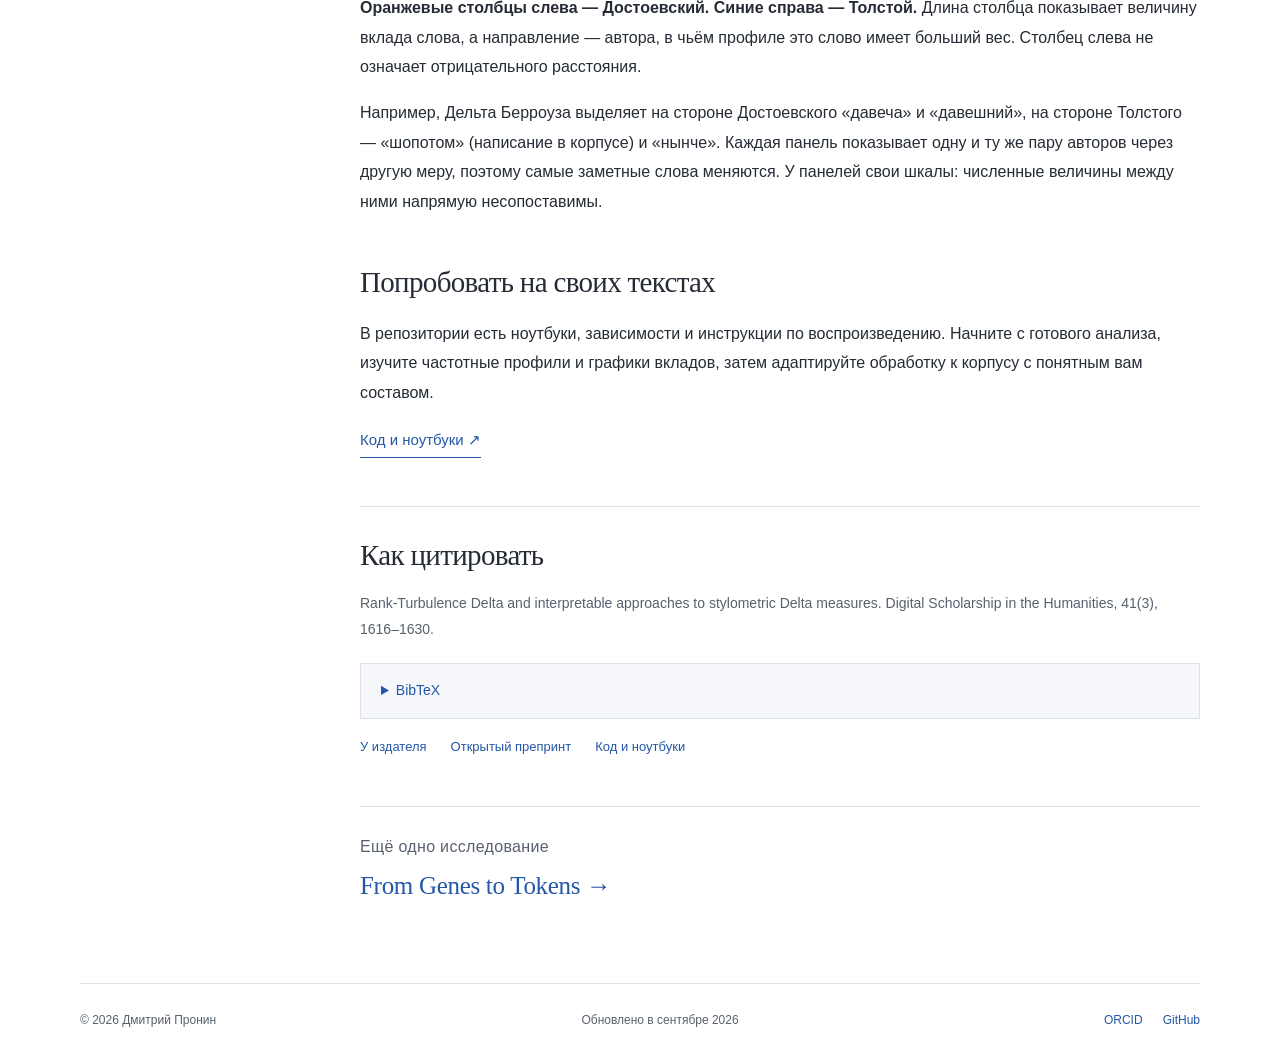
<file: ru/research/rank-turbulence-delta/index.html>
<!doctype html><html lang="ru"><head><meta charset="utf-8"><meta name="viewport" content="width=device-width,initial-scale=1"><title>Rank-Turbulence Delta and Interpretable Approaches to Stylometric Delta Metrics — Дмитрий Пронин</title><meta name="description" content="Работа описывает, как разложить математическую меру различия между текстами на вклады отдельных слов и выделить те, которые сильнее всего влияют на это различие."><meta name="google-site-verification" content="-tZKN1_AK3pRdSizpO0ij21z4VwoRTKR8ajikITCX8Q"><meta name="theme-color" content="#ffffff"><meta property="og:type" content="website"><meta property="og:title" content="Rank-Turbulence Delta and Interpretable Approaches to Stylometric Delta Metrics — Дмитрий Пронин"><meta property="og:description" content="Работа описывает, как разложить математическую меру различия между текстами на вклады отдельных слов и выделить те, которые сильнее всего влияют на это различие."><meta property="og:locale" content="ru_RU"><link rel="canonical" href="https://ddpronin.github.io/ru/research/rank-turbulence-delta/"><meta property="og:url" content="https://ddpronin.github.io/ru/research/rank-turbulence-delta/"><link rel="alternate" hreflang="en" href="https://ddpronin.github.io/research/rank-turbulence-delta/"><link rel="alternate" hreflang="ru" href="https://ddpronin.github.io/ru/research/rank-turbulence-delta/"><link rel="alternate" hreflang="x-default" href="https://ddpronin.github.io/research/rank-turbulence-delta/"><link rel="icon" href="../../../assets/favicon.svg" type="image/svg+xml"><link rel="stylesheet" href="../../../assets/style.css?v=4"><script defer src="../../../assets/site.js"></script><script type="application/ld+json">{"@context":"https://schema.org","@type":"WebPage","name":"Rank-Turbulence Delta and Interpretable Approaches to Stylometric Delta Metrics — Дмитрий Пронин","inLanguage":"ru","url":"https://ddpronin.github.io/ru/research/rank-turbulence-delta/","mainEntity":{"@type":"ScholarlyArticle","name":"Rank-Turbulence Delta and interpretable approaches to stylometric Delta measures","author":[{"@type":"Person","name":"Dmitry Pronin"},{"@type":"Person","name":"Evgeny Kazartsev"}],"sameAs":"https://doi.org/10.1093/llc/fqag072"}}</script><!-- Google tag (gtag.js) -->
<script async src="https://www.googletagmanager.com/gtag/js?id=G-VGW93F30CH"></script>
<script>
  window.dataLayer = window.dataLayer || [];
  function gtag(){dataLayer.push(arguments);}
  gtag('js', new Date());
  gtag('config', 'G-VGW93F30CH');
</script></head><body><a class="skip" href="#main">Перейти к содержанию</a><header class="header wrap"><a class="wordmark" href="../../../ru/index.html">Дмитрий Пронин<span>Digital Humanities</span></a><nav aria-label="Основная навигация"><a href="../../../ru/index.html#research">Исследования</a><a href="../../../ru/index.html#publications">Публикации</a><a href="../../../ru/index.html#writing">Материалы</a><a href="../../../ru/cv/index.html">CV</a><a href="../../../ru/index.html#contact">Контакты</a></nav><div class="languages" aria-label="Язык"><a href="../../../research/rank-turbulence-delta/index.html" lang="en" hreflang="en" >EN</a><a href="../../../ru/research/rank-turbulence-delta/index.html" lang="ru" hreflang="ru" aria-current="page">RU</a></div></header><main id="main">
  <header class="article-header wrap"><a class="back-link" href="../../../ru/index.html#research">← Все исследования</a><p class="eyebrow">Digital Scholarship in the Humanities · 2026</p><h1>Rank-Turbulence Delta and Interpretable Approaches to Stylometric Delta Metrics</h1><p class="authors">Дмитрий Пронин и Евгений Казарцев</p><div class="resource-links"><a href="https://doi.org/10.1093/llc/fqag072">У издателя</a><a href="https://arxiv.org/abs/2604.19499">Открытый препринт</a><a href="https://github.com/DDPronin/Rank-Turbulence-Delta">Код и ноутбуки</a></div></header>
  <div class="article-body wrap"><aside class="article-toc"><span class="section-label">В этом разборе</span><nav aria-label="Разделы исследования"><a href="#question">Обзор за 5 секунд</a><a href="#brief">Краткое содержание</a><a href="#method">Как устроен подход</a><a href="#figure">Как читать график</a><a href="#start">Попробовать на своих текстах</a></nav></aside><div class="article-content"><section id="question"><h2>Обзор за 5 секунд</h2><p class="lead">Работа описывает, как разложить математическую меру различия между текстами на вклады отдельных слов и выделить те, которые сильнее всего влияют на это различие.</p></section><section id="brief"><h2>Краткое содержание</h2>
    <p>Стилометрические расстояния, например Дельта Берроуза, помогают определять авторство и группировать тексты по авторам, сравнивая их векторные представления. Но какие именно слова в этих векторах сильнее всего влияют на различие между конкретными текстами или их группами?</p>
    <p>Дельта Берроуза описывает степень отличия двух текстов как расстояние между их стандартизированными частотными векторами:</p>
    <div class="equation"><math xmlns="http://www.w3.org/1998/Math/MathML" display="block" aria-label="Дельта равна сумме абсолютных разностей стандартизированных частот слов в двух текстах"><mrow><mi>Δ</mi><mo>(</mo><msub><mi>T</mi><mn>1</mn></msub><mo>,</mo><msub><mi>T</mi><mn>2</mn></msub><mo>)</mo></mrow><mo>=</mo><munderover><mo>∑</mo><mrow><mi>i</mi><mo>=</mo><mn>1</mn></mrow><mi>n</mi></munderover><mrow><mo>|</mo><msubsup><mi>z</mi><mi>i</mi><mrow><mo>(</mo><mn>1</mn><mo>)</mo></mrow></msubsup><mo>−</mo><msubsup><mi>z</mi><mi>i</mi><mrow><mo>(</mo><mn>2</mn><mo>)</mo></mrow></msubsup><mo>|</mo></mrow></math></div>
    <p class="formula-note">Здесь и далее используем Дельту без деления на число выбранных слов <i>n</i>. При фиксированном наборе слов это меняет только масштаб, но не порядок расстояний.</p>
    <p>Каждая координата <i>z</i> — частота одного слова, приведённая к общему масштабу. Из относительной частоты <i>p</i> вычитаем среднюю по корпусу <i>μ</i> и делим на стандартное отклонение <i>σ</i> этого слова:</p>
    <div class="equation"><math xmlns="http://www.w3.org/1998/Math/MathML" display="block" aria-label="Стандартизированная частота: из частоты слова вычитаем среднюю по корпусу и делим на стандартное отклонение"><msubsup><mi>z</mi><mi>i</mi><mrow><mo>(</mo><mn>1</mn><mo>)</mo></mrow></msubsup><mo>=</mo><mfrac><mrow><msubsup><mi>p</mi><mi>i</mi><mrow><mo>(</mo><mn>1</mn><mo>)</mo></mrow></msubsup><mo>−</mo><msub><mi>μ</mi><mi>i</mi></msub></mrow><msub><mi>σ</mi><mi>i</mi></msub></mfrac></math></div>
    <p>До финального суммирования расстояние рассчитывается отдельно для каждого слова. При вычитании среднее сокращается, и вклад слова <i>i</i> можно записать так:</p>
    <div class="equation"><math xmlns="http://www.w3.org/1998/Math/MathML" display="block" aria-label="Вклад слова равен модулю разности его частот, делённой на стандартное отклонение"><msub><mi>δ</mi><mi>i</mi></msub><mo>=</mo><mrow><mo>|</mo><msubsup><mi>z</mi><mi>i</mi><mrow><mo>(</mo><mn>1</mn><mo>)</mo></mrow></msubsup><mo>−</mo><msubsup><mi>z</mi><mi>i</mi><mrow><mo>(</mo><mn>2</mn><mo>)</mo></mrow></msubsup><mo>|</mo></mrow><mo>=</mo><mfrac><mrow><mo>|</mo><msubsup><mi>p</mi><mi>i</mi><mrow><mo>(</mo><mn>1</mn><mo>)</mo></mrow></msubsup><mo>−</mo><msubsup><mi>p</mi><mi>i</mi><mrow><mo>(</mo><mn>2</mn><mo>)</mo></mrow></msubsup><mo>|</mo></mrow><msub><mi>σ</mi><mi>i</mi></msub></mfrac></math></div><div class="equation"><math xmlns="http://www.w3.org/1998/Math/MathML" display="block" aria-label="Дельта равна сумме вкладов всех выбранных слов"><mrow><mi>Δ</mi><mo>(</mo><msub><mi>T</mi><mn>1</mn></msub><mo>,</mo><msub><mi>T</mi><mn>2</mn></msub><mo>)</mo></mrow><mo>=</mo><munderover><mo>∑</mo><mrow><mi>i</mi><mo>=</mo><mn>1</mn></mrow><mi>n</mi></munderover><msub><mi>δ</mi><mi>i</mi></msub></math></div>
    <p>Значит, можно оценить вклад каждого слова, сравнить его с остальными и выделить наиболее сильные лексические сигналы, по которым метод различает стили.</p>
    <details class="worked-example"><summary>Условный пример на трёх словах</summary><p>Возьмём два условных текста. Числа ниже придуманы для объяснения формулы и не являются результатами сравнения писателей.</p>
    <div class="table-scroll"><table><caption>Стандартизированные частоты и вклады</caption><thead><tr><th scope="col">Слово</th><th scope="col">z в T₁</th><th scope="col">z в T₂</th><th scope="col">Вклад δ</th></tr></thead><tbody><tr><th scope="row">давеча</th><td>2</td><td>0</td><td>2</td></tr><tr><th scope="row">шёпотом</th><td>0</td><td>1</td><td>1</td></tr><tr><th scope="row">и</th><td>0,5</td><td>0,5</td><td>0</td></tr></tbody></table></div>
    <p>Дельта равна 2 + 1 + 0 = <strong>3</strong>. В этом примере «давеча» даёт две трети расстояния, «шёпотом» — одну треть, а «и» не вносит вклада, поскольку его частоты совпадают.</p></details>
    <p class="formula-note">Формулы и разложение: <a href="https://arxiv.org/pdf/2604.19499#page=3">раздел 2</a> и <a href="https://arxiv.org/pdf/2604.19499#page=6">раздел 4 статьи</a>.</p>
  </section><section id="method"><h2>Как устроен подход</h2><ol class="method-steps"><li><h3>Представляем тексты</h3><p>Строим сопоставимые частотные профили: одинаковая предобработка и общий набор признаков.</p></li><li><h3>Сравниваем профили</h3><p>Начинаем с классических расстояний: Дельты Берроуза, евклидовой и косинусной Дельты. Затем тестируем дивергенцию Jensen–Shannon на вероятностных распределениях, полученных из нецентрированных стандартизированных частот, и ранговую турбулентность, разработанную <a href="https://doi.org/10.1140/epjds/s13688-023-00386-7">P. S. Dodds и коллегами</a>, — на соответствующих рангах слов. Так получаем Jensen–Shannon Delta и Rank-Turbulence Delta.</p></li><li><h3>Изучаем вклад слов</h3><p>Раскладываем сравнение на вклады токенов и проверяем, как меняется интерпретация при выборе признаков и изменениях данных.</p></li></ol></section><section id="figure"><h2>Как читать график</h2><p>На графике сравниваются стили Фёдора Достоевского и Льва Толстого. Для каждого автора усредняем стандартизированные частотные векторы его произведений, а затем раскладываем расстояние между двумя авторскими профилями на вклады слов.</p><figure><a href="../../../assets/rank-russian.png" aria-label="Открыть график в полном размере"><img src="../../../assets/rank-russian.png" alt="Четыре диаграммы вкладов слов: Достоевский — оранжевые столбцы слева, Толстой — синие справа. Меры: Дельта Берроуза, косинусная, Jensen–Shannon и Rank-Turbulence Delta." width="4457" height="3120" loading="lazy"></a><figcaption>Рисунок 6 из статьи. Вклады слов в различие между Достоевским (оранжевый, слева) и Толстым (синий, справа); для Rank-Turbulence Delta α = 1. <br><a href="../../../assets/rank-russian.png">Открыть график в полном размере</a> · <a href="https://github.com/DDPronin/Rank-Turbulence-Delta/blob/main/figures/lexical_shift_RU_unigram.png">Источник графика</a></figcaption></figure><p><strong>Оранжевые столбцы слева — Достоевский. Синие справа — Толстой.</strong> Длина столбца показывает величину вклада слова, а направление — автора, в чьём профиле это слово имеет больший вес. Столбец слева не означает отрицательного расстояния.</p><p>Например, Дельта Берроуза выделяет на стороне Достоевского «давеча» и «давешний», на стороне Толстого — «шопотом» (написание в корпусе) и «нынче». Каждая панель показывает одну и ту же пару авторов через другую меру, поэтому самые заметные слова меняются. У панелей свои шкалы: численные величины между ними напрямую несопоставимы.</p></section><section id="start"><h2>Попробовать на своих текстах</h2><p>В репозитории есть ноутбуки, зависимости и инструкции по воспроизведению. Начните с готового анализа, изучите частотные профили и графики вкладов, затем адаптируйте обработку к корпусу с понятным вам составом.</p><a class="primary-link" href="https://github.com/DDPronin/Rank-Turbulence-Delta">Код и ноутбуки ↗</a></section><section class="citation" id="citation"><h2>Как цитировать</h2><p>Rank-Turbulence Delta and interpretable approaches to stylometric Delta measures. Digital Scholarship in the Humanities, 41(3), 1616–1630.</p><details><summary>BibTeX</summary><button class="copy-button" type="button" data-copy="citation-bib" data-copied="Скопировано" data-failed="Выделите и скопируйте текст ниже">Скопировать BibTeX</button><pre id="citation-bib"><code>@article{pronin2026rank,
  author = {Pronin, Dmitry and Kazartsev, Evgeny},
  title = {Rank-Turbulence Delta and interpretable approaches to stylometric Delta measures},
  journal = {Digital Scholarship in the Humanities},
  year = {2026},
  volume = {41},
  number = {3},
  pages = {1616--1630},
  doi = {10.1093/llc/fqag072}
}</code></pre><span class="copy-status" aria-live="polite"></span></details><div class="resource-links"><a href="https://doi.org/10.1093/llc/fqag072">У издателя</a><a href="https://arxiv.org/abs/2604.19499">Открытый препринт</a><a href="https://github.com/DDPronin/Rank-Turbulence-Delta">Код и ноутбуки</a></div></section><div class="related"><p class="meta">Ещё одно исследование</p><h3><a href="../../../ru/research/from-genes-to-tokens/index.html">From Genes to Tokens →</a></h3></div></div></div></main><footer class="wrap footer"><span>© 2026 Дмитрий Пронин</span><span>Обновлено в сентябре 2026</span><div><a href="https://orcid.org/0009-0001-0521-1849">ORCID</a><a href="https://github.com/DDPronin">GitHub</a></div></footer></body></html>
</file>
<file: assets/style.css>
:root{--ink:#252c35;--muted:#58616e;--blue:#2457a7;--rule:#dce2e9;--paper:#fff;--wash:#f5f7fa;--serif:Georgia,'Times New Roman',serif;--sans:-apple-system,BlinkMacSystemFont,'Segoe UI',Arial,sans-serif}
*{box-sizing:border-box}html{scroll-behavior:smooth;scroll-padding-top:32px}body{margin:0;background:var(--paper);color:var(--ink);font:17px/1.7 var(--sans);-webkit-font-smoothing:antialiased}a{color:var(--blue);text-decoration-thickness:1px;text-underline-offset:5px}a:hover{text-decoration:underline}a:focus-visible,button:focus-visible,summary:focus-visible{outline:3px solid var(--blue);outline-offset:6px}img{max-width:100%;height:auto}h1,h2,h3,p,figure{margin:0}h1,h2,h3{font-weight:400}h1,h2,h3{font-family:var(--serif)}h1{font-size:clamp(40px,4.9vw,66px);line-height:1.14;letter-spacing:-.038em}h2{font-size:34px;line-height:1.25;letter-spacing:-.023em}h3{font-size:25px;line-height:1.35;letter-spacing:-.012em}.wrap{width:min(1120px,calc(100% - 96px));margin-inline:auto}.skip{position:absolute;top:-100px;left:16px;background:#fff;padding:8px 16px;z-index:100}.skip:focus{top:12px}.header{display:flex;align-items:center;gap:32px;min-height:118px;border-bottom:1px solid var(--rule)}.wordmark{margin-right:auto;font-family:var(--serif);font-size:23px;color:var(--ink);text-decoration:none;line-height:1.3;white-space:nowrap}.wordmark span{display:block;font:12px/1.6 var(--sans);color:var(--muted);letter-spacing:.045em}.header nav{display:flex;gap:24px;font-size:14px}.header nav a{color:var(--ink);text-decoration:none}.languages{display:flex;gap:10px;font-size:12px;letter-spacing:.04em}.languages a{text-decoration:none;color:var(--muted)}.languages [aria-current]{color:var(--blue);border-bottom:2px solid var(--blue);font-weight:600}.hero{padding-top:82px;padding-bottom:74px}.eyebrow{font:11px/1.6 var(--sans);letter-spacing:.13em;font-weight:600;color:var(--blue);text-transform:uppercase}.hero h1{margin-top:24px;max-width:1020px}.intro{font-size:19px;line-height:1.8;max-width:720px;margin-top:28px;color:var(--muted)}.hero-links{display:flex;flex-wrap:wrap;gap:22px 30px;align-items:center;margin-top:30px;font-size:15px}.hero-links a{text-decoration:none}.primary-link{display:inline-flex;align-items:center;gap:18px;color:var(--blue);font:500 15px/1.5 var(--sans);text-decoration:none;border-bottom:1px solid var(--blue);padding-bottom:5px}.primary-link:hover{border-bottom-width:2px}.about{border-top:1px solid var(--rule);border-bottom:1px solid var(--rule);padding-block:35px;display:grid;grid-template-columns:120px 1fr 225px;gap:34px;font-size:15px;line-height:1.8}.section-label{font:600 12px/1.6 var(--sans);color:var(--muted);letter-spacing:.04em}.about p+p{margin-top:13px}.about aside{padding-left:28px;border-left:1px solid var(--rule);font-size:13px}.about aside p{margin:5px 0 13px;color:var(--muted)}.research-section,.publications-section{padding-block:68px}.section-heading{margin-bottom:34px}.section-heading>p{margin-top:12px;color:var(--muted);font-size:16px}.section-heading>a{display:inline-block;margin-top:15px;font-size:14px}.research-row{display:grid;grid-template-columns:46px 1fr 310px;gap:24px;padding:36px 0;border-top:1px solid var(--rule);align-items:center}.research-row:last-child{padding-bottom:0}.research-number{align-self:start;padding-top:4px;font:14px/1.6 var(--sans);color:var(--blue)}.meta{color:var(--muted);font-size:12px;letter-spacing:.02em}.research-copy h3{margin:10px 0 13px}.research-copy h3 a{color:var(--ink);text-decoration:none}.research-copy>p:not(.meta):not(.method-name){font-size:15px;line-height:1.75;color:var(--muted);max-width:560px}.method-name{font:12px/1.6 var(--sans);color:var(--blue);margin:15px 0 10px}.read-link{font-size:14px;text-decoration:none}.read-link span{margin-left:8px}.research-image{background:#fff;padding:8px;border:1px solid var(--rule);display:block;line-height:0}.research-image img{width:100%;height:auto}.publications-section{padding-top:0}.publication{display:grid;grid-template-columns:100px 1fr;gap:24px;border-top:1px solid var(--rule);padding-block:28px}.publication h3{font:500 19px/1.5 var(--sans);max-width:800px}.publication h3 a{color:var(--ink);text-decoration:none}.publication p{font-size:14px;margin-top:8px}.publication .venue{color:var(--muted);font-size:13px}.year{font-size:14px;color:var(--muted);padding-top:4px}.resource-links{display:flex;gap:12px 24px;flex-wrap:wrap;font-size:13px;margin-top:17px}.resource-links a{text-decoration:none}.writing-section{background:var(--wash);padding-block:65px;border-block:1px solid var(--rule)}.writing-grid{display:grid;grid-template-columns:1fr 1fr;gap:32px 56px;margin-bottom:30px}.writing-grid article{border-top:1px solid var(--rule);padding-top:22px}.writing-grid h3{font-size:23px;margin:8px 0 12px;max-width:440px}.writing-grid h3 a{color:var(--ink);text-decoration:none}.publication-name{font-size:12px;color:var(--muted)}.contact-section{padding-block:80px}.contact-section h2{font-size:40px;margin-top:15px}.contact-section>p:not(.eyebrow){max-width:670px;margin-top:20px;color:var(--muted);font-size:16px}.footer{border-top:1px solid var(--rule);padding-block:26px;display:flex;justify-content:space-between;gap:20px;font-size:12px;color:var(--muted)}.footer div{display:flex;gap:20px}.footer a{text-decoration:none}.back-link{font-size:13px;text-decoration:none}.article-header{padding-top:38px;padding-bottom:52px;border-bottom:1px solid var(--rule)}.article-header .eyebrow{margin-top:44px}.article-header h1{font-size:clamp(40px,5vw,62px);margin-top:18px}.article-subtitle{font:26px/1.45 var(--serif);max-width:800px;color:var(--muted);margin-top:22px}.authors{font-size:14px;margin-top:25px}.article-header .resource-links{font-size:14px}.article-body{display:grid;grid-template-columns:220px minmax(0,1fr);gap:60px;padding-block:56px 80px}.article-toc nav{display:flex;flex-direction:column;gap:15px;margin-top:23px}.article-toc a{font-size:13px;text-decoration:none;line-height:1.6}.article-content{min-width:0}.article-content section{margin-bottom:48px}.article-content h2{font-size:29px;margin-bottom:18px}.article-content p{font-size:16px;line-height:1.85}.article-content .lead{font-size:18px}.method-steps{padding-left:24px;margin:0}.method-steps li{padding-left:12px;margin-bottom:23px}.method-steps li::marker{color:var(--blue);font-size:14px}.method-steps h3{font:500 18px/1.5 var(--sans);margin-bottom:6px}.method-steps p{color:var(--muted)}figure{margin-top:26px}figure img{display:block;border:1px solid var(--rule);width:100%}figcaption{font-size:12px;line-height:1.6;color:var(--muted);margin-top:12px}#start .primary-link{margin-top:22px}.citation{border-top:1px solid var(--rule);padding-top:30px}.citation>p{font-size:14px;color:var(--muted)}details{margin-top:20px;padding:15px 20px;background:var(--wash);border:1px solid var(--rule)}summary{font-size:14px;cursor:pointer;color:var(--blue)}pre{white-space:pre-wrap;overflow-wrap:anywhere;font-size:12px;line-height:1.8;margin-bottom:0}.copy-button{font:13px var(--sans);border:1px solid var(--rule);background:white;padding:9px 12px;cursor:pointer;color:var(--blue);margin-top:16px}.copy-status{font-size:12px;display:block;margin-top:8px}.related{padding-top:25px;border-top:1px solid var(--rule)}.related h3{margin-top:8px}.related a{text-decoration:none}
.hero{display:grid;grid-template-columns:minmax(0,1fr) 280px;gap:50px;align-items:center}.hero-copy{min-width:0}.hero h1{font-size:clamp(42px,4.3vw,58px);letter-spacing:-.035em}.hero .eyebrow{text-transform:none;letter-spacing:.08em}.hero .intro{font-size:18px;line-height:1.8}.hero .hero-links{gap:16px 24px}.portrait{width:280px;height:350px;overflow:hidden;margin:0;background:var(--wash)}.portrait img{display:block;width:100%;height:100%;object-fit:cover;object-position:50% 50%}.platform-section{border-top:1px solid var(--rule);padding-block:52px 66px;display:grid;grid-template-columns:280px minmax(0,1fr);gap:48px}.platform-section h2{font-size:38px;margin:14px 0 25px}.platform-copy>p{font-size:16px;color:var(--muted);margin-top:18px}.platform-copy>.platform-intro{font:25px/1.45 var(--serif);color:var(--ink);margin-top:0}.platform-copy ul{padding-left:20px;font-size:15px;line-height:1.8}.platform-copy li{padding-left:4px;margin-block:8px}.platform-copy li::marker{color:var(--blue)}.cv-tagline{margin-top:20px;font-size:19px;color:var(--muted)}.cv-affiliation{font-size:14px;color:var(--muted);margin-top:10px}.cv-downloads{display:flex;flex-wrap:wrap;align-items:center;gap:24px;margin-top:27px;font-size:14px}.cv-content .cv-interests{font-size:14px;color:var(--muted);margin-top:18px}.cv-entry{margin-top:22px}.cv-entry-heading{display:flex;align-items:baseline;justify-content:space-between;gap:10px 22px;flex-wrap:wrap;margin-bottom:7px}.cv-entry h3{font:600 17px/1.5 var(--sans)}.cv-entry-heading span{font-size:12px;color:var(--muted);white-space:nowrap}.cv-entry p{font-size:15px}.cv-entry .cv-subtitle{font-size:13px;color:var(--muted);margin-bottom:10px}.cv-entry ul{padding-left:20px;font-size:15px;line-height:1.85;margin:10px 0}.cv-entry li{padding-left:5px;margin-block:7px}.cv-entry .read-link{display:inline-block;margin-top:9px;font-size:13px}
@media(min-width:1000px){.article-toc{align-self:start;position:sticky;top:32px}}
@media(min-width:721px) and (max-width:1000px){.hero{grid-template-columns:minmax(0,1fr) 220px;gap:30px}.portrait{width:220px;height:295px}.hero h1{font-size:40px}.hero .intro{font-size:16px}.platform-section{grid-template-columns:220px minmax(0,1fr);gap:30px}}
@media(max-width:980px){.wrap{width:calc(100% - 64px)}.header{gap:22px}.header nav{gap:16px;font-size:13px}.about{grid-template-columns:95px 1fr}.about aside{grid-column:2;padding:0;border:0}.research-row{grid-template-columns:32px 1fr 240px;gap:18px}.article-body{grid-template-columns:170px minmax(0,1fr);gap:32px}}
@media(max-width:720px){body{font-size:16px}.wrap{width:calc(100% - 40px)}.header{min-height:0;padding-block:23px;flex-wrap:wrap;gap:19px}.wordmark{font-size:21px}.languages{margin-left:auto;order:1}.header nav{order:2;width:100%;justify-content:space-between;gap:10px;font-size:12px}.hero{padding-top:48px;padding-bottom:44px}.hero h1{font-size:41px;letter-spacing:-.035em}.hero h1 br{display:none}.intro{font-size:17px;margin-top:24px}.eyebrow{font-size:10px;letter-spacing:.08em}.hero-links{gap:18px 24px;font-size:14px}.about{grid-template-columns:1fr;gap:17px;padding-block:27px}.about aside{grid-column:auto}.about aside p{margin-bottom:7px}.about aside{border-left:2px solid var(--rule);padding-left:16px}.research-section,.publications-section{padding-block:44px}.publications-section{padding-top:0}h2{font-size:29px}.section-heading{margin-bottom:25px}.research-row{grid-template-columns:28px 1fr;gap:15px;padding-block:28px}.research-image{grid-column:2;margin-top:6px;max-width:380px}.research-copy h3{font-size:25px}.publication{grid-template-columns:1fr;gap:9px;padding-block:24px}.publication h3{font-size:17px}.writing-section{padding-block:42px}.writing-grid{grid-template-columns:1fr;gap:26px}.writing-grid h3{font-size:23px}.contact-section{padding-block:52px}.contact-section h2{font-size:33px}.footer{flex-wrap:wrap;justify-content:flex-start;font-size:11px;gap:12px 20px}.footer div{margin-left:auto}.article-header{padding-top:25px;padding-bottom:35px}.article-header .eyebrow{margin-top:28px}.article-header h1{font-size:42px}.article-subtitle{font-size:24px}.article-body{grid-template-columns:1fr;gap:32px;padding-top:26px}.article-toc{border-bottom:1px solid var(--rule);padding-bottom:22px}.article-toc nav{flex-direction:row;flex-wrap:wrap;gap:8px 20px;margin-top:12px}.article-content section{margin-bottom:36px}.article-content h2{font-size:27px}.article-content .lead{font-size:17px}.resource-links{gap:12px 20px}details{padding:13px}#figure img{min-width:0}}
@media(prefers-reduced-motion:reduce){html{scroll-behavior:auto}}
.article-content p+p{margin-top:16px}
.article-content .formula-note{font-size:13px;line-height:1.7;color:var(--muted);margin-top:18px}
.equation{margin-block:22px;padding:20px 14px;background:var(--wash);border-left:2px solid var(--blue);overflow-x:auto}
.equation math{font-size:1.2rem;margin:0 auto}
.worked-example p{margin-top:16px;font-size:15px}
.table-scroll{overflow-x:auto;margin-block:18px}
.worked-example table{width:100%;border-collapse:collapse;font-size:14px;white-space:nowrap}
.worked-example caption{text-align:left;color:var(--muted);font-size:12px;padding-bottom:10px}
.worked-example th,.worked-example td{text-align:left;padding:9px 12px;border-bottom:1px solid var(--rule)}
.worked-example th{font-weight:600}
#figure figure+p{margin-top:24px}
.article-header h1{overflow-wrap:break-word}
.cv-header h1{font-size:54px}
@media(max-width:720px){.header nav{flex-wrap:wrap;justify-content:flex-start;gap:12px 20px}.hero{grid-template-columns:1fr;gap:32px}.hero h1{font-size:clamp(29px,7.7vw,48px);line-height:1.2;overflow-wrap:normal}.hero h1 br{display:block}.hero .intro{font-size:17px}.portrait{width:220px;height:275px;justify-self:start}.platform-section{grid-template-columns:1fr;gap:28px;padding-block:38px 44px}.platform-section h2{font-size:34px;margin-block:12px 18px}.platform-copy>.platform-intro{font-size:24px}.cv-header h1{font-size:40px}.cv-tagline{font-size:17px}.cv-entry-heading{gap:5px}.cv-downloads{gap:20px}}
@media print{.header nav,.languages,.hero-links,.article-toc,.copy-button,.skip{display:none}.wrap{width:100%}.hero,.research-section,.publications-section,.contact-section,.article-header{padding-block:24px}.article-body{display:block}.research-row,.publication{break-inside:avoid}.writing-section{background:white}.footer{margin-top:20px}body{font-size:11pt}h1{font-size:32pt}a{color:inherit}details{display:block}figure{break-inside:avoid}}

.writing-summary{font-size:15px;line-height:1.75;color:var(--muted);max-width:460px;margin-bottom:12px}
</file>
